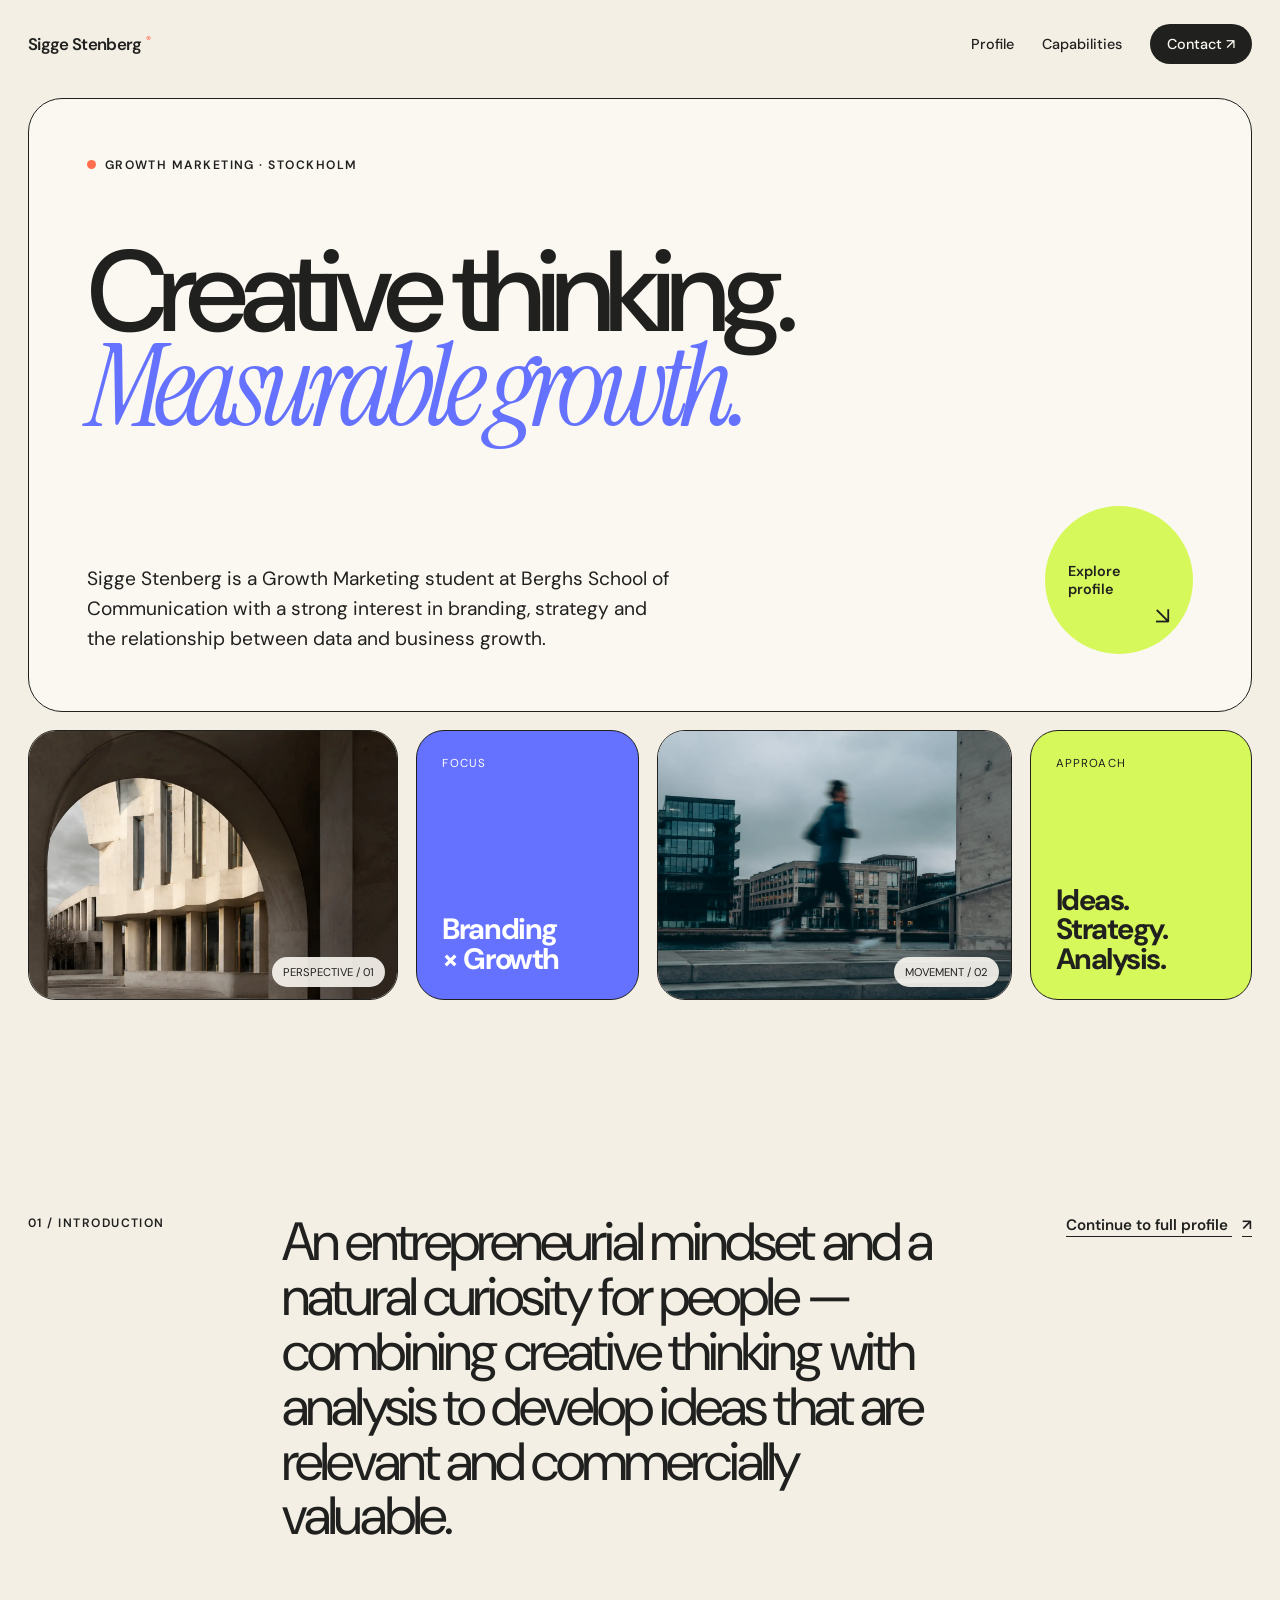
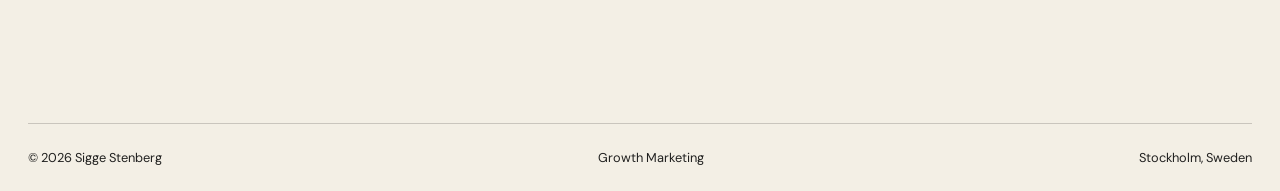
<file: index.html>
<!doctype html>
<html lang="en">
<head>
  <!-- Google Tag Manager -->
<script>(function(w,d,s,l,i){w[l]=w[l]||[];w[l].push({'gtm.start':
new Date().getTime(),event:'gtm.js'});var f=d.getElementsByTagName(s)[0],
j=d.createElement(s),dl=l!='dataLayer'?'&l='+l:'';j.async=true;j.src=
'https://www.googletagmanager.com/gtm.js?id='+i+dl;f.parentNode.insertBefore(j,f);
})(window,document,'script','dataLayer','GTM-52PSTVZL');</script>
<!-- End Google Tag Manager -->
  <meta charset="UTF-8" />
  <meta name="viewport" content="width=device-width, initial-scale=1.0" />

  <meta
    name="description"
    content="Sigge Stenberg — Growth Marketing, branding, strategy and analytics."
  />

  <title>Sigge Stenberg — Growth Marketing</title>
  <link rel="icon" href="favicon.svg" type="image/svg+xml" />

  <link rel="preconnect" href="https://fonts.googleapis.com" />
  <link rel="preconnect" href="https://fonts.gstatic.com" crossorigin />

  <link
    href="https://fonts.googleapis.com/css2?family=DM+Sans:wght@400;500;600&family=Instrument+Serif:ital@0;1&display=swap"
    rel="stylesheet"
  />

  <link rel="stylesheet" href="style.css" />
</head>

<body class="home-page">

  <a class="skip-link" href="#main">Skip to content</a>

  <header class="site-header shell">

    <a class="wordmark" href="index.html">
      Sigge Stenberg<span>®</span>
    </a>

    <nav>
      <a href="profile.html">Profile</a>
      <a href="profile.html#capabilities">Capabilities</a>
      <a class="nav-cta" href="mailto:sigge.stenberg@gmail.com">
        Contact ↗
      </a>
    </nav>

  </header>

  <main id="main">

    <section class="home-hero shell">

      <div class="hero-copy reveal">

        <p class="eyebrow">
          <span></span>
          Growth marketing · Stockholm
        </p>

        <h1>
          Creative thinking.<br />
          <em>Measurable growth.</em>
        </h1>

        <div class="hero-bottom">

          <p>
            Sigge Stenberg is a Growth Marketing student at Berghs School of
            Communication with a strong interest in branding, strategy and the
            relationship between data and business growth.
          </p>

          <a class="round-link" href="profile.html">
            <span>
              Explore<br />
              profile
            </span>

            <strong>↘</strong>
          </a>

        </div>

      </div>

      <div class="hero-composition">

        <figure class="image-tile reveal">
          <img
            src="assets/architecture.webp"
            alt="Modern architecture framed by a geometric arch"
          />
          <figcaption>Perspective / 01</figcaption>
        </figure>

        <div class="statement-card card-blue reveal">
          <span>Focus</span>
          <strong>
            Branding<br />
            × Growth
          </strong>
        </div>

        <figure class="image-tile reveal">
          <img
            src="assets/motion.webp"
            alt="A person in motion through a city scene"
          />
          <figcaption>Movement / 02</figcaption>
        </figure>

        <div class="statement-card card-lime reveal">
          <span>Approach</span>
          <strong>
            Ideas.<br />
            Strategy.<br />
            Analysis.
          </strong>
        </div>

      </div>

    </section>

    <section class="home-intro shell reveal">

      <p class="section-index">
        01 / Introduction
      </p>

      <p class="intro-statement">
        An entrepreneurial mindset and a natural curiosity for people —
        combining creative thinking with analysis to develop ideas that are
        relevant and commercially valuable.
      </p>

      <a class="text-arrow" href="profile.html">
        Continue to full profile <span>↗</span>
      </a>

    </section>

  </main>

  <footer class="home-footer shell">
    <span>© 2026 Sigge Stenberg</span>
    <span>Growth Marketing</span>
    <span>Stockholm, Sweden</span>
  </footer>
<script>
  window.dataLayer = window.dataLayer || [];

  /* Besök på startsidan */
  window.dataLayer.push({
    event: "home_page_view",
    page_name: "home",
    page_type: "landing_page"
  });

  console.log("home_page_view skickades");

  /* Minst 30 sekunder på startsidan */
  window.setTimeout(function () {
    window.dataLayer.push({
      event: "home_page_30_seconds",
      page_name: "home",
      page_type: "landing_page",
      engagement_seconds: 30
    });

    console.log("home_page_30_seconds skickades");
  }, 30000);
</script>
</body>
<!-- Google Tag Manager (noscript) -->
<noscript><iframe src="https://www.googletagmanager.com/ns.html?id=GTM-52PSTVZL"
height="0" width="0" style="display:none;visibility:hidden"></iframe></noscript>
<!-- End Google Tag Manager (noscript) -->
</html>
</file>
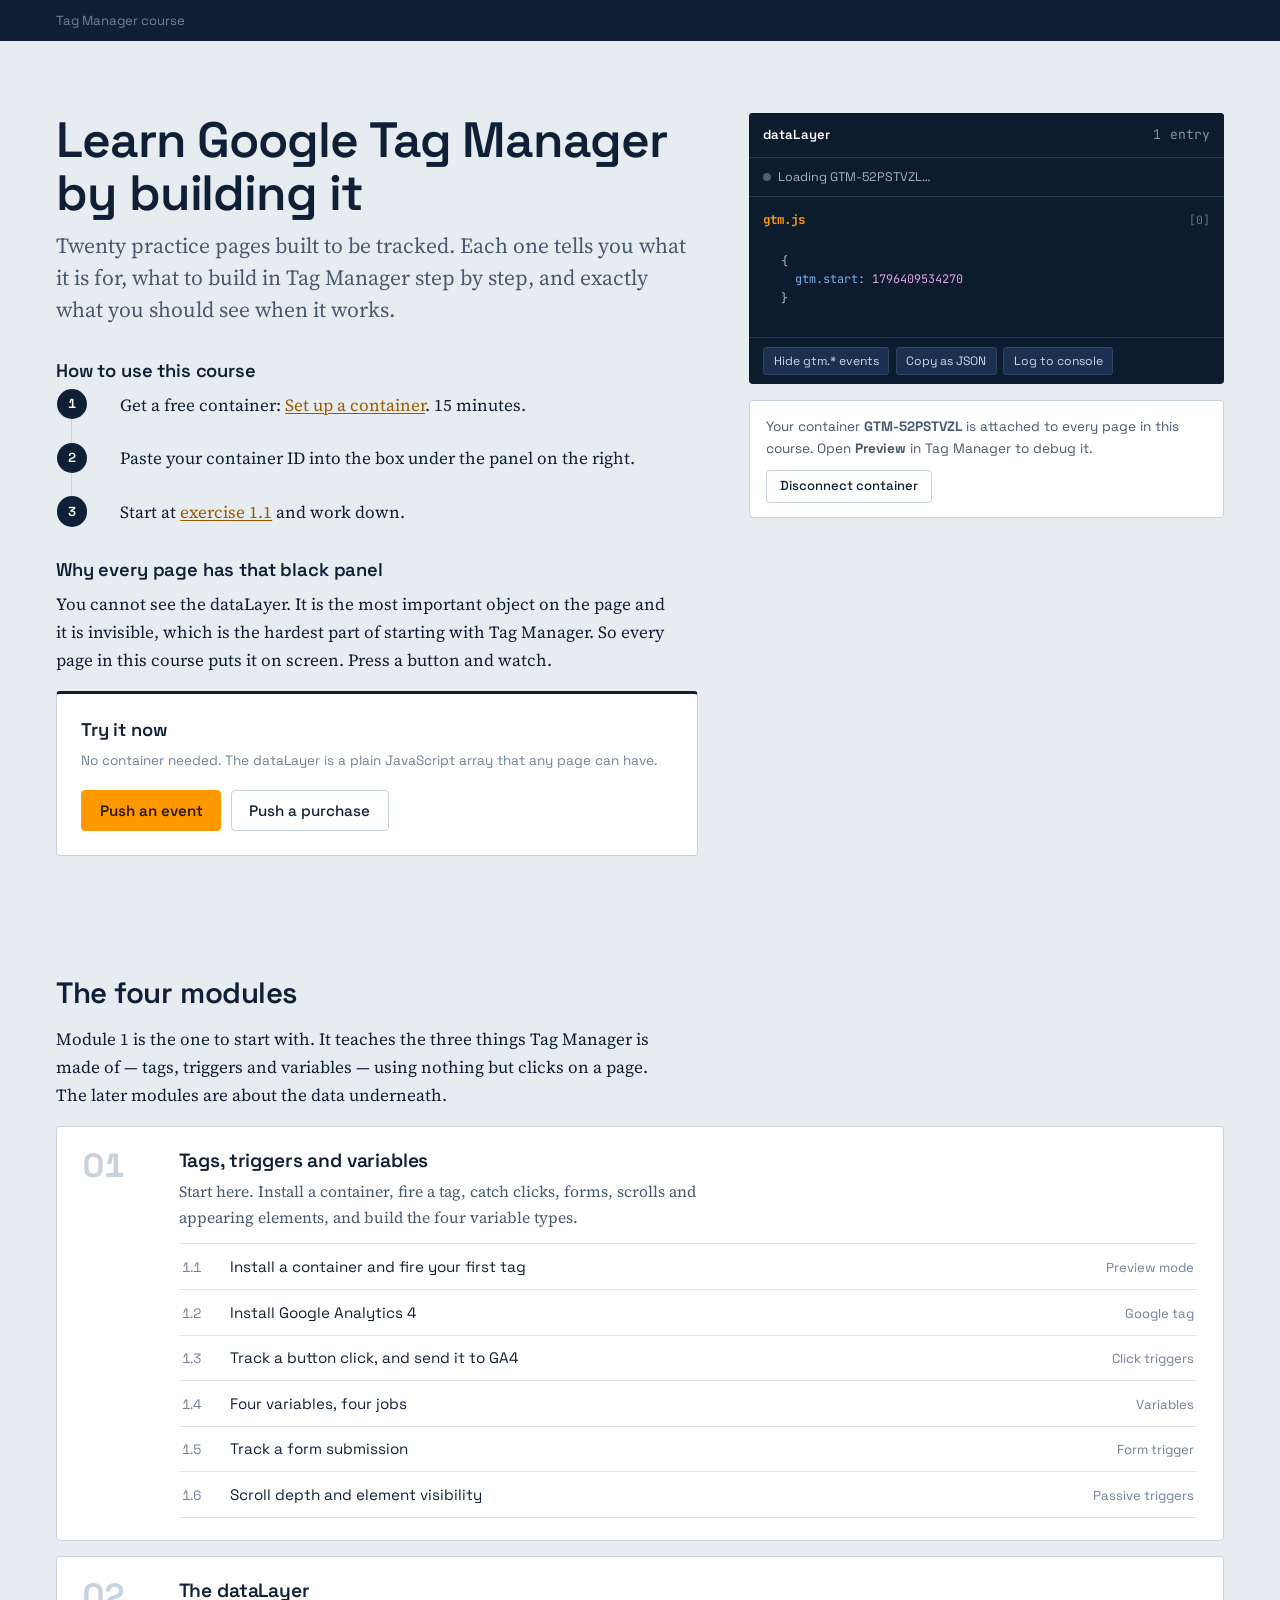
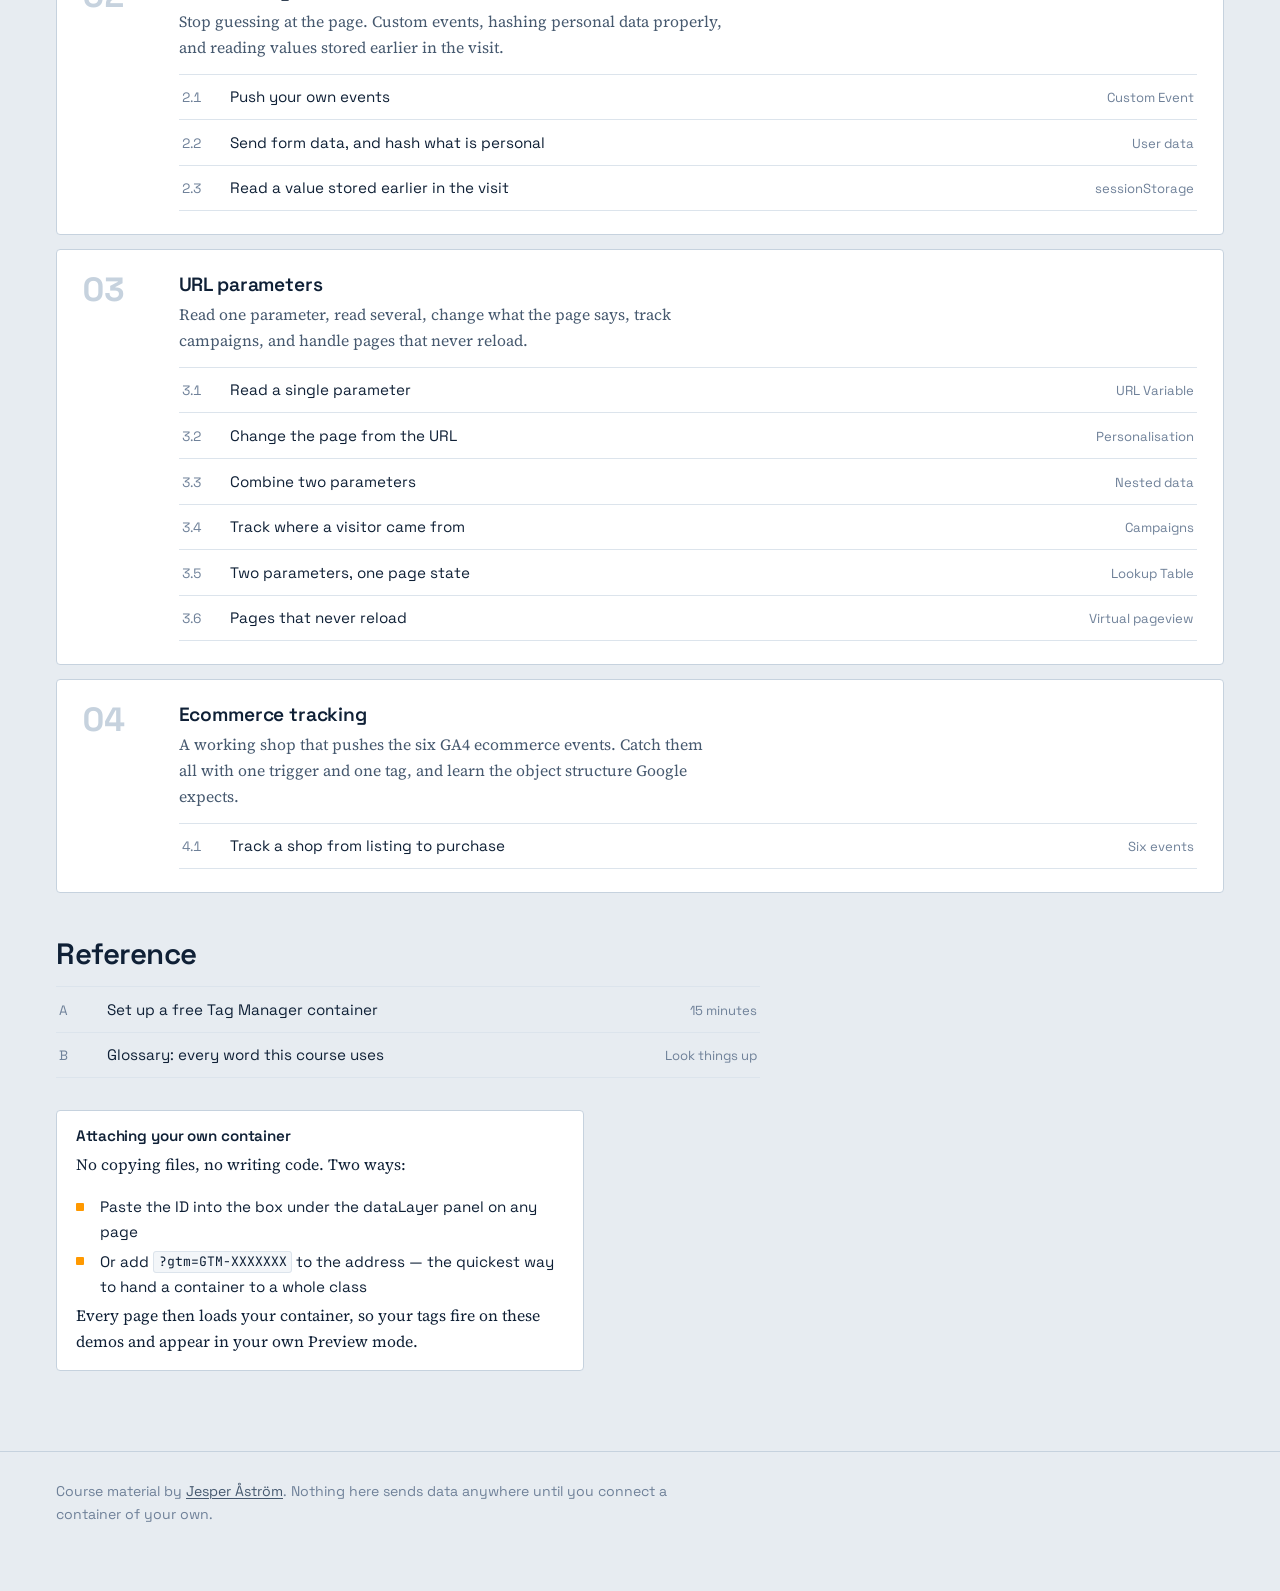
<file: gtm-course/index.html>
<!DOCTYPE html>
<html lang="en">
<head>
<meta charset="UTF-8">
<meta name="viewport" content="width=device-width, initial-scale=1.0">

<title>Google Tag Manager — a hands-on course</title>
<meta name="description" content="Twenty practice pages for learning Google Tag Manager: tags, triggers, variables, the dataLayer, URL parameters and ecommerce tracking. Attach your own container and watch the dataLayer live.">

<link rel="preconnect" href="https://fonts.googleapis.com">
<link rel="preconnect" href="https://fonts.gstatic.com" crossorigin>
<link href="https://fonts.googleapis.com/css2?family=JetBrains+Mono:wght@400;700&family=Source+Serif+4:opsz,wght@8..60,400;8..60,600&family=Space+Grotesk:wght@400;500;600;700&display=swap" rel="stylesheet">
<link rel="stylesheet" href="assets/course.css">
<script src="assets/config.js"></script>
<script src="assets/course.js"></script>
</head>
<body>

<a class="skip" href="#main">Skip to content</a>

<nav aria-label="Breadcrumb">
    <ul class="crumbs">
        <li><a href="index.html" aria-current="page">Tag Manager course</a></li>
    </ul>
</nav>

<main id="main" class="wrap">

    <section class="hero">
        <div class="hero-grid">
            <div>
                <h1>Learn Google Tag Manager by building it</h1>
                <p class="lede">Twenty practice pages built to be tracked. Each one tells you what it is for, what to
                    build in Tag Manager step by step, and exactly what you should see when it works.</p>

                <h3>How to use this course</h3>
                <ol class="steps">
                    <li><p>Get a free container: <a href="reference/setup.html">Set up a container</a>. 15 minutes.</p></li>
                    <li><p>Paste your container ID into the box under the panel on the right.</p></li>
                    <li><p>Start at <a href="01-gtm-basics/1-first-tag.html">exercise 1.1</a> and work down.</p></li>
                </ol>

                <h3>Why every page has that black panel</h3>
                <p>You cannot see the dataLayer. It is the most important object on the page and it is invisible,
                    which is the hardest part of starting with Tag Manager. So every page in this course puts it on
                    screen. Press a button and watch.</p>

                <div class="demo">
                    <h3>Try it now</h3>
                    <p class="demo-hint">No container needed. The dataLayer is a plain JavaScript array that any page
                        can have.</p>
                    <div class="row">
                        <button class="btn signal" id="hero-btn">Push an event</button>
                        <button class="btn secondary" id="hero-btn-2">Push a purchase</button>
                    </div>
                </div>
            </div>

            <div id="monitor"></div>
        </div>
    </section>

    <section class="page">
        <h2>The four modules</h2>
        <p>Module 1 is the one to start with. It teaches the three things Tag Manager is made of — tags, triggers and
            variables — using nothing but clicks on a page. The later modules are about the data underneath.</p>

        <ol class="module-list">

            <li class="module">
                <div>
                    <h3><a href="01-gtm-basics/index.html">Tags, triggers and variables</a></h3>
                    <p>Start here. Install a container, fire a tag, catch clicks, forms, scrolls and appearing
                        elements, and build the four variable types.</p>
                    <ul class="exercises">
            <li><a href="01-gtm-basics/1-first-tag.html"><span class="n">1.1</span><span>Install a container and fire your first tag</span><span class="what">Preview mode</span></a></li>
            <li><a href="01-gtm-basics/2-install-ga4.html"><span class="n">1.2</span><span>Install Google Analytics 4</span><span class="what">Google tag</span></a></li>
            <li><a href="01-gtm-basics/3-click-trigger.html"><span class="n">1.3</span><span>Track a button click, and send it to GA4</span><span class="what">Click triggers</span></a></li>
            <li><a href="01-gtm-basics/4-variables.html"><span class="n">1.4</span><span>Four variables, four jobs</span><span class="what">Variables</span></a></li>
            <li><a href="01-gtm-basics/5-form-trigger.html"><span class="n">1.5</span><span>Track a form submission</span><span class="what">Form trigger</span></a></li>
            <li><a href="01-gtm-basics/6-scroll-visibility.html"><span class="n">1.6</span><span>Scroll depth and element visibility</span><span class="what">Passive triggers</span></a></li>
                    </ul>
                </div>
            </li>

            <li class="module">
                <div>
                    <h3><a href="02-datalayer/index.html">The dataLayer</a></h3>
                    <p>Stop guessing at the page. Custom events, hashing personal data properly, and reading values
                        stored earlier in the visit.</p>
                    <ul class="exercises">
                        <li><a href="02-datalayer/1-push-events.html"><span class="n">2.1</span><span>Push your own events</span><span class="what">Custom Event</span></a></li>
                        <li><a href="02-datalayer/2-form-user-data.html"><span class="n">2.2</span><span>Send form data, and hash what is personal</span><span class="what">User data</span></a></li>
                        <li><a href="02-datalayer/3-storage.html"><span class="n">2.3</span><span>Read a value stored earlier in the visit</span><span class="what">sessionStorage</span></a></li>
                    </ul>
                </div>
            </li>

            <li class="module">
                <div>
                    <h3><a href="03-url-parameters/index.html">URL parameters</a></h3>
                    <p>Read one parameter, read several, change what the page says, track campaigns, and handle
                        pages that never reload.</p>
                    <ul class="exercises">
                        <li><a href="03-url-parameters/1-one-parameter.html"><span class="n">3.1</span><span>Read a single parameter</span><span class="what">URL Variable</span></a></li>
                        <li><a href="03-url-parameters/2-swap-content.html"><span class="n">3.2</span><span>Change the page from the URL</span><span class="what">Personalisation</span></a></li>
                        <li><a href="03-url-parameters/3-two-parameters.html"><span class="n">3.3</span><span>Combine two parameters</span><span class="what">Nested data</span></a></li>
                        <li><a href="03-url-parameters/4-campaign-source.html"><span class="n">3.4</span><span>Track where a visitor came from</span><span class="what">Campaigns</span></a></li>
                        <li><a href="03-url-parameters/5-personalise.html"><span class="n">3.5</span><span>Two parameters, one page state</span><span class="what">Lookup Table</span></a></li>
                        <li><a href="03-url-parameters/6-virtual-pageviews.html"><span class="n">3.6</span><span>Pages that never reload</span><span class="what">Virtual pageview</span></a></li>
                    </ul>
                </div>
            </li>

            <li class="module">
                <div>
                    <h3><a href="04-ecommerce/index.html">Ecommerce tracking</a></h3>
                    <p>A working shop that pushes the six GA4 ecommerce events. Catch them all with one trigger and
                        one tag, and learn the object structure Google expects.</p>
                    <ul class="exercises">
                        <li><a href="04-ecommerce/1-shop.html"><span class="n">4.1</span><span>Track a shop from listing to purchase</span><span class="what">Six events</span></a></li>
                    </ul>
                </div>
            </li>

        </ol>

        <h2>Reference</h2>
        <ul class="exercises" style="max-width:44rem">
            <li><a href="reference/setup.html"><span class="n">A</span><span>Set up a free Tag Manager container</span><span class="what">15 minutes</span></a></li>
            <li><a href="reference/glossary.html"><span class="n">B</span><span>Glossary: every word this course uses</span><span class="what">Look things up</span></a></li>
        </ul>

        <div class="note" style="margin-top:2rem">
            <h3>Attaching your own container</h3>
            <p>No copying files, no writing code. Two ways:</p>
            <ul class="build-list">
                <li>Paste the ID into the box under the dataLayer panel on any page</li>
                <li>Or add <code>?gtm=GTM-XXXXXXX</code> to the address — the quickest way to hand a container to a whole class</li>
            </ul>
            <p>Every page then loads your container, so your tags fire on these demos and appear in your own Preview
                mode.</p>
        </div>
    </section>

</main>

<footer class="site">
    <p>Course material by <a href="https://jesperastrom.github.io/">Jesper Åström</a>.
        Nothing here sends data anywhere until you connect a container of your own.</p>
</footer>

<script>
document.getElementById('hero-btn').addEventListener('click', function () {
    Course.push({
        event: 'course_demo_click',
        button_text: this.textContent,
        page_section: 'hero'
    });
});

document.getElementById('hero-btn-2').addEventListener('click', function () {
    Course.push({
        event: 'purchase',
        ecommerce: {
            transaction_id: 'T-' + Math.floor(Math.random() * 90000 + 10000),
            value: 419.00,
            currency: 'SEK',
            items: [{ item_id: 'SKU-12', item_name: 'Demo product', price: 419.00, quantity: 1 }]
        }
    });
});
</script>

</body>
</html>
</file>
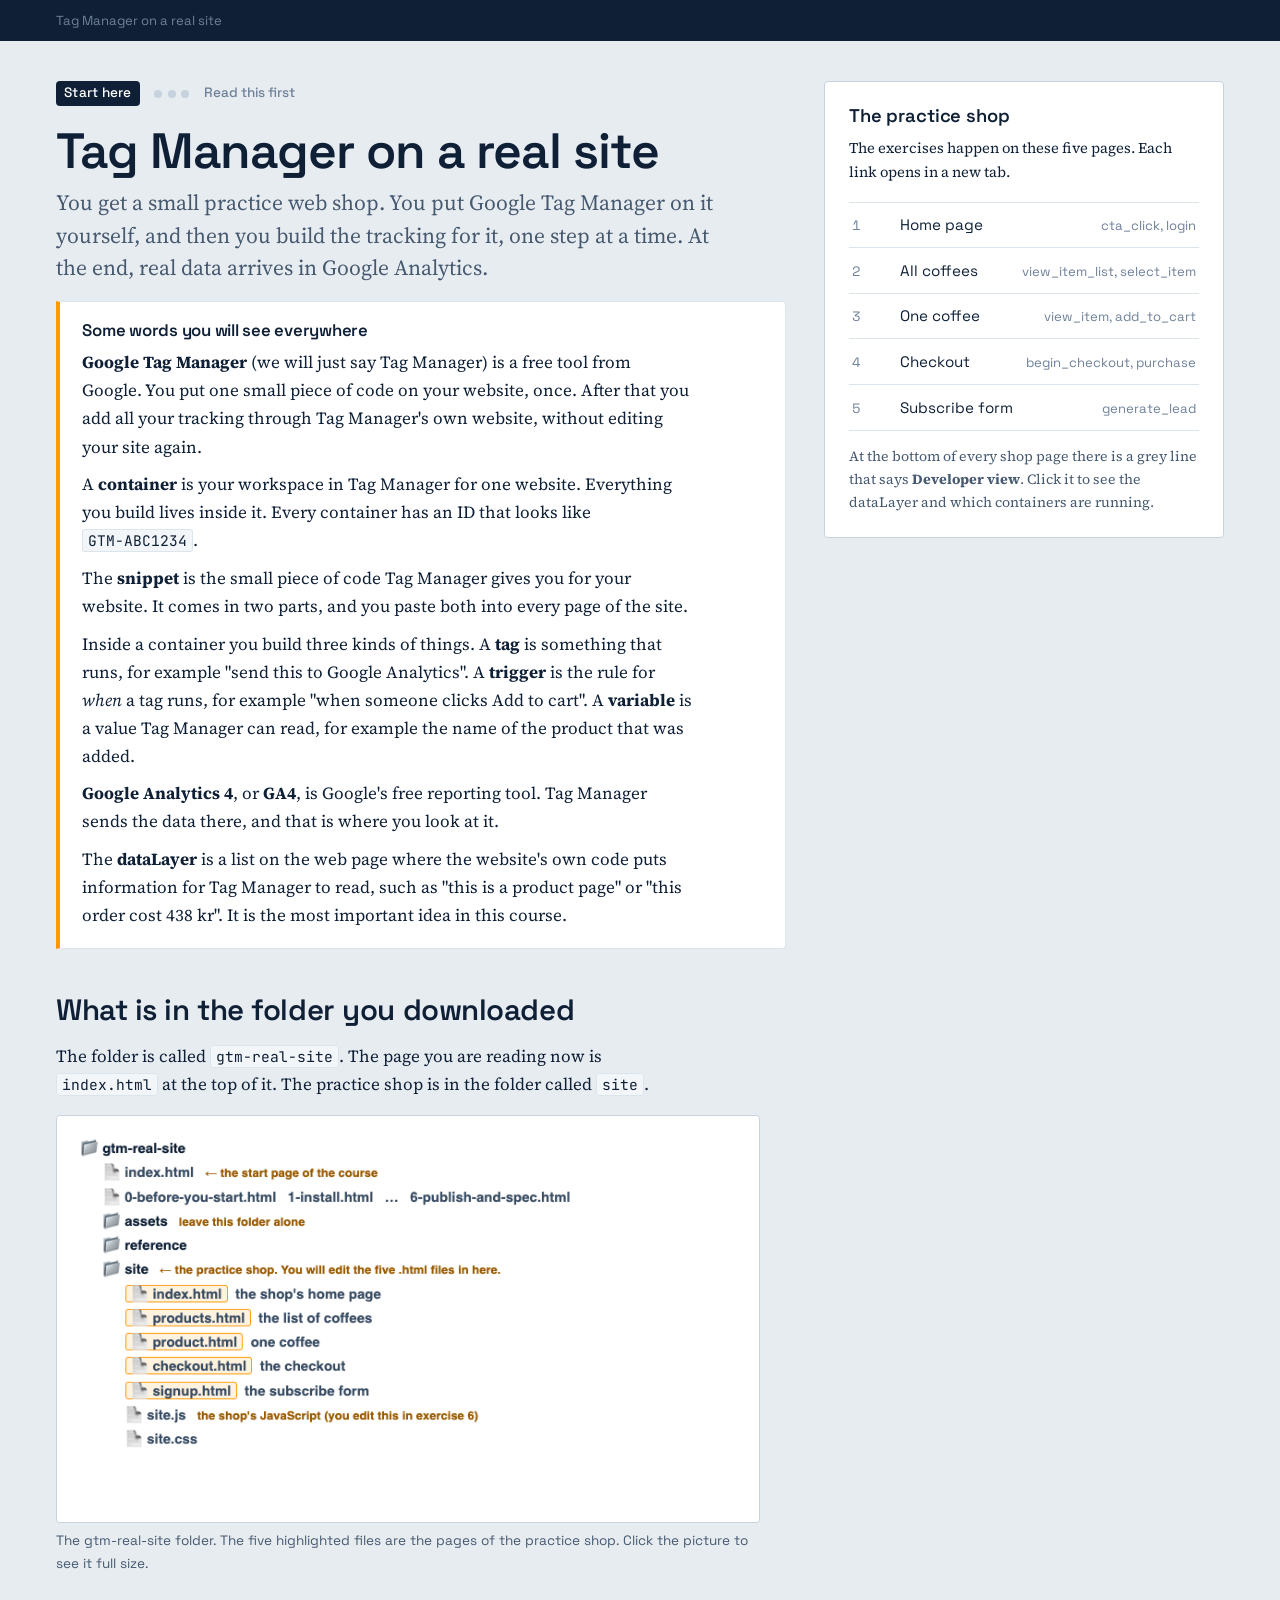
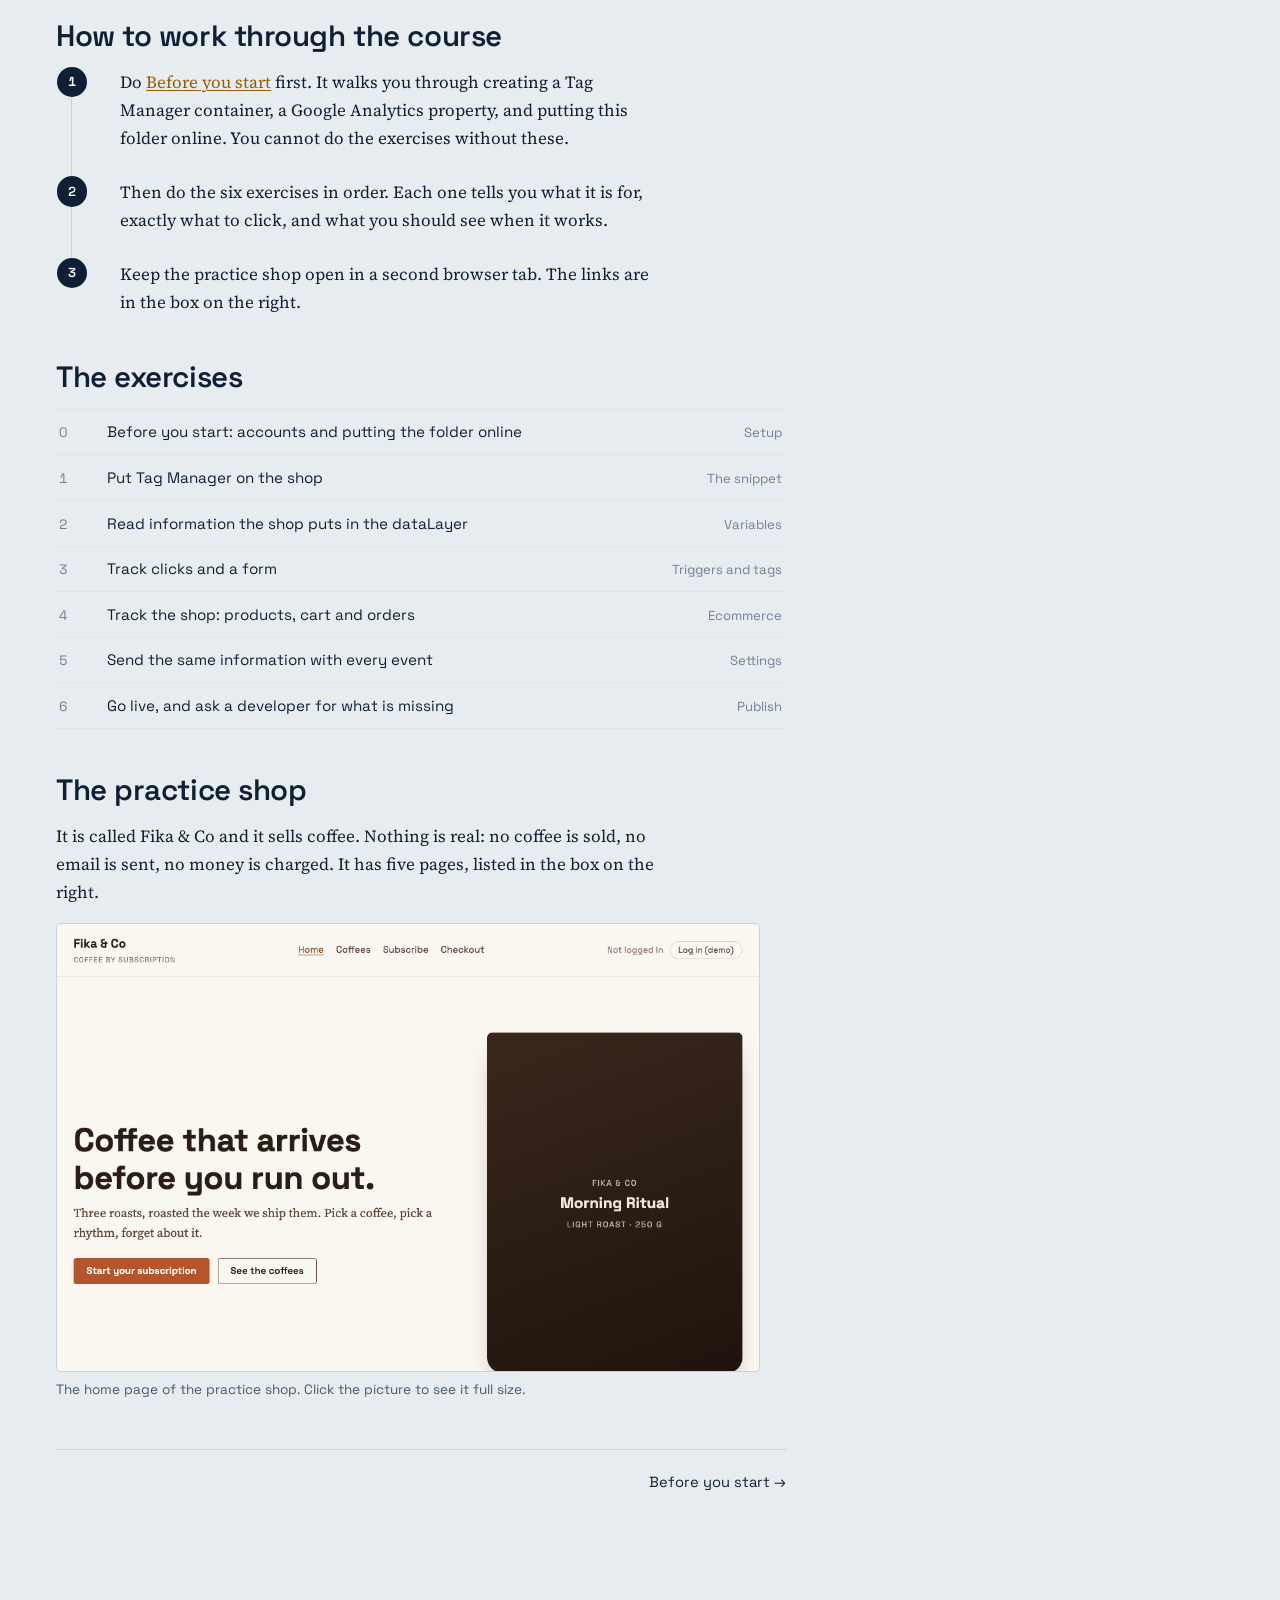
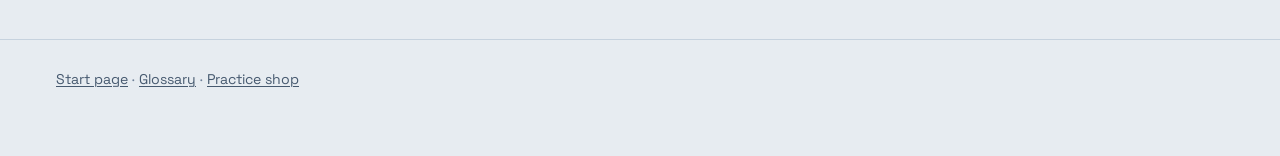
<file: gtm-real-site/index.html>
<!DOCTYPE html>
<html lang="en">
<head>
<!-- Google Tag Manager -->
<script>(function(w,d,s,l,i){w[l]=w[l]||[];w[l].push({'gtm.start':
new Date().getTime(),event:'gtm.js'});var f=d.getElementsByTagName(s)[0],
j=d.createElement(s),dl=l!='dataLayer'?'&l='+l:'';j.async=true;j.src=
'https://www.googletagmanager.com/gtm.js?id='+i+dl;f.parentNode.insertBefore(j,f);
})(window,document,'script','dataLayer','GTM-W2S6DPBK');</script>
<!-- End Google Tag Manager -->
<meta charset="UTF-8">
<meta name="viewport" content="width=device-width, initial-scale=1.0">
<title>Tag Manager on a real site</title>
<meta name="description" content="A hands-on Google Tag Manager course for beginners. You put Tag Manager on a small practice web shop yourself, then build the tracking for it step by step and see the results in Google Analytics.">
<link rel="preconnect" href="https://fonts.googleapis.com">
<link rel="preconnect" href="https://fonts.gstatic.com" crossorigin>
<link href="https://fonts.googleapis.com/css2?family=JetBrains+Mono:wght@400;700&family=Source+Serif+4:opsz,wght@8..60,400;8..60,600&family=Space+Grotesk:wght@400;500;600;700&display=swap" rel="stylesheet">
<link rel="stylesheet" href="assets/course.css">
</head>
<body>
<!-- Google Tag Manager (noscript) -->
<noscript><iframe src="https://www.googletagmanager.com/ns.html?id=GTM-W2S6DPBK"
height="0" width="0" style="display:none;visibility:hidden"></iframe></noscript>
<!-- End Google Tag Manager (noscript) -->

<a class="skip" href="#main">Skip to content</a>

<nav aria-label="Breadcrumb">
    <ul class="crumbs">
        <li><a href="index.html" aria-current="page">Tag Manager on a real site</a></li>
    </ul>
</nav>

<main id="main" class="wrap">
<div class="bench">
    <div class="column">

        <div class="ex-meta">
            <span class="ex-no">Start here</span>
            <span class="level"><i></i><i></i><i></i> </span>
            <span>Read this first</span>
        </div>

        <h1>Tag Manager on a real site</h1>
        <p class="lede">You get a small practice web shop. You put Google Tag Manager on it yourself, and then you build
            the tracking for it, one step at a time. At the end, real data arrives in Google Analytics.</p>

        <div class="purpose">
            <h2>Some words you will see everywhere</h2>
            <p><b>Google Tag Manager</b> (we will just say Tag Manager) is a free tool from Google. You put one small
                piece of code on your website, once. After that you add all your tracking through Tag Manager's own
                website, without editing your site again.</p>
            <p>A <b>container</b> is your workspace in Tag Manager for one website. Everything you build lives inside
                it. Every container has an ID that looks like <code>GTM-ABC1234</code>.</p>
            <p>The <b>snippet</b> is the small piece of code Tag Manager gives you for your website. It comes in two
                parts, and you paste both into every page of the site.</p>
            <p>Inside a container you build three kinds of things. A <b>tag</b> is something that runs, for example
                "send this to Google Analytics". A <b>trigger</b> is the rule for <em>when</em> a tag runs, for example
                "when someone clicks Add to cart". A <b>variable</b> is a value Tag Manager can read, for example the
                name of the product that was added.</p>
            <p><b>Google Analytics 4</b>, or <b>GA4</b>, is Google's free reporting tool. Tag Manager sends the data
                there, and that is where you look at it.</p>
            <p>The <b>dataLayer</b> is a list on the web page where the website's own code puts information for Tag
                Manager to read, such as "this is a product page" or "this order cost 438 kr". It is the most
                important idea in this course.</p>
        </div>

        <h2>What is in the folder you downloaded</h2>
        <p>The folder is called <code>gtm-real-site</code>. The page you are reading now is <code>index.html</code>
            at the top of it. The practice shop is in the folder called <code>site</code>.</p>
        <figure class="shot"><a href="assets/img/folder.png" target="_blank" rel="noopener"><img src="assets/img/folder.png" alt="The gtm-real-site folder. The five highlighted files are the pages of the practice shop."></a><figcaption>The gtm-real-site folder. The five highlighted files are the pages of the practice shop. Click the picture to see it full size.</figcaption></figure>

        <h2>How to work through the course</h2>
        <ol class="steps">
            <li><p>Do <a href="0-before-you-start.html">Before you start</a> first. It walks you through creating a
                Tag Manager container, a Google Analytics property, and putting this folder online. You cannot do the
                exercises without these.</p></li>
            <li><p>Then do the six exercises in order. Each one tells you what it is for, exactly what to click, and
                what you should see when it works.</p></li>
            <li><p>Keep the practice shop open in a second browser tab. The links are in the box on the right.</p></li>
        </ol>

        <h2>The exercises</h2>
        <ul class="exercises">
            <li><a href="0-before-you-start.html"><span class="n">0</span><span>Before you start: accounts and putting the folder online</span><span class="what">Setup</span></a></li>
            <li><a href="1-install.html"><span class="n">1</span><span>Put Tag Manager on the shop</span><span class="what">The snippet</span></a></li>
            <li><a href="2-page-data.html"><span class="n">2</span><span>Read information the shop puts in the dataLayer</span><span class="what">Variables</span></a></li>
            <li><a href="3-custom-events.html"><span class="n">3</span><span>Track clicks and a form</span><span class="what">Triggers and tags</span></a></li>
            <li><a href="4-ecommerce.html"><span class="n">4</span><span>Track the shop: products, cart and orders</span><span class="what">Ecommerce</span></a></li>
            <li><a href="5-shared-settings.html"><span class="n">5</span><span>Send the same information with every event</span><span class="what">Settings</span></a></li>
            <li><a href="6-publish-and-spec.html"><span class="n">6</span><span>Go live, and ask a developer for what is missing</span><span class="what">Publish</span></a></li>
        </ul>

        <h2>The practice shop</h2>
        <p>It is called Fika &amp; Co and it sells coffee. Nothing is real: no coffee is sold, no email is sent, no
            money is charged. It has five pages, listed in the box on the right.</p>
        <figure class="shot"><a href="assets/img/site-home.png" target="_blank" rel="noopener"><img src="assets/img/site-home.png" alt="The home page of the practice shop."></a><figcaption>The home page of the practice shop. Click the picture to see it full size.</figcaption></figure>


        <div class="pager">
            <span></span>
            <span><a href="0-before-you-start.html">Before you start &rarr;</a></span>
        </div>
    </div>

    <div class="rail">
        <div class="card">
            <h3 style="margin-top:0">The practice shop</h3>
            <p style="font-size:.92rem">The exercises happen on these five pages. Each link opens in a new tab.</p>
            <ul class="exercises"><li><a href="site/index.html" target="_blank" rel="noopener"><span class="n">1</span><span>Home page</span><span class="what">cta_click, login</span></a></li><li><a href="site/products.html" target="_blank" rel="noopener"><span class="n">2</span><span>All coffees</span><span class="what">view_item_list, select_item</span></a></li><li><a href="site/product.html?sku=FK-002" target="_blank" rel="noopener"><span class="n">3</span><span>One coffee</span><span class="what">view_item, add_to_cart</span></a></li><li><a href="site/checkout.html" target="_blank" rel="noopener"><span class="n">4</span><span>Checkout</span><span class="what">begin_checkout, purchase</span></a></li><li><a href="site/signup.html" target="_blank" rel="noopener"><span class="n">5</span><span>Subscribe form</span><span class="what">generate_lead</span></a></li></ul>
            <p style="font-size:.88rem;margin:.9rem 0 0;color:var(--ink-2)">At the bottom of every shop page there is a grey line that says <b>Developer view</b>. Click it to see the dataLayer and which containers are running.</p>
        </div>
    </div>
</div>
</main>

<footer class="site">
    <p><a href="index.html">Start page</a> · <a href="reference/glossary.html">Glossary</a> · <a href="site/index.html">Practice shop</a></p>
</footer>

</body>
</html>
</file>
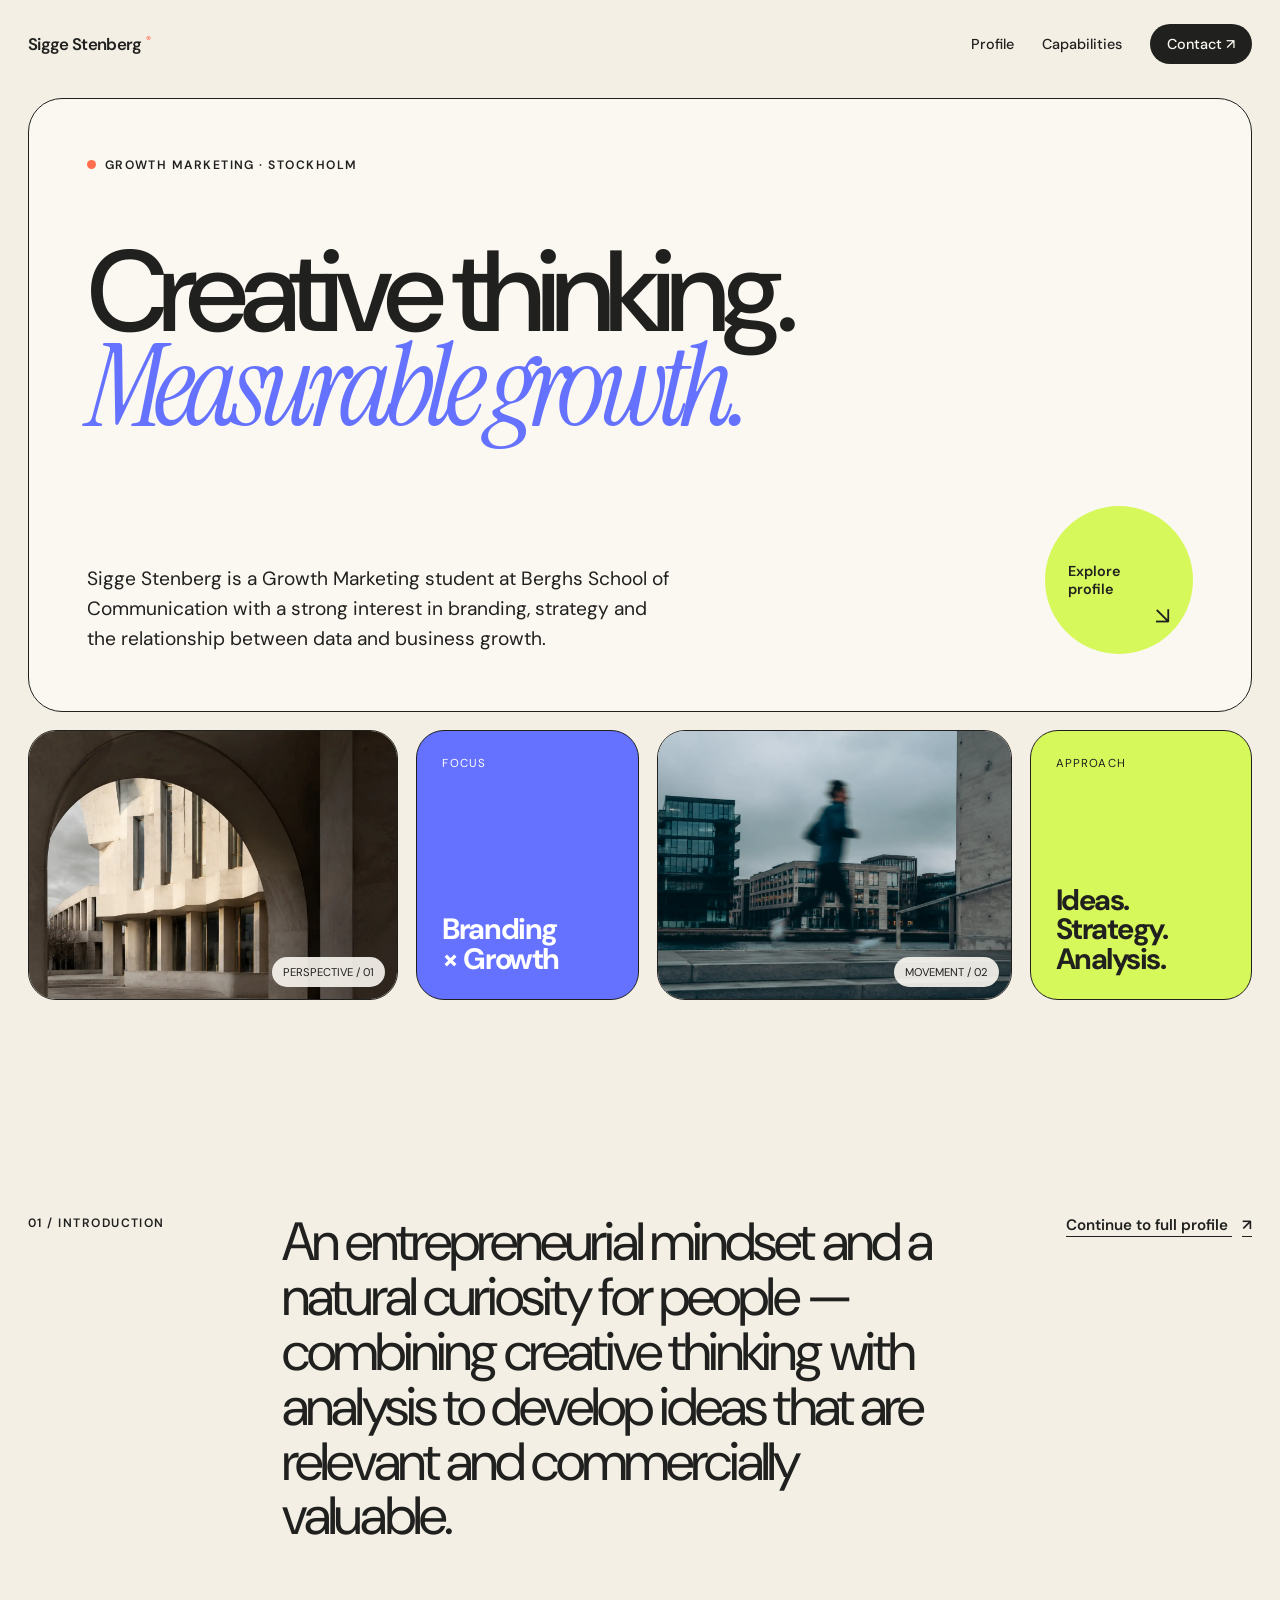
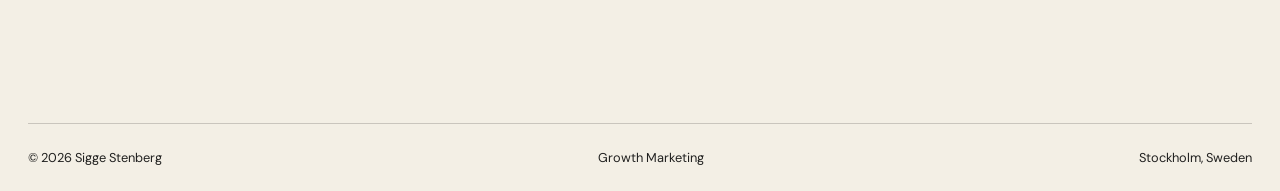
<file: portfolio-final/index.html>
<!doctype html>
<html lang="en">
<head>
  <!-- Google Tag Manager -->
<script>(function(w,d,s,l,i){w[l]=w[l]||[];w[l].push({'gtm.start':
new Date().getTime(),event:'gtm.js'});var f=d.getElementsByTagName(s)[0],
j=d.createElement(s),dl=l!='dataLayer'?'&l='+l:'';j.async=true;j.src=
'https://www.googletagmanager.com/gtm.js?id='+i+dl;f.parentNode.insertBefore(j,f);
})(window,document,'script','dataLayer','GTM-52PSTVZL');</script>
<!-- End Google Tag Manager -->
  <meta charset="UTF-8" />
  <meta name="viewport" content="width=device-width, initial-scale=1.0" />

  <meta
    name="description"
    content="Sigge Stenberg — Growth Marketing, branding, strategy and analytics."
  />

  <title>Sigge Stenberg — Growth Marketing</title>
  <link rel="icon" href="favicon.svg" type="image/svg+xml" />

  <link rel="preconnect" href="https://fonts.googleapis.com" />
  <link rel="preconnect" href="https://fonts.gstatic.com" crossorigin />

  <link
    href="https://fonts.googleapis.com/css2?family=DM+Sans:wght@400;500;600&family=Instrument+Serif:ital@0;1&display=swap"
    rel="stylesheet"
  />

  <link rel="stylesheet" href="style.css" />
</head>

<body class="home-page">

  <a class="skip-link" href="#main">Skip to content</a>

  <header class="site-header shell">

    <a class="wordmark" href="index.html">
      Sigge Stenberg<span>®</span>
    </a>

    <nav>
      <a href="profile.html">Profile</a>
      <a href="profile.html#capabilities">Capabilities</a>
      <a class="nav-cta" href="mailto:sigge.stenberg@gmail.com">
        Contact ↗
      </a>
    </nav>

  </header>

  <main id="main">

    <section class="home-hero shell">

      <div class="hero-copy reveal">

        <p class="eyebrow">
          <span></span>
          Growth marketing · Stockholm
        </p>

        <h1>
          Creative thinking.<br />
          <em>Measurable growth.</em>
        </h1>

        <div class="hero-bottom">

          <p>
            Sigge Stenberg is a Growth Marketing student at Berghs School of
            Communication with a strong interest in branding, strategy and the
            relationship between data and business growth.
          </p>

          <a class="round-link" href="profile.html">
            <span>
              Explore<br />
              profile
            </span>

            <strong>↘</strong>
          </a>

        </div>

      </div>

      <div class="hero-composition">

        <figure class="image-tile reveal">
          <img
            src="assets/architecture.webp"
            alt="Modern architecture framed by a geometric arch"
          />
          <figcaption>Perspective / 01</figcaption>
        </figure>

        <div class="statement-card card-blue reveal">
          <span>Focus</span>
          <strong>
            Branding<br />
            × Growth
          </strong>
        </div>

        <figure class="image-tile reveal">
          <img
            src="assets/motion.webp"
            alt="A person in motion through a city scene"
          />
          <figcaption>Movement / 02</figcaption>
        </figure>

        <div class="statement-card card-lime reveal">
          <span>Approach</span>
          <strong>
            Ideas.<br />
            Strategy.<br />
            Analysis.
          </strong>
        </div>

      </div>

    </section>

    <section class="home-intro shell reveal">

      <p class="section-index">
        01 / Introduction
      </p>

      <p class="intro-statement">
        An entrepreneurial mindset and a natural curiosity for people —
        combining creative thinking with analysis to develop ideas that are
        relevant and commercially valuable.
      </p>

      <a class="text-arrow" href="profile.html">
        Continue to full profile <span>↗</span>
      </a>

    </section>

  </main>

  <footer class="home-footer shell">
    <span>© 2026 Sigge Stenberg</span>
    <span>Growth Marketing</span>
    <span>Stockholm, Sweden</span>
  </footer>

</body>
<!-- Google Tag Manager (noscript) -->
<noscript><iframe src="https://www.googletagmanager.com/ns.html?id=GTM-52PSTVZL"
height="0" width="0" style="display:none;visibility:hidden"></iframe></noscript>
<!-- End Google Tag Manager (noscript) -->
</html>
</file>
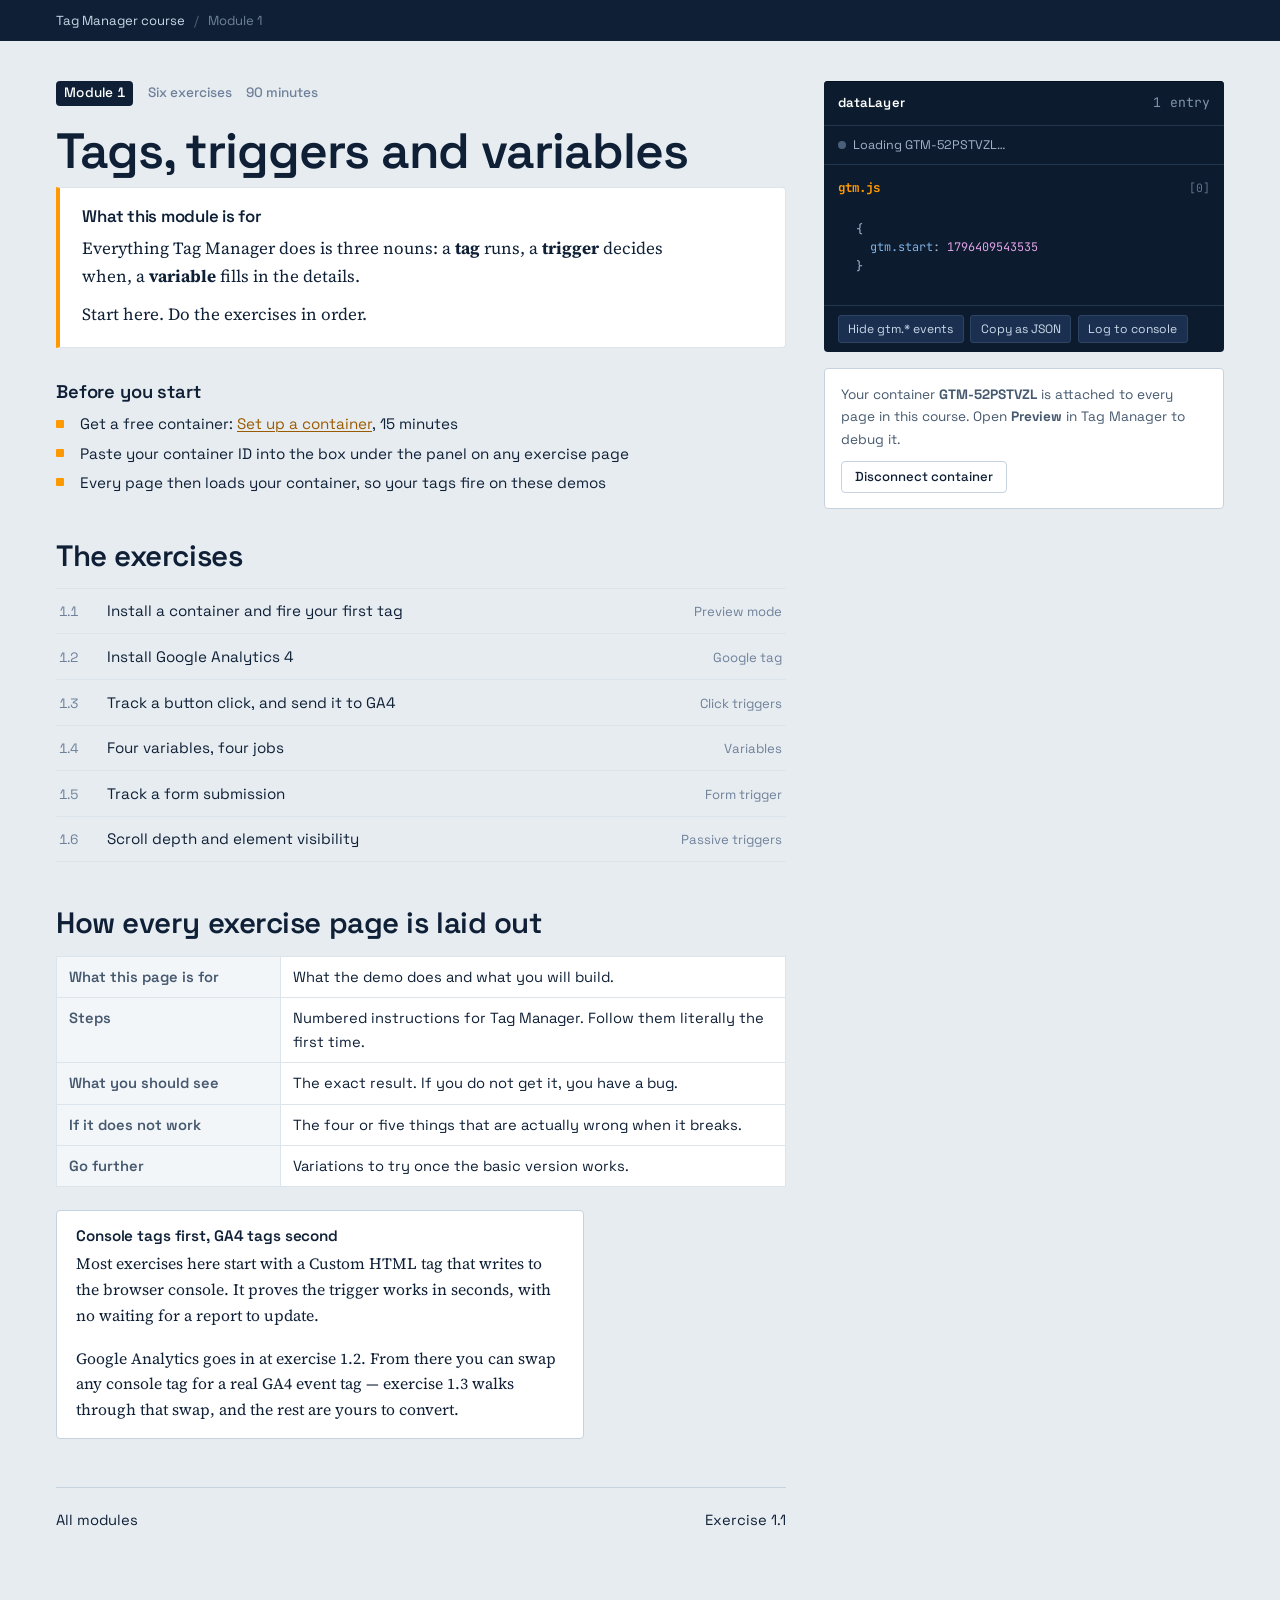
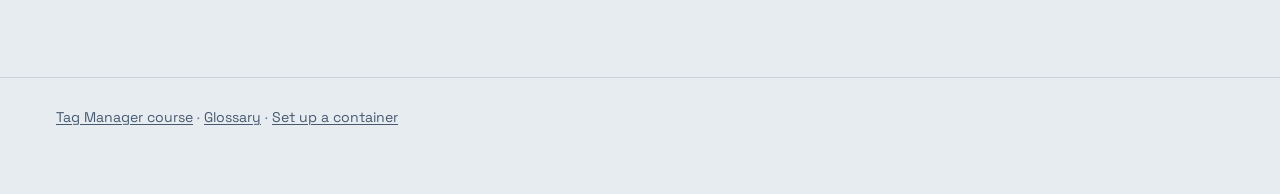
<file: gtm-course/01-gtm-basics/index.html>
<!DOCTYPE html>
<html lang="en">
<head>
<meta charset="UTF-8">
<meta name="viewport" content="width=device-width, initial-scale=1.0">
<title>Module 1 — Tags, triggers and variables</title>
<meta name="description" content="Beginner Google Tag Manager exercises: install a container, fire a tag, build click and form triggers, and create the four variable types you will use every day.">
<link rel="preconnect" href="https://fonts.googleapis.com">
<link rel="preconnect" href="https://fonts.gstatic.com" crossorigin>
<link href="https://fonts.googleapis.com/css2?family=JetBrains+Mono:wght@400;700&family=Source+Serif+4:opsz,wght@8..60,400;8..60,600&family=Space+Grotesk:wght@400;500;600;700&display=swap" rel="stylesheet">
<link rel="stylesheet" href="../assets/course.css">
<script src="../assets/config.js"></script>
<script src="../assets/course.js"></script>
</head>
<body>

<a class="skip" href="#main">Skip to content</a>

<nav aria-label="Breadcrumb">
    <ul class="crumbs">
        <li><a href="../index.html">Tag Manager course</a></li>
        <li><a href="index.html" aria-current="page">Module 1</a></li>
    </ul>
</nav>

<main id="main" class="wrap">
<div class="bench">
    <div class="column">

        <div class="ex-meta">
            <span class="ex-no">Module 1</span>
            <span>Six exercises</span>
            <span>90 minutes</span>
        </div>

        <h1>Tags, triggers and variables</h1>

        <div class="purpose">
            <h2>What this module is for</h2>
            <p>Everything Tag Manager does is three nouns: a <b>tag</b> runs, a <b>trigger</b> decides when, a
                <b>variable</b> fills in the details.</p>
            <p>Start here. Do the exercises in order.</p>
        </div>

        <h3>Before you start</h3>
        <ul class="build-list">
            <li>Get a free container: <a href="../reference/setup.html">Set up a container</a>, 15 minutes</li>
            <li>Paste your container ID into the box under the panel on any exercise page</li>
            <li>Every page then loads your container, so your tags fire on these demos</li>
        </ul>

        <h2>The exercises</h2>
        <ul class="exercises">
            <li><a href="1-first-tag.html"><span class="n">1.1</span><span>Install a container and fire your first tag</span><span class="what">Preview mode</span></a></li>
            <li><a href="2-install-ga4.html"><span class="n">1.2</span><span>Install Google Analytics 4</span><span class="what">Google tag</span></a></li>
            <li><a href="3-click-trigger.html"><span class="n">1.3</span><span>Track a button click, and send it to GA4</span><span class="what">Click triggers</span></a></li>
            <li><a href="4-variables.html"><span class="n">1.4</span><span>Four variables, four jobs</span><span class="what">Variables</span></a></li>
            <li><a href="5-form-trigger.html"><span class="n">1.5</span><span>Track a form submission</span><span class="what">Form trigger</span></a></li>
            <li><a href="6-scroll-visibility.html"><span class="n">1.6</span><span>Scroll depth and element visibility</span><span class="what">Passive triggers</span></a></li>
        </ul>

        <h2>How every exercise page is laid out</h2>
        <table class="settings">
            <tr><th>What this page is for</th><td>What the demo does and what you will build.</td></tr>
            <tr><th>Steps</th><td>Numbered instructions for Tag Manager. Follow them literally the first time.</td></tr>
            <tr><th>What you should see</th><td>The exact result. If you do not get it, you have a bug.</td></tr>
            <tr><th>If it does not work</th><td>The four or five things that are actually wrong when it breaks.</td></tr>
            <tr><th>Go further</th><td>Variations to try once the basic version works.</td></tr>
        </table>

        <div class="note">
            <h3>Console tags first, GA4 tags second</h3>
            <p>Most exercises here start with a Custom HTML tag that writes to the browser console. It proves the
                trigger works in seconds, with no waiting for a report to update.</p>
            <p>Google Analytics goes in at exercise 1.2. From there you can swap any console tag for a real GA4
                event tag — exercise 1.3 walks through that swap, and the rest are yours to convert.</p>
        </div>

        <div class="pager">
            <span><a href="../index.html">All modules</a></span>
            <span><a href="1-first-tag.html">Exercise 1.1</a></span>
        </div>

    </div>

    <div class="rail">
        <div id="monitor"></div>
    </div>
</div>
</main>

<footer class="site">
    <p><a href="../index.html">Tag Manager course</a> · <a href="../reference/glossary.html">Glossary</a> · <a href="../reference/setup.html">Set up a container</a></p>
</footer>

</body>
</html>
</file>
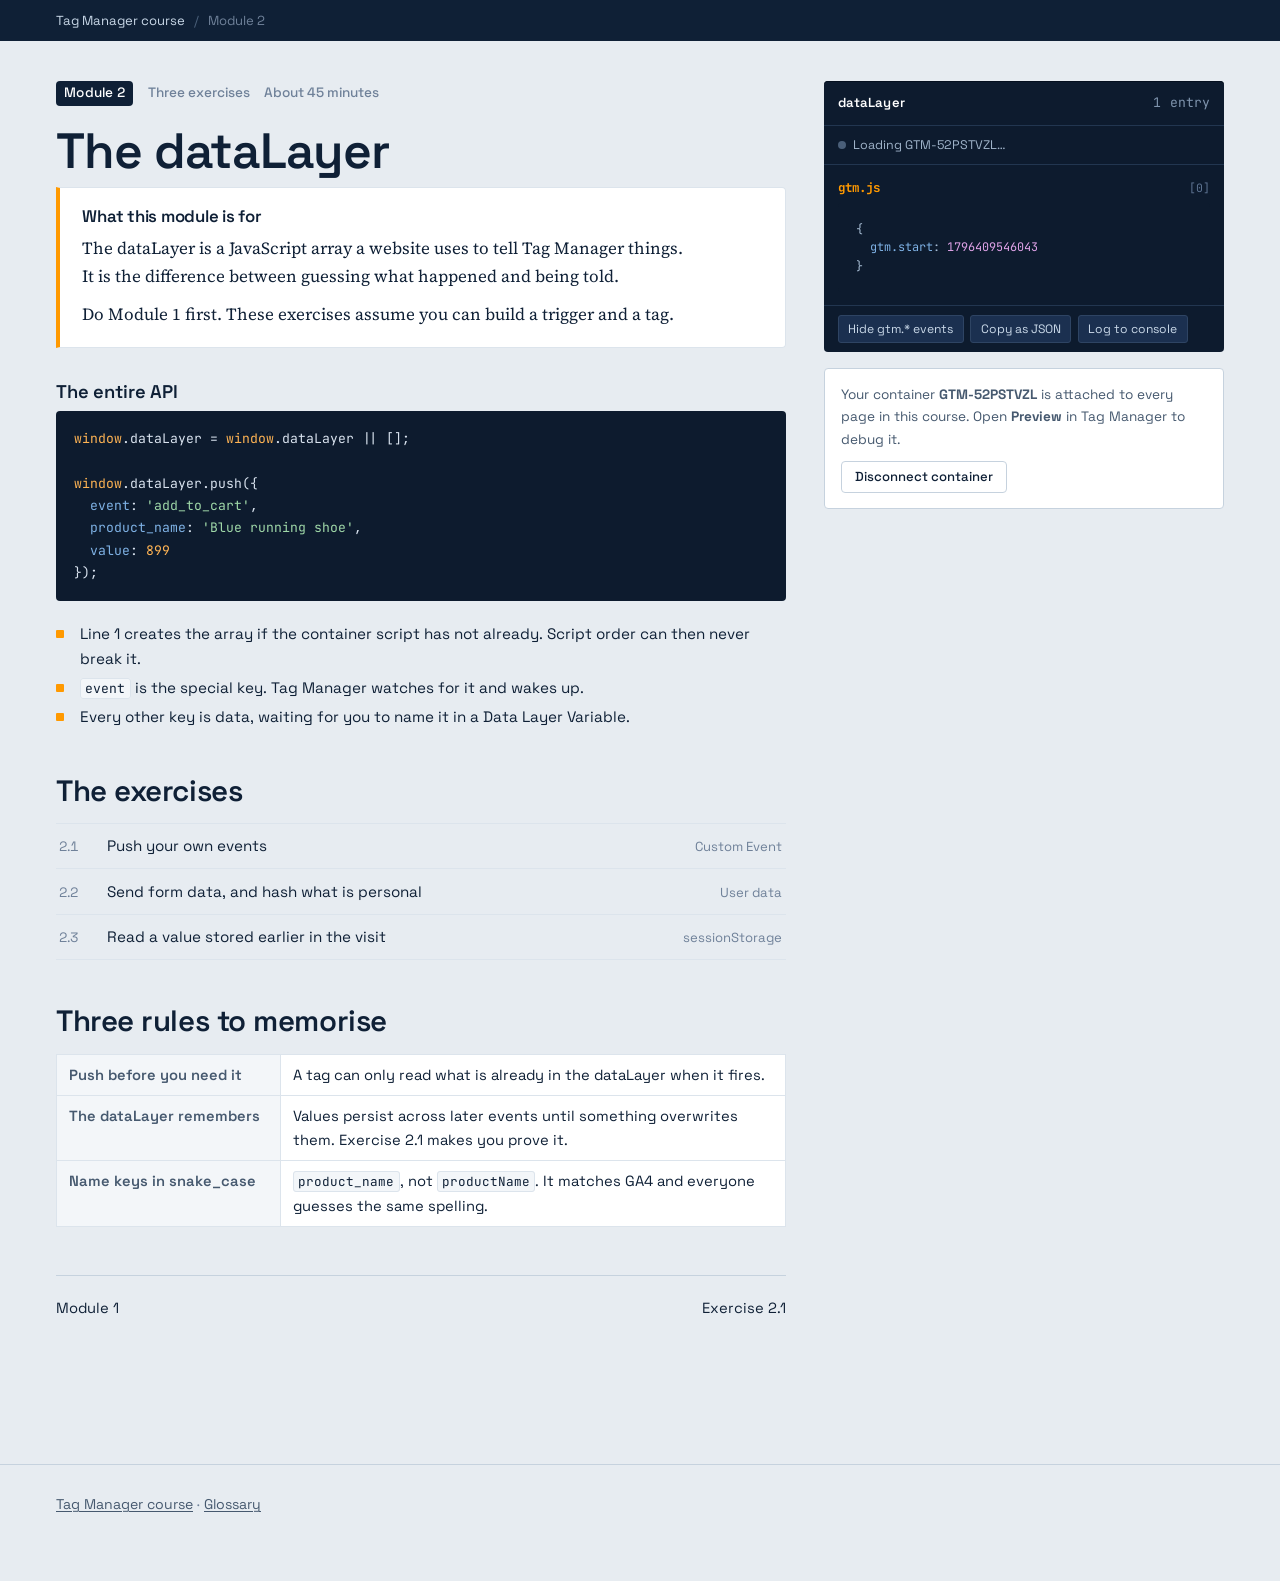
<file: gtm-course/02-datalayer/index.html>
<!DOCTYPE html>
<html lang="en">
<head>
<meta charset="UTF-8">
<meta name="viewport" content="width=device-width, initial-scale=1.0">
<title>Module 2 — The dataLayer</title>
<meta name="description" content="GTM exercises on the dataLayer: custom events, Data Layer Variables, user data and hashing, and reading values stored earlier in the visit.">
<link rel="preconnect" href="https://fonts.googleapis.com">
<link rel="preconnect" href="https://fonts.gstatic.com" crossorigin>
<link href="https://fonts.googleapis.com/css2?family=JetBrains+Mono:wght@400;700&family=Source+Serif+4:opsz,wght@8..60,400;8..60,600&family=Space+Grotesk:wght@400;500;600;700&display=swap" rel="stylesheet">
<link rel="stylesheet" href="../assets/course.css">
<script src="../assets/config.js"></script>
<script src="../assets/course.js"></script>
</head>
<body>

<a class="skip" href="#main">Skip to content</a>

<nav aria-label="Breadcrumb">
    <ul class="crumbs">
        <li><a href="../index.html">Tag Manager course</a></li>
        <li><a href="index.html" aria-current="page">Module 2</a></li>
    </ul>
</nav>

<main id="main" class="wrap">
<div class="bench">
    <div class="column">

        <div class="ex-meta">
            <span class="ex-no">Module 2</span>
            <span>Three exercises</span>
            <span>About 45 minutes</span>
        </div>

        <h1>The dataLayer</h1>

        <div class="purpose">
            <h2>What this module is for</h2>
            <p>The dataLayer is a JavaScript array a website uses to tell Tag Manager things. It is the difference
                between guessing what happened and being told.</p>
            <p>Do Module 1 first. These exercises assume you can build a trigger and a tag.</p>
        </div>

        <h3>The entire API</h3>
<pre><code><span class="tok-kw">window</span>.dataLayer = <span class="tok-kw">window</span>.dataLayer || [];

<span class="tok-kw">window</span>.dataLayer.push({
  <span class="tok-key">event</span>: <span class="tok-str">'add_to_cart'</span>,
  <span class="tok-key">product_name</span>: <span class="tok-str">'Blue running shoe'</span>,
  <span class="tok-key">value</span>: <span class="tok-kw">899</span>
});</code></pre>

        <ul class="build-list">
            <li>Line 1 creates the array if the container script has not already. Script order can then never break it.</li>
            <li><code>event</code> is the special key. Tag Manager watches for it and wakes up.</li>
            <li>Every other key is data, waiting for you to name it in a Data Layer Variable.</li>
        </ul>

        <h2>The exercises</h2>
        <ul class="exercises">
            <li><a href="1-push-events.html"><span class="n">2.1</span><span>Push your own events</span><span class="what">Custom Event</span></a></li>
            <li><a href="2-form-user-data.html"><span class="n">2.2</span><span>Send form data, and hash what is personal</span><span class="what">User data</span></a></li>
            <li><a href="3-storage.html"><span class="n">2.3</span><span>Read a value stored earlier in the visit</span><span class="what">sessionStorage</span></a></li>
        </ul>

        <h2>Three rules to memorise</h2>
        <table class="settings">
            <tr>
                <th>Push before you need it</th>
                <td>A tag can only read what is already in the dataLayer when it fires.</td>
            </tr>
            <tr>
                <th>The dataLayer remembers</th>
                <td>Values persist across later events until something overwrites them. Exercise 2.1 makes you prove it.</td>
            </tr>
            <tr>
                <th>Name keys in snake_case</th>
                <td><code>product_name</code>, not <code>productName</code>. It matches GA4 and everyone guesses the same spelling.</td>
            </tr>
        </table>

        <div class="pager">
            <span><a href="../01-gtm-basics/index.html">Module 1</a></span>
            <span><a href="1-push-events.html">Exercise 2.1</a></span>
        </div>

    </div>

    <div class="rail">
        <div id="monitor"></div>
    </div>
</div>
</main>

<footer class="site">
    <p><a href="../index.html">Tag Manager course</a> · <a href="../reference/glossary.html">Glossary</a></p>
</footer>

</body>
</html>
</file>
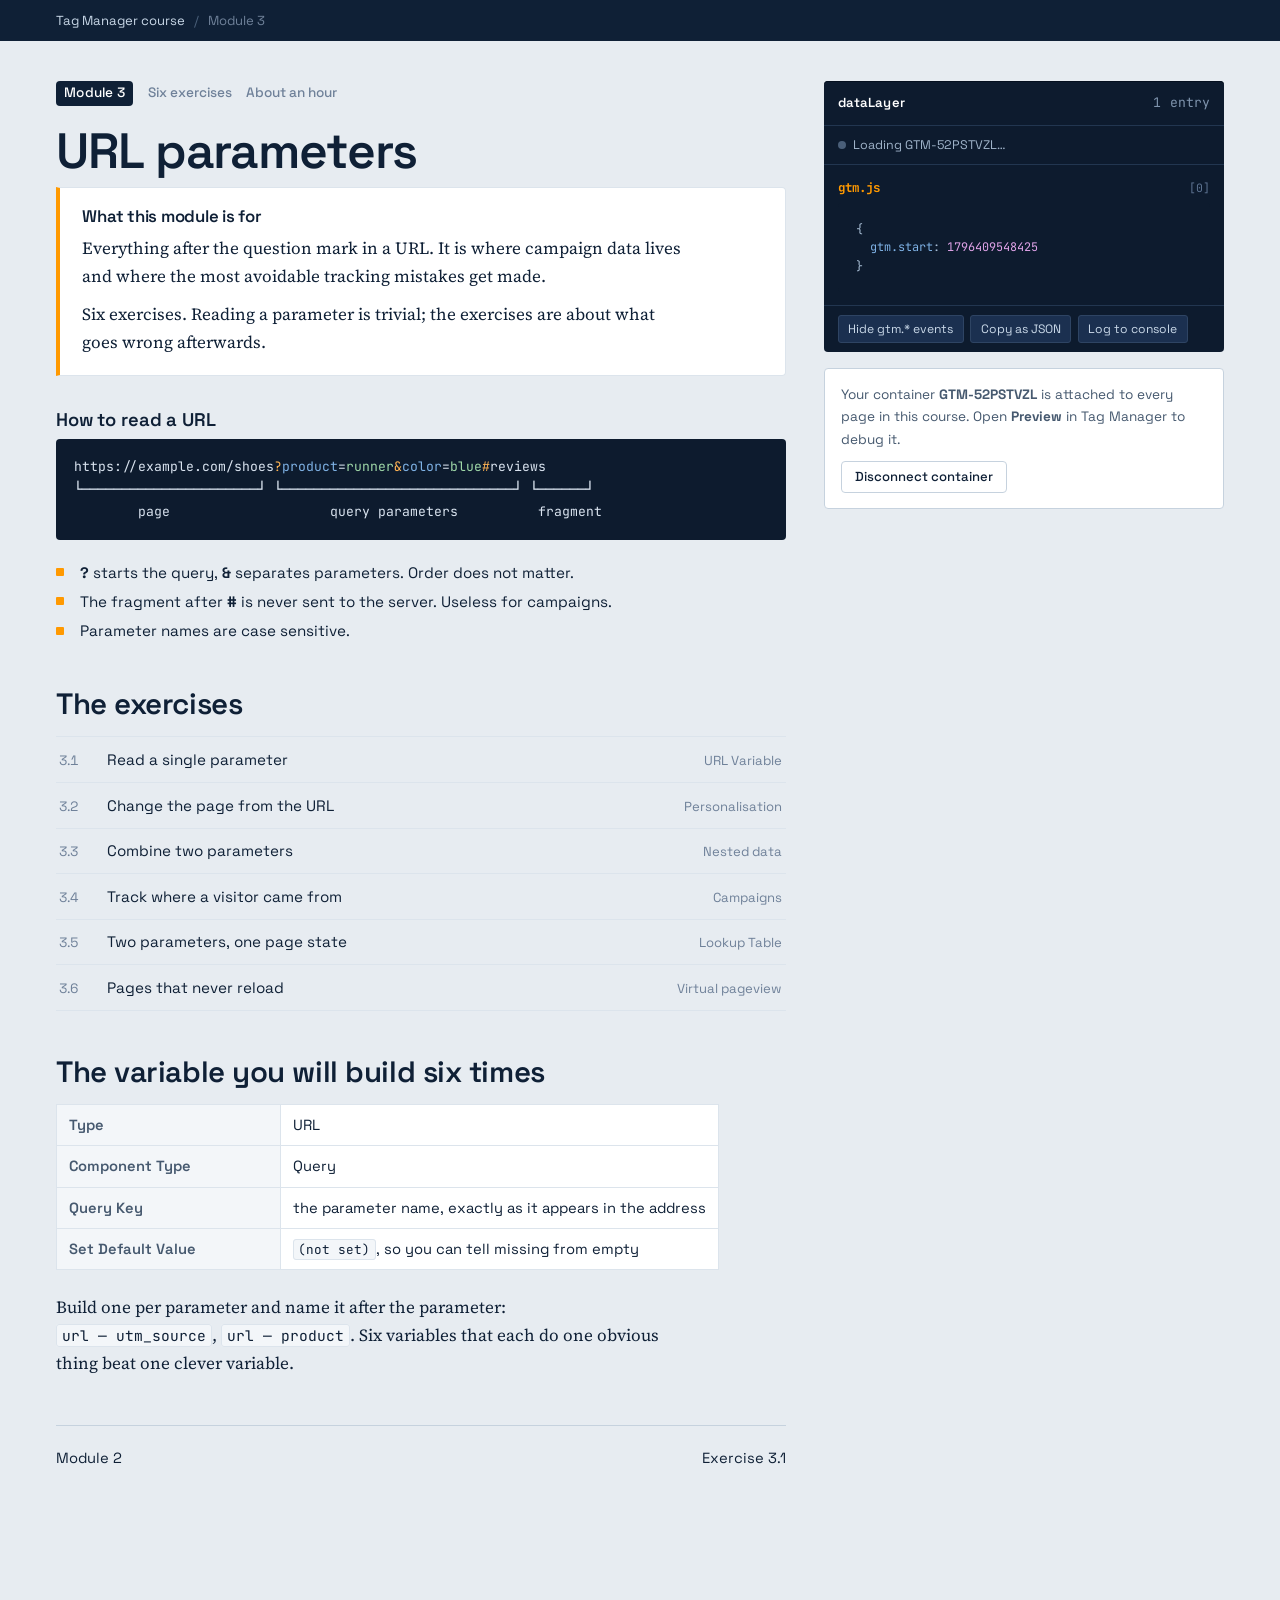
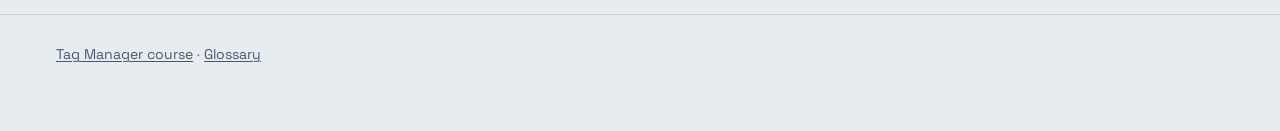
<file: gtm-course/03-url-parameters/index.html>
<!DOCTYPE html>
<html lang="en">
<head>
<meta charset="UTF-8">
<meta name="viewport" content="width=device-width, initial-scale=1.0">
<title>Module 3 — URL parameters</title>
<meta name="description" content="GTM exercises on URL query parameters: the URL Variable, campaign tracking, page personalisation and virtual pageviews.">
<link rel="preconnect" href="https://fonts.googleapis.com">
<link rel="preconnect" href="https://fonts.gstatic.com" crossorigin>
<link href="https://fonts.googleapis.com/css2?family=JetBrains+Mono:wght@400;700&family=Source+Serif+4:opsz,wght@8..60,400;8..60,600&family=Space+Grotesk:wght@400;500;600;700&display=swap" rel="stylesheet">
<link rel="stylesheet" href="../assets/course.css">
<script src="../assets/config.js"></script>
<script src="../assets/course.js"></script>
</head>
<body>

<a class="skip" href="#main">Skip to content</a>

<nav aria-label="Breadcrumb">
    <ul class="crumbs">
        <li><a href="../index.html">Tag Manager course</a></li>
        <li><a href="index.html" aria-current="page">Module 3</a></li>
    </ul>
</nav>

<main id="main" class="wrap">
<div class="bench">
    <div class="column">

        <div class="ex-meta">
            <span class="ex-no">Module 3</span>
            <span>Six exercises</span>
            <span>About an hour</span>
        </div>

        <h1>URL parameters</h1>

        <div class="purpose">
            <h2>What this module is for</h2>
            <p>Everything after the question mark in a URL. It is where campaign data lives and where the most
                avoidable tracking mistakes get made.</p>
            <p>Six exercises. Reading a parameter is trivial; the exercises are about what goes wrong afterwards.</p>
        </div>

        <h3>How to read a URL</h3>
<pre><code>https://example.com/shoes<span class="tok-kw">?</span><span class="tok-key">product</span>=<span class="tok-str">runner</span><span class="tok-kw">&amp;</span><span class="tok-key">color</span>=<span class="tok-str">blue</span><span class="tok-kw">#</span>reviews
└──────────────────────┘ └─────────────────────────────┘ └──────┘
        page                    query parameters          fragment</code></pre>

        <ul class="build-list">
            <li><b>?</b> starts the query, <b>&amp;</b> separates parameters. Order does not matter.</li>
            <li>The fragment after <b>#</b> is never sent to the server. Useless for campaigns.</li>
            <li>Parameter names are case sensitive.</li>
        </ul>

        <h2>The exercises</h2>
        <ul class="exercises">
            <li><a href="1-one-parameter.html"><span class="n">3.1</span><span>Read a single parameter</span><span class="what">URL Variable</span></a></li>
            <li><a href="2-swap-content.html"><span class="n">3.2</span><span>Change the page from the URL</span><span class="what">Personalisation</span></a></li>
            <li><a href="3-two-parameters.html"><span class="n">3.3</span><span>Combine two parameters</span><span class="what">Nested data</span></a></li>
            <li><a href="4-campaign-source.html"><span class="n">3.4</span><span>Track where a visitor came from</span><span class="what">Campaigns</span></a></li>
            <li><a href="5-personalise.html"><span class="n">3.5</span><span>Two parameters, one page state</span><span class="what">Lookup Table</span></a></li>
            <li><a href="6-virtual-pageviews.html"><span class="n">3.6</span><span>Pages that never reload</span><span class="what">Virtual pageview</span></a></li>
        </ul>

        <h2>The variable you will build six times</h2>
        <table class="settings">
            <tr><th>Type</th><td>URL</td></tr>
            <tr><th>Component Type</th><td>Query</td></tr>
            <tr><th>Query Key</th><td>the parameter name, exactly as it appears in the address</td></tr>
            <tr><th>Set Default Value</th><td><code>(not set)</code>, so you can tell missing from empty</td></tr>
        </table>

        <p>Build one per parameter and name it after the parameter: <code>url — utm_source</code>,
            <code>url — product</code>. Six variables that each do one obvious thing beat one clever variable.</p>

        <div class="pager">
            <span><a href="../02-datalayer/index.html">Module 2</a></span>
            <span><a href="1-one-parameter.html">Exercise 3.1</a></span>
        </div>

    </div>

    <div class="rail">
        <div id="monitor"></div>
    </div>
</div>
</main>

<footer class="site">
    <p><a href="../index.html">Tag Manager course</a> · <a href="../reference/glossary.html">Glossary</a></p>
</footer>

</body>
</html>
</file>
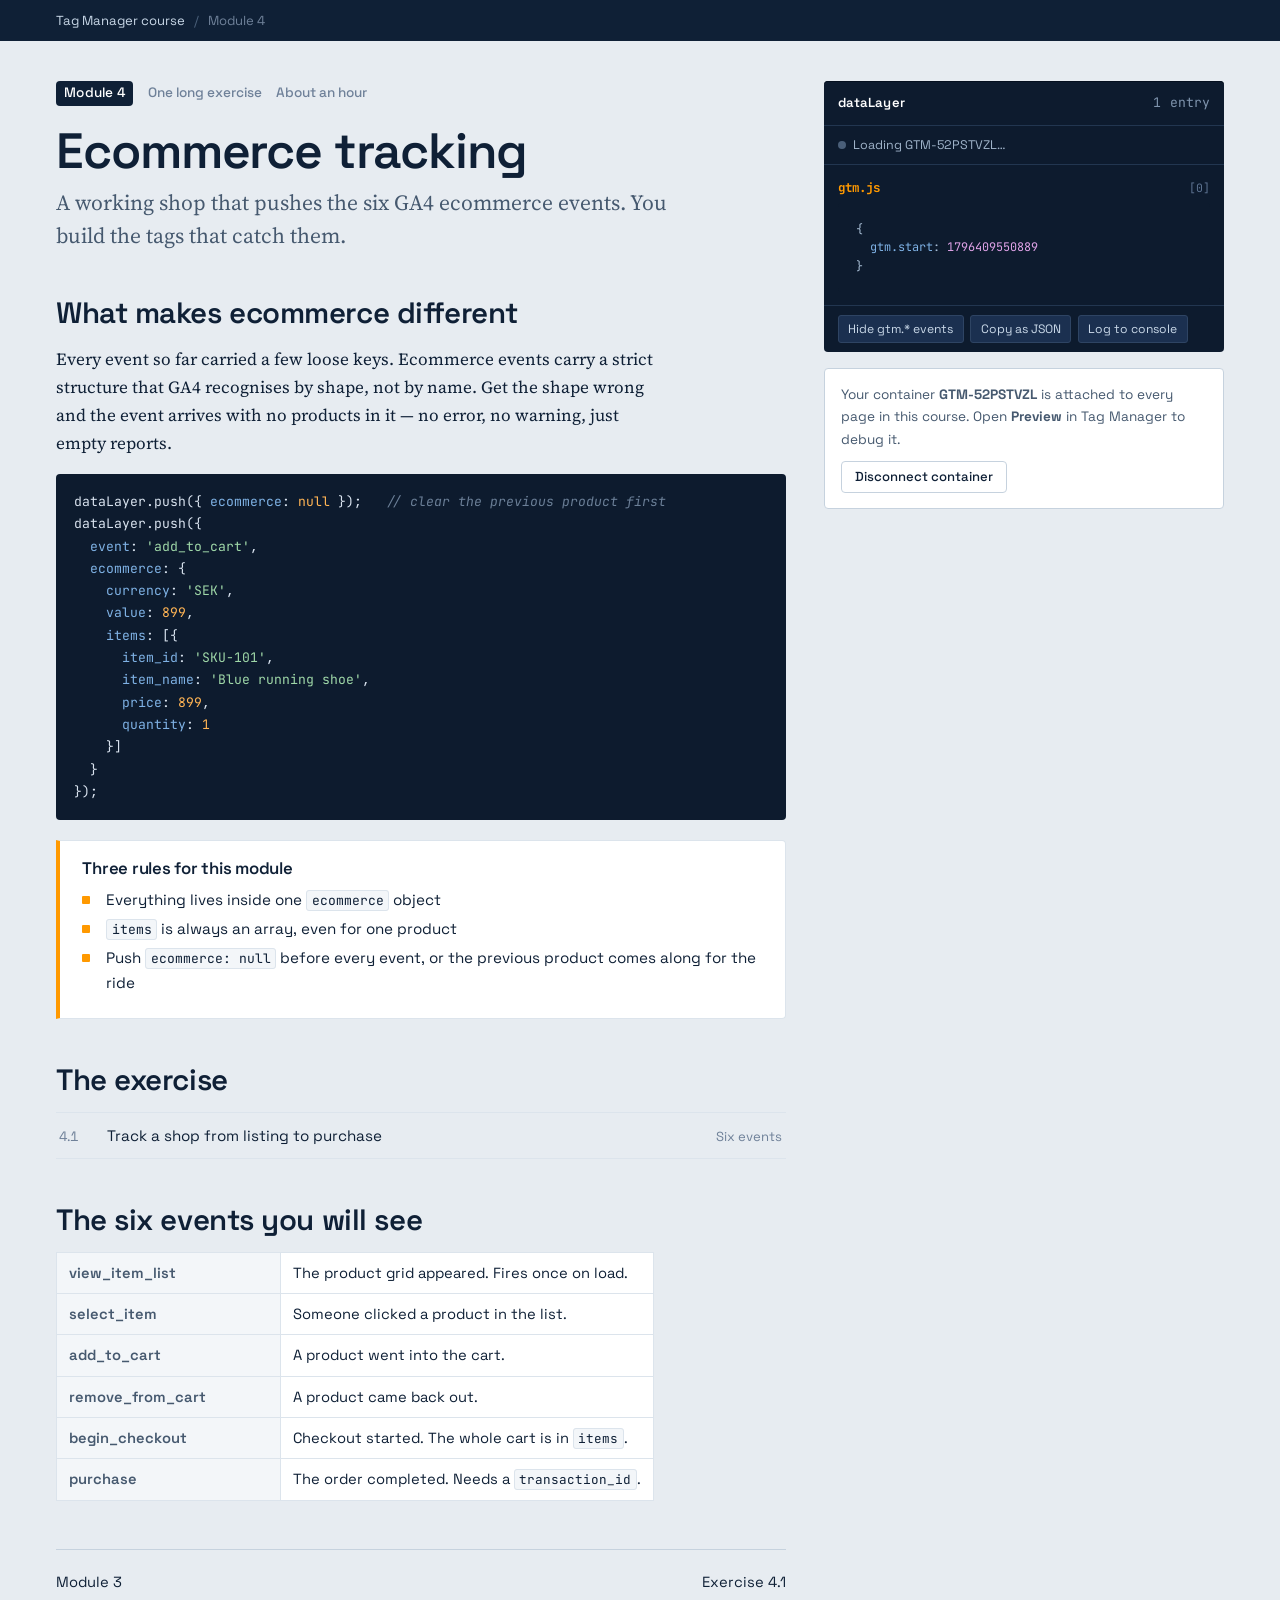
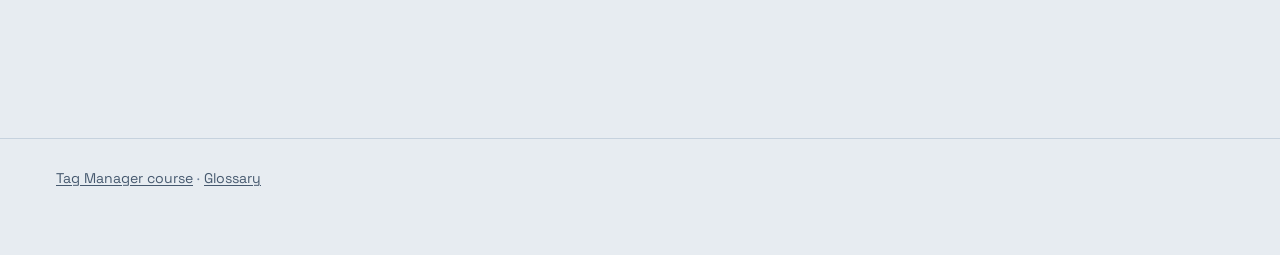
<file: gtm-course/04-ecommerce/index.html>
<!DOCTYPE html>
<html lang="en">
<head>
<meta charset="UTF-8">
<meta name="viewport" content="width=device-width, initial-scale=1.0">
<title>Module 4 — Ecommerce tracking</title>
<meta name="description" content="GA4 ecommerce exercises in Google Tag Manager: view_item_list, select_item, add_to_cart, begin_checkout and purchase.">
<link rel="preconnect" href="https://fonts.googleapis.com">
<link rel="preconnect" href="https://fonts.gstatic.com" crossorigin>
<link href="https://fonts.googleapis.com/css2?family=JetBrains+Mono:wght@400;700&family=Source+Serif+4:opsz,wght@8..60,400;8..60,600&family=Space+Grotesk:wght@400;500;600;700&display=swap" rel="stylesheet">
<link rel="stylesheet" href="../assets/course.css">
<script src="../assets/config.js"></script>
<script src="../assets/course.js"></script>
</head>
<body>

<a class="skip" href="#main">Skip to content</a>

<nav aria-label="Breadcrumb">
    <ul class="crumbs">
        <li><a href="../index.html">Tag Manager course</a></li>
        <li><a href="index.html" aria-current="page">Module 4</a></li>
    </ul>
</nav>

<main id="main" class="wrap">
<div class="bench">
    <div class="column">

        <div class="ex-meta">
            <span class="ex-no">Module 4</span>
            <span>One long exercise</span>
            <span>About an hour</span>
        </div>

        <h1>Ecommerce tracking</h1>
        <p class="lede">A working shop that pushes the six GA4 ecommerce events. You build the tags that catch them.</p>

        <h2>What makes ecommerce different</h2>
        <p>Every event so far carried a few loose keys. Ecommerce events carry a strict structure that GA4 recognises
            by shape, not by name. Get the shape wrong and the event arrives with no products in it — no error, no
            warning, just empty reports.</p>

<pre><code>dataLayer.push({ <span class="tok-key">ecommerce</span>: <span class="tok-kw">null</span> });   <span class="tok-com">// clear the previous product first</span>
dataLayer.push({
  <span class="tok-key">event</span>: <span class="tok-str">'add_to_cart'</span>,
  <span class="tok-key">ecommerce</span>: {
    <span class="tok-key">currency</span>: <span class="tok-str">'SEK'</span>,
    <span class="tok-key">value</span>: <span class="tok-kw">899</span>,
    <span class="tok-key">items</span>: [{
      <span class="tok-key">item_id</span>: <span class="tok-str">'SKU-101'</span>,
      <span class="tok-key">item_name</span>: <span class="tok-str">'Blue running shoe'</span>,
      <span class="tok-key">price</span>: <span class="tok-kw">899</span>,
      <span class="tok-key">quantity</span>: <span class="tok-kw">1</span>
    }]
  }
});</code></pre>

        <div class="purpose">
            <h2>Three rules for this module</h2>
            <ul class="build-list">
                <li>Everything lives inside one <code>ecommerce</code> object</li>
                <li><code>items</code> is always an array, even for one product</li>
                <li>Push <code>ecommerce: null</code> before every event, or the previous product comes along for the ride</li>
            </ul>
        </div>

        <h2>The exercise</h2>
        <ul class="exercises">
            <li><a href="1-shop.html"><span class="n">4.1</span><span>Track a shop from listing to purchase</span><span class="what">Six events</span></a></li>
        </ul>

        <h2>The six events you will see</h2>
        <table class="settings">
            <tr><th>view_item_list</th><td>The product grid appeared. Fires once on load.</td></tr>
            <tr><th>select_item</th><td>Someone clicked a product in the list.</td></tr>
            <tr><th>add_to_cart</th><td>A product went into the cart.</td></tr>
            <tr><th>remove_from_cart</th><td>A product came back out.</td></tr>
            <tr><th>begin_checkout</th><td>Checkout started. The whole cart is in <code>items</code>.</td></tr>
            <tr><th>purchase</th><td>The order completed. Needs a <code>transaction_id</code>.</td></tr>
        </table>

        <div class="pager">
            <span><a href="../03-url-parameters/index.html">Module 3</a></span>
            <span><a href="1-shop.html">Exercise 4.1</a></span>
        </div>

    </div>

    <div class="rail">
        <div id="monitor"></div>
    </div>
</div>
</main>

<footer class="site">
    <p><a href="../index.html">Tag Manager course</a> · <a href="../reference/glossary.html">Glossary</a></p>
</footer>

</body>
</html>
</file>
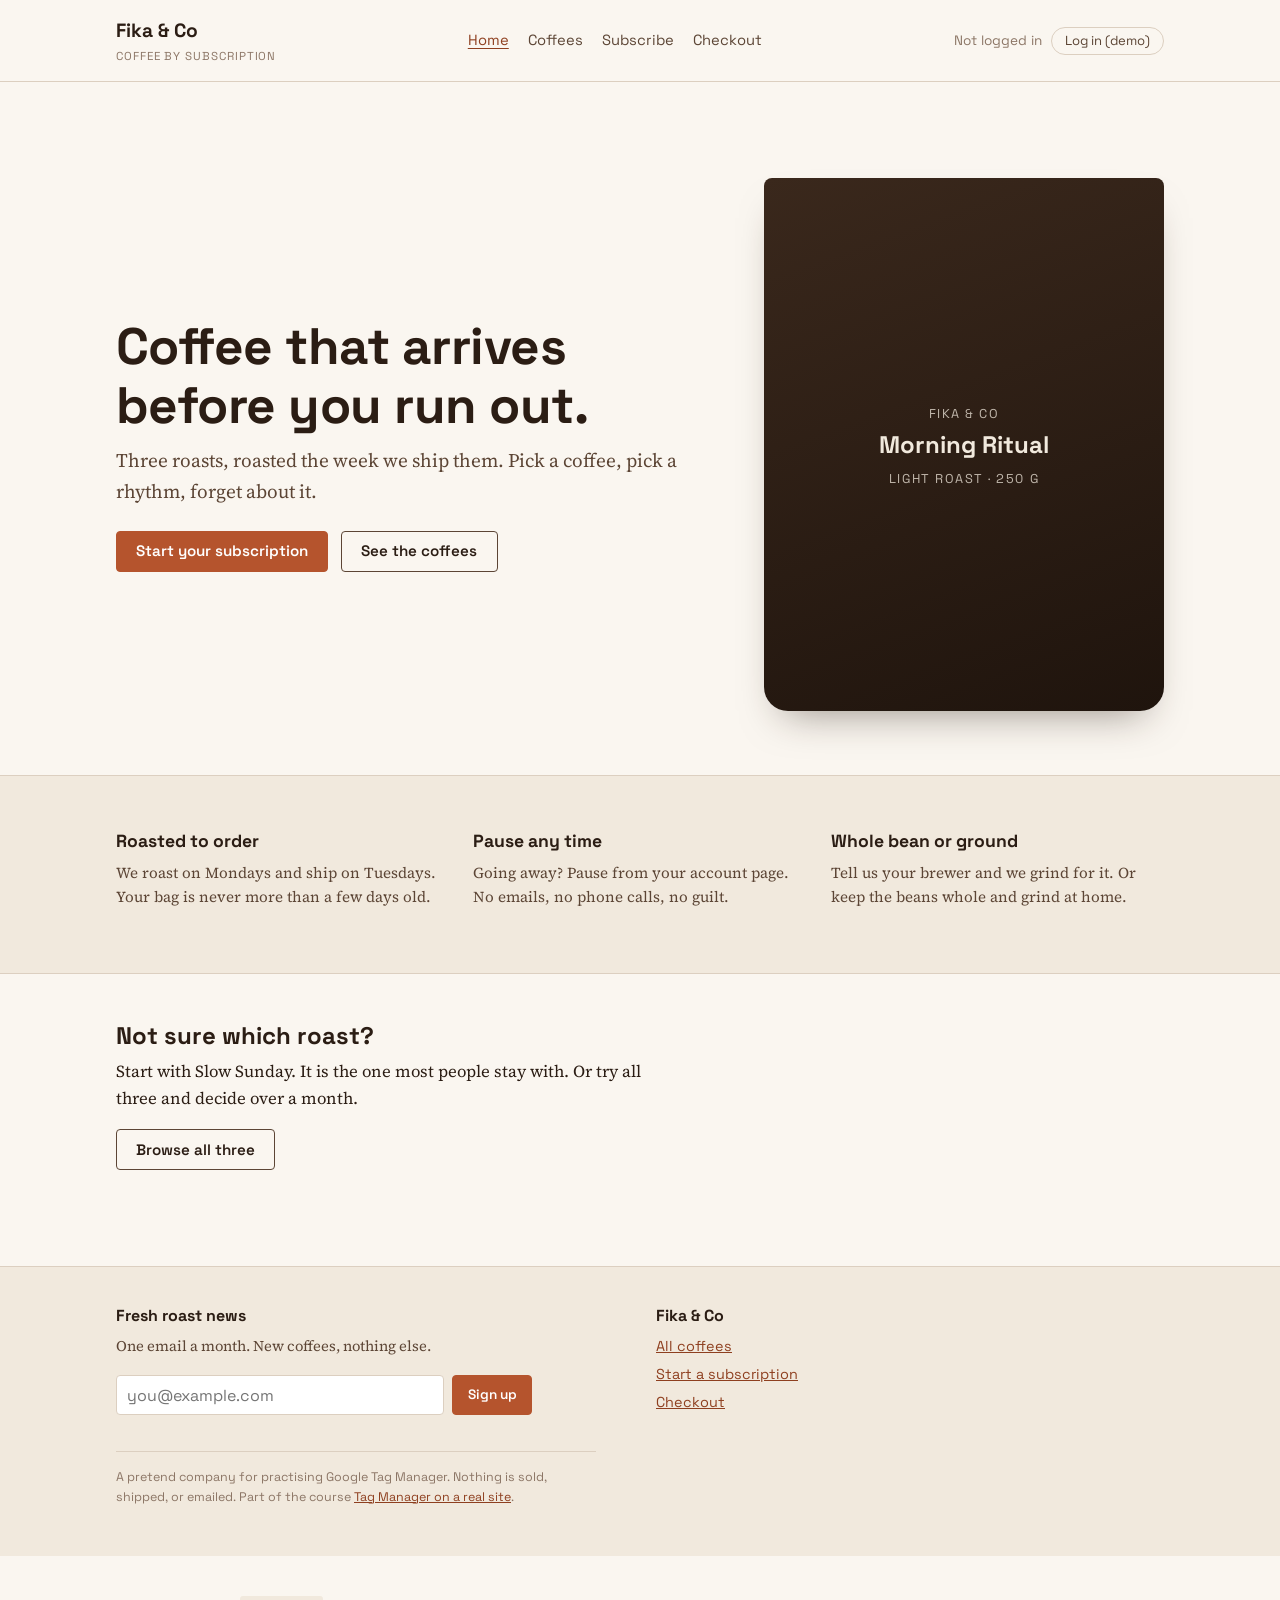
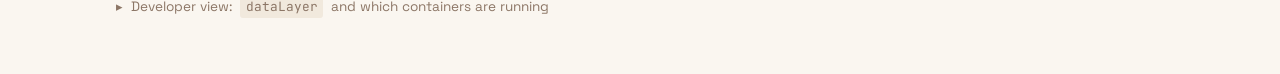
<file: gtm-real-site/site/index.html>
<!DOCTYPE html>
<html lang="en">
<head>
<meta charset="UTF-8">
<meta name="viewport" content="width=device-width, initial-scale=1.0">
<title>Fika & Co — Coffee by subscription</title>
<meta name="description" content="Practice site for the Tag Manager course, module 5. Fresh-roasted coffee by subscription.">
<link rel="preconnect" href="https://fonts.googleapis.com">
<link rel="preconnect" href="https://fonts.gstatic.com" crossorigin>
<link href="https://fonts.googleapis.com/css2?family=JetBrains+Mono:wght@400;700&family=Source+Serif+4:opsz,wght@8..60,400;8..60,600&family=Space+Grotesk:wght@400;500;600;700&display=swap" rel="stylesheet">
<link rel="stylesheet" href="site.css">

<!-- Page data. site.js pushes this into the dataLayer straight away, BEFORE
     any container loads, so every tag on the page can read page.* and user.* -->
<script>window.FIKA_PAGE = { type: 'home', category: null };</script>
<script src="site.js"></script>

<!-- ======================================================================
     EXERCISE 1 — PASTE THE <head> PART OF YOUR GOOGLE TAG MANAGER
     SNIPPET ON THE EMPTY LINE BELOW THIS COMMENT.

     (The snippet at the very top of this file belongs to the course author.
     Leave it there. Two containers on one page is normal.)
     ====================================================================== -->
<!-- Google Tag Manager -->
<script>(function(w,d,s,l,i){w[l]=w[l]||[];w[l].push({'gtm.start':
new Date().getTime(),event:'gtm.js'});var f=d.getElementsByTagName(s)[0],
j=d.createElement(s),dl=l!='dataLayer'?'&l='+l:'';j.async=true;j.src=
'https://www.googletagmanager.com/gtm.js?id='+i+dl;f.parentNode.insertBefore(j,f);
})(window,document,'script','dataLayer','GTM-52PSTVZL');</script>
<!-- End Google Tag Manager -->
<!-- ====================================================================== -->

<!-- Developer view: the collapsible dataLayer panel at the bottom of the page.
     A real site would not have this. -->
<script>window.GTM_COURSE_MANUAL = 'GTM-W2S6DPBK';</script>
<script src="../assets/course.js"></script>
</head>
<body data-page="home">
<!-- Google Tag Manager (noscript) -->
<noscript><iframe src="https://www.googletagmanager.com/ns.html?id=GTM-W2S6DPBK"
height="0" width="0" style="display:none;visibility:hidden"></iframe></noscript>
<!-- End Google Tag Manager (noscript) -->

<!-- ======================================================================
     EXERCISE 1 — PASTE THE <body> PART OF YOUR SNIPPET (the <noscript>
     iframe) ON THE EMPTY LINE BELOW THIS COMMENT.
     ====================================================================== -->
<!-- Google Tag Manager (noscript) -->
<noscript><iframe src="https://www.googletagmanager.com/ns.html?id=GTM-52PSTVZL"
height="0" width="0" style="display:none;visibility:hidden"></iframe></noscript>
<!-- End Google Tag Manager (noscript) -->
<!-- ====================================================================== -->

<header class="top">
    <div class="wrap">
        <a class="brand" href="index.html">Fika &amp; Co <small>Coffee by subscription</small></a>
        <nav aria-label="Main"><ul><li><a href="index.html" aria-current="page">Home</a></li><li><a href="products.html">Coffees</a></li><li><a href="signup.html">Subscribe</a></li><li><a href="checkout.html">Checkout</a></li></ul></nav>
        <div class="account" id="account"></div>
    </div>
</header>

<main>

    <section class="hero">
        <div class="wrap">
            <div>
                <h1>Coffee that arrives before you run out.</h1>
                <p class="lede">Three roasts, roasted the week we ship them. Pick a coffee, pick a rhythm, forget about it.</p>
                <div class="row">
                    <a class="btn" href="signup.html" data-cta="hero">Start your subscription</a>
                    <a class="btn ghost" href="products.html" data-cta="hero_secondary">See the coffees</a>
                </div>
            </div>
            <div class="bag"><div><span>Fika &amp; Co</span><b>Morning Ritual</b><span>Light roast · 250 g</span></div></div>
        </div>
    </section>

    <section class="band cream">
        <div class="wrap">
            <div class="three">
                <div><h3>Roasted to order</h3><p>We roast on Mondays and ship on Tuesdays. Your bag is never more than a few days old.</p></div>
                <div><h3>Pause any time</h3><p>Going away? Pause from your account page. No emails, no phone calls, no guilt.</p></div>
                <div><h3>Whole bean or ground</h3><p>Tell us your brewer and we grind for it. Or keep the beans whole and grind at home.</p></div>
            </div>
        </div>
    </section>

    <section class="band">
        <div class="wrap">
            <h2>Not sure which roast?</h2>
            <p>Start with Slow Sunday. It is the one most people stay with. Or try all three and decide over a month.</p>
            <a class="btn ghost" href="products.html" data-cta="mid_page">Browse all three</a>
        </div>
    </section>

</main>

<footer class="foot">
    <div class="wrap">
        <div>
            <h3>Fresh roast news</h3>
            <p>One email a month. New coffees, nothing else.</p>
            <form id="footer-newsletter">
                <input type="email" name="email" placeholder="you@example.com" aria-label="Email address" required>
                <button class="btn small" type="submit">Sign up</button>
            </form>
        </div>
        <div>
            <h3>Fika &amp; Co</h3>
            <ul>
                <li><a href="products.html">All coffees</a></li>
                <li><a href="signup.html">Start a subscription</a></li>
                <li><a href="checkout.html">Checkout</a></li>
            </ul>
        </div>
        <p class="legal">A pretend company for practising Google Tag Manager. Nothing is sold, shipped, or emailed.
            Part of the course <a href="../index.html">Tag Manager on a real site</a>.</p>
    </div>
</footer>

<details class="devpanel">
    <summary>Developer view: <code>dataLayer</code> and which containers are running</summary>
    <p class="devnote">This panel is course scaffolding. Your Tag Manager <b>Preview</b> mode shows the same information, and that is the tool you will use on real sites.</p>
    <div id="monitor"></div>
</details>

</body>
</html>
</file>
<file: style.css>
:root {
  --cream: #f3efe5;
  --cream-soft: #fbf8f1;
  --ink: #20201f;
  --navy: #17243b;
  --blue: #6472ff;
  --lime: #d7f85b;
  --coral: #ff6f4f;
  --sky: #b7dff1;
  --line: rgba(32, 32, 31, 0.2);
  --shell: min(1440px, calc(100% - 56px));
}

* {
  box-sizing: border-box;
}

html {
  scroll-behavior: smooth;
}

body {
  margin: 0;
  background: var(--cream);
  color: var(--ink);
  font-family: "DM Sans", Arial, sans-serif;
  -webkit-font-smoothing: antialiased;
}

img {
  display: block;
  width: 100%;
  height: 100%;
  object-fit: cover;
}

a {
  color: inherit;
}

h1,
h2,
h3,
p,
figure {
  margin: 0;
}

.shell {
  width: var(--shell);
  margin-inline: auto;
}

.skip-link {
  position: fixed;
  z-index: 100;
  top: 12px;
  left: 12px;
  padding: 10px 14px;
  background: var(--lime);
  color: var(--ink);
  transform: translateY(-160%);
}

.skip-link:focus {
  transform: translateY(0);
}

/* Navigation */

.site-header,
.profile-header {
  position: relative;
  z-index: 10;
  display: flex;
  align-items: center;
  justify-content: space-between;
  padding-block: 24px;
}

.wordmark {
  font-size: 1.05rem;
  font-weight: 600;
  letter-spacing: -0.04em;
  text-decoration: none;
}

.wordmark span {
  margin-left: 4px;
  color: var(--coral);
  font-size: 0.62rem;
  vertical-align: top;
}

nav {
  display: flex;
  align-items: center;
  gap: 28px;
}

nav a {
  font-size: 0.9rem;
  font-weight: 500;
  text-decoration: none;
}

.nav-cta {
  padding: 11px 17px;
  border-radius: 999px;
  background: var(--ink);
  color: var(--cream-soft);
}

/* Startsida */

.home-hero {
  min-height: calc(100svh - 86px);
  padding: 10px 0 36px;
}

.hero-copy {
  display: grid;
  min-height: 58vh;
  padding: clamp(28px, 4.5vw, 72px);
  border: 1px solid var(--ink);
  border-radius: 34px;
  background: var(--cream-soft);
}

.eyebrow,
.section-index {
  font-size: 0.76rem;
  font-weight: 600;
  letter-spacing: 0.12em;
  text-transform: uppercase;
}

.eyebrow {
  display: flex;
  align-items: center;
  gap: 9px;
}

.eyebrow span {
  width: 9px;
  height: 9px;
  border-radius: 50%;
  background: var(--coral);
}

.hero-copy h1 {
  align-self: center;
  margin-block: clamp(50px, 8vh, 100px);
  font-size: clamp(4rem, 9vw, 9.4rem);
  font-weight: 500;
  letter-spacing: -0.075em;
  line-height: 0.82;
}

.hero-copy h1 em,
.content-section h2 em,
.editorial-title h1 em,
.section-heading-row h2 em,
.sticky-heading h2 em {
  font-family: "Instrument Serif", Georgia, serif;
  font-weight: 400;
}

.hero-copy h1 em {
  color: var(--blue);
}

.hero-bottom {
  display: grid;
  align-items: end;
  grid-template-columns: minmax(0, 590px) auto;
  gap: 40px;
}

.hero-bottom > p {
  font-size: clamp(1rem, 1.5vw, 1.28rem);
  line-height: 1.55;
}

.round-link {
  display: flex;
  width: 148px;
  height: 148px;
  align-items: center;
  justify-content: space-between;
  justify-self: end;
  padding: 23px;
  border-radius: 50%;
  background: var(--lime);
  font-size: 0.9rem;
  font-weight: 600;
  text-decoration: none;
  transition:
    transform 220ms ease,
    background 220ms ease;
}

.round-link strong {
  align-self: flex-end;
  font-size: 1.5rem;
  font-weight: 400;
}

.round-link:hover {
  background: var(--coral);
  transform: rotate(-4deg) scale(1.02);
}

.hero-composition {
  display: grid;
  margin-top: 18px;
  grid-template-columns: 1.2fr 0.72fr 1.15fr 0.72fr;
  gap: 18px;
}

.image-tile,
.statement-card {
  min-height: 270px;
  overflow: hidden;
  border: 1px solid var(--ink);
  border-radius: 28px;
}

.image-tile {
  position: relative;
  background: var(--navy);
}

.image-tile img {
  transition: transform 650ms cubic-bezier(0.2, 0.7, 0.2, 1);
}

.image-tile:hover img {
  transform: scale(1.035);
}

.image-tile figcaption {
  position: absolute;
  right: 12px;
  bottom: 12px;
  padding: 8px 11px;
  border-radius: 99px;
  background: rgba(251, 248, 241, 0.9);
  font-size: 0.7rem;
  text-transform: uppercase;
}

.statement-card {
  display: flex;
  flex-direction: column;
  justify-content: space-between;
  padding: 25px;
}

.statement-card span {
  font-size: 0.72rem;
  letter-spacing: 0.1em;
  text-transform: uppercase;
}

.statement-card strong {
  font-size: clamp(1.5rem, 2.3vw, 2.6rem);
  letter-spacing: -0.05em;
  line-height: 1;
}

.card-blue {
  background: var(--blue);
  color: white;
}

.card-lime {
  background: var(--lime);
}

.home-intro {
  display: grid;
  align-items: start;
  padding-block: clamp(110px, 14vw, 210px);
  grid-template-columns: 0.6fr 2fr 0.7fr;
  gap: 50px;
}

.intro-statement {
  max-width: 900px;
  font-size: clamp(2rem, 4.2vw, 4.8rem);
  letter-spacing: -0.055em;
  line-height: 1.02;
}

.text-arrow {
  justify-self: end;
  font-size: 0.95rem;
  font-weight: 600;
  text-underline-offset: 6px;
}

.text-arrow span {
  margin-left: 10px;
}

.home-footer,
.profile-footer {
  display: flex;
  justify-content: space-between;
  padding-block: 25px;
  border-top: 1px solid var(--line);
  font-size: 0.8rem;
}

/* Profilsida */

.profile-page {
  background: var(--ink);
  color: var(--cream-soft);
}

.wordmark-light span {
  color: var(--lime);
}

.nav-cta-light {
  background: var(--cream-soft);
  color: var(--ink);
}

.editorial-hero {
  padding-bottom: 80px;
}

.editorial-collage {
  display: grid;
  height: clamp(420px, 55vw, 730px);
  padding-top: 12px;
  grid-template-columns: 1.15fr 0.85fr 1fr 1.05fr;
  grid-template-rows: 1fr 1fr;
}

.editorial-collage figure {
  overflow: hidden;
}

.collage-a {
  grid-area: 1 / 1 / 3 / 2;
}

.collage-b {
  grid-area: 1 / 2 / 2 / 4;
}

.collage-c {
  grid-area: 1 / 4 / 3 / 5;
}

.collage-b img {
  object-position: center;
}

.collage-c img {
  object-position: 58% center;
}

.collage-note {
  display: flex;
  align-items: flex-end;
  padding: 22px;
  color: var(--ink);
  font-size: clamp(1.2rem, 2.4vw, 2.5rem);
  font-weight: 600;
  letter-spacing: -0.05em;
  line-height: 0.95;
}

.note-one {
  grid-area: 2 / 2 / 3 / 3;
  background: var(--lime);
}

.note-two {
  grid-area: 2 / 3 / 3 / 4;
  background: var(--blue);
  color: white;
}

.editorial-title {
  padding: clamp(45px, 6vw, 88px) clamp(10px, 4vw, 65px) 0;
}

.editorial-title > p {
  margin-bottom: 32px;
  font-size: 0.76rem;
  letter-spacing: 0.12em;
  text-transform: uppercase;
}

.editorial-title h1 {
  max-width: 1150px;
  font-size: clamp(3.2rem, 6.7vw, 7.5rem);
  font-weight: 400;
  letter-spacing: -0.065em;
  line-height: 0.9;
}

.editorial-title h1 em {
  color: var(--lime);
}

.title-meta {
  display: flex;
  justify-content: space-between;
  margin-top: 54px;
  font-size: 0.9rem;
}

/* Innehåll */

.content-section {
  padding-block: clamp(100px, 11vw, 170px);
}

.paper-section {
  background: var(--cream-soft);
  color: var(--ink);
}

.split-layout {
  display: grid;
  grid-template-columns: 0.95fr 1.05fr;
  gap: clamp(60px, 10vw, 170px);
}

.sticky-heading {
  align-self: start;
}

.sticky-heading h2,
.section-heading-row h2 {
  margin-top: 24px;
  font-size: clamp(2.7rem, 5vw, 5.6rem);
  font-weight: 500;
  letter-spacing: -0.06em;
  line-height: 0.95;
}

.long-copy {
  max-width: 690px;
}

.long-copy p {
  margin-bottom: 25px;
  font-size: 1.08rem;
  line-height: 1.75;
}

.long-copy .lead {
  margin-bottom: 42px;
  font-size: clamp(1.45rem, 2.3vw, 2.25rem);
  letter-spacing: -0.03em;
  line-height: 1.35;
}

/* Approach */

.approach-section {
  background: var(--blue);
  color: white;
}

.section-heading-row {
  display: grid;
  align-items: end;
  grid-template-columns: 1.5fr 0.65fr;
  gap: 70px;
}

.section-heading-row > p {
  max-width: 470px;
  padding-bottom: 8px;
  font-size: 1.05rem;
  line-height: 1.65;
}

.approach-grid {
  display: grid;
  margin-top: 80px;
  grid-template-columns: repeat(4, 1fr);
  border-top: 1px solid rgba(255, 255, 255, 0.5);
}

.approach-card {
  min-height: 355px;
  padding: 24px 24px 35px;
  border-right: 1px solid rgba(255, 255, 255, 0.5);
}

.approach-card:last-child {
  border-right: 0;
}

.approach-card span {
  display: block;
  margin-bottom: 100px;
  font-size: 0.76rem;
}

.approach-card h3 {
  margin-bottom: 18px;
  font-size: 2.2rem;
  letter-spacing: -0.05em;
}

.approach-card p {
  max-width: 280px;
  line-height: 1.6;
}

/* Experience */

.experience-section {
  background: var(--sky);
  color: var(--ink);
}

/* Capabilities */

.capabilities-section {
  background: var(--cream);
  color: var(--ink);
}

.capability-groups {
  display: grid;
  margin-top: 84px;
  grid-template-columns: repeat(3, 1fr);
  gap: 18px;
}

.capability-group {
  min-height: 500px;
  padding: 28px;
  border: 1px solid var(--ink);
  border-radius: 26px;
}

.capability-group:nth-child(1) {
  background: var(--lime);
}

.capability-group:nth-child(2) {
  background: var(--coral);
}

.capability-group:nth-child(3) {
  background: var(--navy);
  color: white;
}

.capability-group > p {
  min-height: 110px;
  font-size: 0.78rem;
  letter-spacing: 0.1em;
  text-transform: uppercase;
}

.capability-group ul {
  margin: 0;
  padding: 0;
  list-style: none;
}

.capability-group li {
  padding-block: 13px;
  border-top: 1px solid currentColor;
  font-size: clamp(1rem, 1.5vw, 1.35rem);
}

/* Selected projects */

.projects-section {
  background: var(--blue);
  color: var(--ink);
}

.projects-grid {
  display: grid;
  margin-top: 84px;
  grid-template-columns: repeat(3, minmax(0, 1fr));
  gap: 18px;
}

.project-card {
  display: flex;
  min-height: 570px;
  padding: 28px;
  flex-direction: column;
  border: 1px solid var(--ink);
  border-radius: 28px;
  color: var(--ink);
  text-decoration: none;
  transition: transform 220ms ease, box-shadow 220ms ease;
}

.project-card:hover {
  transform: translateY(-8px);
  box-shadow: 0 16px 0 rgba(32, 32, 31, 0.16);
}

.project-card-scraping {
  background: var(--lime);
}

.project-card-api {
  background: var(--cream-soft);
}

.project-card-bio {
  background: var(--coral);
}

.project-card-top,
.project-card-link {
  display: flex;
  align-items: center;
  justify-content: space-between;
  gap: 20px;
}

.project-card-top {
  font-size: 0.75rem;
  letter-spacing: 0.08em;
  text-transform: uppercase;
}

.language-pill {
  padding: 7px 11px;
  border: 1px solid currentColor;
  border-radius: 999px;
}

.project-card-copy {
  margin-block: auto;
}

.project-card-kicker {
  margin-bottom: 20px;
  font-size: 0.78rem;
  letter-spacing: 0.1em;
  text-transform: uppercase;
}

.project-card h3 {
  margin-bottom: 26px;
  font-size: clamp(2.2rem, 3.6vw, 4.3rem);
  font-weight: 500;
  letter-spacing: -0.065em;
  line-height: 0.94;
}

.project-card h3 em {
  font-family: "Instrument Serif", Georgia, serif;
  font-weight: 400;
}

.project-card-copy > p:last-child {
  max-width: 34ch;
  line-height: 1.55;
}

.project-card-link {
  padding-top: 20px;
  border-top: 1px solid currentColor;
  font-size: 0.92rem;
}

.project-card-link strong {
  font-size: 1.5rem;
  font-weight: 400;
  transition: transform 180ms ease;
}

.project-card:hover .project-card-link strong {
  transform: translate(4px, -4px);
}

/* Industry perspectives */

.perspectives-section {
  background: var(--ink);
  color: var(--cream-soft);
}

.lecture-list {
  margin-top: 80px;
  border-top: 1px solid rgba(255, 255, 255, 0.25);
}

.lecture {
  display: grid;
  align-items: start;
  padding-block: 28px;
  grid-template-columns: 0.8fr 1.2fr 1fr;
  gap: 35px;
  border-bottom: 1px solid rgba(255, 255, 255, 0.25);
}

.lecture span {
  font-size: 0.84rem;
  color: rgba(255, 255, 255, 0.65);
}

.lecture h3 {
  font-size: clamp(1.5rem, 2.5vw, 2.7rem);
  font-weight: 400;
  letter-spacing: -0.04em;
}

.lecture p {
  line-height: 1.6;
  color: rgba(255, 255, 255, 0.75);
}

/* Contact */

.contact-section {
  padding-block: clamp(100px, 13vw, 190px);
  background: var(--lime);
  color: var(--ink);
}

.contact-layout {
  display: grid;
  grid-template-columns: 1fr 1fr;
  gap: 100px;
}

.contact-layout h2 {
  margin-top: 25px;
  font-size: clamp(4rem, 8vw, 9rem);
  font-weight: 500;
  letter-spacing: -0.075em;
  line-height: 0.84;
}

.languages {
  margin-top: 48px;
  font-size: 0.92rem;
}

.contact-links {
  align-self: end;
}

.contact-links a {
  display: grid;
  align-items: center;
  padding-block: 23px;
  grid-template-columns: 0.65fr 1.4fr auto;
  gap: 20px;
  border-bottom: 1px solid var(--ink);
  text-decoration: none;
}

.contact-links a:first-child {
  border-top: 1px solid var(--ink);
}

.contact-links span {
  font-size: 0.78rem;
  text-transform: uppercase;
}

.contact-links strong {
  font-size: 1rem;
  font-weight: 500;
}

.contact-links b {
  font-size: 1.4rem;
  font-weight: 400;
  transition: transform 180ms ease;
}

.contact-links a:hover b {
  transform: translate(3px, -3px);
}

.profile-footer {
  background: var(--ink);
  color: var(--cream-soft);
  border-color: rgba(255, 255, 255, 0.24);
}

.profile-footer a {
  text-underline-offset: 4px;
}

/* Animation */

.reveal {
  animation: reveal-in 680ms ease both;
}

@keyframes reveal-in {
  from {
    opacity: 0;
    transform: translateY(18px);
  }

  to {
    opacity: 1;
    transform: none;
  }
}

/* Surfplatta */

@media (max-width: 1000px) {
  :root {
    --shell: min(100% - 36px, 900px);
  }

  .hero-composition {
    grid-template-columns: repeat(2, 1fr);
  }

  .home-intro {
    grid-template-columns: 1fr;
  }

  .text-arrow {
    justify-self: start;
  }

  .split-layout,
  .section-heading-row,
  .contact-layout {
    grid-template-columns: 1fr;
    gap: 55px;
  }

  .approach-grid {
    grid-template-columns: repeat(2, 1fr);
  }

  .approach-card:nth-child(2) {
    border-right: 0;
  }

  .approach-card {
    border-bottom: 1px solid rgba(255, 255, 255, 0.5);
  }

  .capability-groups {
    grid-template-columns: 1fr;
  }

  .projects-grid {
    grid-template-columns: 1fr;
  }

  .project-card {
    min-height: 440px;
  }

  .capability-group {
    min-height: auto;
  }

  .capability-group > p {
    min-height: 80px;
  }
}

/* Mobil */

@media (max-width: 720px) {
  :root {
    --shell: calc(100% - 24px);
  }

  .site-header,
  .profile-header {
    padding-block: 16px;
  }

  nav {
    gap: 12px;
  }

  nav a:not(.nav-cta) {
    display: none;
  }

  .hero-copy {
    min-height: 70svh;
    padding: 26px 20px;
    border-radius: 24px;
  }

  .hero-copy h1 {
    font-size: clamp(3.3rem, 16vw, 5.5rem);
  }

  .hero-bottom {
    grid-template-columns: 1fr;
    gap: 30px;
  }

  .round-link {
    width: 116px;
    height: 116px;
    justify-self: start;
    padding: 19px;
  }

  .hero-composition {
    grid-template-columns: 1fr;
  }

  .image-tile,
  .statement-card {
    min-height: 240px;
    border-radius: 22px;
  }

  .project-card {
    min-height: 420px;
    padding: 22px;
    border-radius: 22px;
  }

  .home-intro {
    gap: 28px;
  }

  .home-footer,
  .profile-footer {
    flex-wrap: wrap;
    gap: 14px;
  }

  .editorial-collage {
    height: 520px;
    grid-template-columns: 1fr 1fr;
    grid-template-rows: 1.2fr 0.8fr 0.8fr;
  }

  .collage-a {
    grid-area: 1 / 1 / 2 / 3;
  }

  .collage-b {
    grid-area: 2 / 1 / 3 / 2;
  }

  .collage-c {
    grid-area: 2 / 2 / 3 / 3;
  }

  .note-one {
    grid-area: 3 / 1 / 4 / 2;
  }

  .note-two {
    grid-area: 3 / 2 / 4 / 3;
  }

  .editorial-title {
    padding-inline: 2px;
  }

  .title-meta {
    flex-direction: column;
    gap: 8px;
  }

  .content-section {
    padding-block: 86px;
  }

  .approach-grid {
    grid-template-columns: 1fr;
  }

  .approach-card {
    min-height: 270px;
    border-right: 0;
  }

  .approach-card span {
    margin-bottom: 62px;
  }

  .lecture {
    grid-template-columns: 1fr;
    gap: 12px;
  }

  .contact-links a {
    grid-template-columns: 0.7fr 1.5fr auto;
  }

  .contact-links strong {
    overflow-wrap: anywhere;
  }
}

@media (prefers-reduced-motion: reduce) {
  html {
    scroll-behavior: auto;
  }

  *,
  *::before,
  *::after {
    transition-duration: 0.01ms !important;
    animation-duration: 0.01ms !important;
  }
}
</file>
<file: gtm-course/assets/course.css>
/* ==========================================================================
   GTM Course — shared stylesheet
   Concept: "lab bench". Light blueprint paper for reading, one dark
   instrument panel (the dataLayer monitor) as the single bold element.
   Amber is reserved for one meaning only: something just fired.
   ========================================================================== */

:root {
    --ground:       #E7ECF1;
    --surface:      #FFFFFF;
    --sunk:         #F3F6F9;
    --ink:          #0F2036;
    --ink-2:        #46596F;
    --ink-3:        #6F8199;
    --rule:         #C6D2DE;
    --rule-soft:    #DCE4EC;
    --signal:       #FF9900;
    --signal-deep:  #9A5B00;
    --signal-wash:  #FFF3E0;
    --ok:           #17795E;
    --ok-wash:      #E4F3EE;
    --warn-wash:    #FDF0E7;
    --panel:        #0D1B2E;
    --panel-2:      #16294100;

    --mono: "JetBrains Mono", ui-monospace, SFMono-Regular, Menlo, monospace;
    --sans: "Space Grotesk", Helvetica, Arial, sans-serif;
    --serif: "Source Serif 4", Georgia, "Times New Roman", serif;

    --rail: 25rem;
    --radius: 4px;
}

*, *::before, *::after { box-sizing: border-box; }

html { -webkit-text-size-adjust: 100%; }

body {
    margin: 0;
    background: var(--ground);
    color: var(--ink);
    font-family: var(--serif);
    font-size: 1.0625rem;
    line-height: 1.65;
    font-optical-sizing: auto;
}

/* --------------------------------------------------------------------------
   Typography
   -------------------------------------------------------------------------- */

h1, h2, h3, h4, .sans { font-family: var(--sans); font-weight: 600; }

h1 {
    font-size: clamp(2rem, 1.4rem + 2.4vw, 3.1rem);
    line-height: 1.08;
    letter-spacing: -0.022em;
    margin: 0 0 .6rem;
}

h2 {
    font-size: clamp(1.4rem, 1.2rem + .8vw, 1.85rem);
    line-height: 1.18;
    letter-spacing: -0.015em;
    margin: 2.75rem 0 .9rem;
}

h3 {
    font-size: 1.15rem;
    line-height: 1.3;
    letter-spacing: -0.008em;
    margin: 2rem 0 .5rem;
}

p { margin: 0 0 1.05rem; max-width: 68ch; }

a { color: var(--signal-deep); text-decoration: underline; text-underline-offset: 2px; text-decoration-thickness: 1px; }
a:hover { color: var(--ink); }
a:focus-visible, button:focus-visible, input:focus-visible, select:focus-visible, summary:focus-visible {
    outline: 3px solid var(--signal);
    outline-offset: 2px;
    border-radius: 2px;
}

.lede {
    font-size: clamp(1.15rem, 1.05rem + .5vw, 1.35rem);
    line-height: 1.5;
    color: var(--ink-2);
    max-width: 60ch;
}

code, kbd, samp, pre { font-family: var(--mono); }

code {
    font-size: .86em;
    background: var(--sunk);
    border: 1px solid var(--rule-soft);
    border-radius: 3px;
    padding: .08em .34em;
    white-space: nowrap;
}

/* A click path through the GTM interface: Tags › New › Tag Configuration */
.path {
    font-family: var(--sans);
    font-size: .92em;
    font-weight: 500;
    background: var(--surface);
    border: 1px solid var(--rule);
    border-radius: var(--radius);
    padding: .12em .5em;
    white-space: nowrap;
    color: var(--ink);
}

pre {
    background: var(--panel);
    color: #D9E3EF;
    font-size: .82rem;
    line-height: 1.7;
    padding: 1.05rem 1.15rem;
    border-radius: var(--radius);
    overflow-x: auto;
    margin: 0 0 1.25rem;
    max-width: 100%;
}
pre code { background: none; border: 0; padding: 0; font-size: inherit; white-space: pre; color: inherit; }

.tok-key { color: #7FB2E5; }
.tok-str { color: #9FD8A8; }
.tok-com { color: #6B7F97; font-style: italic; }
.tok-kw  { color: #FFB454; }

/* --------------------------------------------------------------------------
   Page frame
   -------------------------------------------------------------------------- */

.crumbs {
    background: var(--ink);
    color: #A9BACD;
    font-family: var(--sans);
    font-size: .82rem;
    padding: .6rem clamp(1rem, 5vw, 3.5rem);
    margin: 0;
    list-style: none;
    display: flex;
    flex-wrap: wrap;
    gap: .1rem .55rem;
}
.crumbs li + li::before { content: "/"; color: #4A5F79; margin-right: .55rem; }
.crumbs a { color: #C9D8E8; text-decoration: none; }
.crumbs a:hover { color: var(--signal); text-decoration: underline; }
.crumbs [aria-current] { color: #6F8199; }

.wrap { padding: 0 clamp(1rem, 5vw, 3.5rem); }

.page { max-width: 78rem; margin: 0 auto; }

footer.site {
    margin-top: 5rem;
    border-top: 1px solid var(--rule);
    padding: 1.75rem clamp(1rem, 5vw, 3.5rem) 3rem;
    font-family: var(--sans);
    font-size: .88rem;
    color: var(--ink-3);
}
footer.site a { color: var(--ink-2); }

/* --------------------------------------------------------------------------
   Exercise layout: reading column + sticky instrument rail
   -------------------------------------------------------------------------- */

.bench {
    display: grid;
    grid-template-columns: minmax(0, 1fr) var(--rail);
    gap: clamp(1.5rem, 3vw, 3rem);
    align-items: start;
    max-width: 78rem;
    margin: 0 auto;
    padding-bottom: 4rem;
}

.bench > .column { min-width: 0; padding-top: 2.5rem; }

.rail {
    position: sticky;
    top: 1rem;
    padding-top: 2.5rem;
    min-width: 0;
}

@media (max-width: 68rem) {
    .bench { grid-template-columns: minmax(0, 1fr); }
    .rail { position: static; padding-top: 0; }
}

/* --------------------------------------------------------------------------
   Exercise header
   -------------------------------------------------------------------------- */

.ex-meta {
    font-family: var(--sans);
    font-size: .85rem;
    font-weight: 500;
    color: var(--ink-3);
    display: flex;
    flex-wrap: wrap;
    gap: .5rem .9rem;
    align-items: center;
    margin-bottom: 1.1rem;
}

.ex-no {
    background: var(--ink);
    color: #fff;
    font-variant-numeric: tabular-nums;
    padding: .1rem .5rem;
    border-radius: var(--radius);
    letter-spacing: .02em;
}

.level { display: inline-flex; align-items: center; gap: .35rem; }
.level i { width: .5rem; height: .5rem; border-radius: 50%; background: var(--rule); display: inline-block; }
.level i.on { background: var(--signal); }

/* --------------------------------------------------------------------------
   Blocks
   -------------------------------------------------------------------------- */

.card {
    background: var(--surface);
    border: 1px solid var(--rule);
    border-radius: var(--radius);
    padding: 1.4rem 1.5rem;
    margin: 0 0 1.5rem;
}

.goal {
    background: var(--surface);
    border-left: 4px solid var(--signal);
    border-top: 1px solid var(--rule-soft);
    border-right: 1px solid var(--rule-soft);
    border-bottom: 1px solid var(--rule-soft);
    padding: 1.15rem 1.4rem;
    margin: 0 0 2rem;
    border-radius: 0 var(--radius) var(--radius) 0;
}
.goal p:last-child { margin-bottom: 0; }
.goal h2 { margin-top: 0; font-size: 1.05rem; }

/* Numbered how-to steps — these really are a sequence */
ol.steps {
    counter-reset: step;
    list-style: none;
    padding: 0;
    margin: 0 0 1.75rem;
    max-width: 66ch;
}
ol.steps > li {
    counter-increment: step;
    position: relative;
    padding: 0 0 1.1rem 3rem;
    border-left: 1px solid var(--rule);
    margin-left: .95rem;
}
ol.steps > li::before {
    content: counter(step);
    position: absolute;
    left: -.95rem;
    top: -.1rem;
    width: 1.9rem;
    height: 1.9rem;
    display: grid;
    place-items: center;
    background: var(--ink);
    color: #fff;
    font-family: var(--sans);
    font-size: .82rem;
    font-weight: 600;
    border-radius: 50%;
    font-variant-numeric: tabular-nums;
}
ol.steps > li:last-child { border-left-color: transparent; padding-bottom: 0; }
ol.steps > li > :first-child { margin-top: 0; }
ol.steps p { margin-bottom: .5rem; }
ol.steps ul { margin: .4rem 0 .6rem; padding-left: 1.1rem; }
ol.steps li li { margin-bottom: .25rem; }

/* Field/value settings tables for GTM configuration */
table.settings {
    width: 100%;
    max-width: 44rem;
    border-collapse: collapse;
    margin: .5rem 0 1.4rem;
    font-family: var(--sans);
    font-size: .92rem;
    background: var(--surface);
    display: block;
    width: fit-content;
    max-width: 100%;
    overflow-x: auto;
}
table.settings th, table.settings td {
    border: 1px solid var(--rule-soft);
    padding: .5rem .75rem;
    text-align: left;
    vertical-align: top;
}
table.settings th {
    background: var(--sunk);
    font-weight: 600;
    color: var(--ink-2);
    width: 14rem;
}
@media (min-width: 34rem) {
    table.settings th { white-space: nowrap; }
}
table.settings td code { white-space: normal; }

/* Callouts */
.note, .check, .gotcha {
    border-radius: var(--radius);
    padding: .95rem 1.2rem;
    margin: 0 0 1.5rem;
    max-width: 66ch;
    font-size: .98rem;
}
.note { background: var(--surface); border: 1px solid var(--rule); }
.check { background: var(--ok-wash); border: 1px solid #B9DED2; }
.gotcha { background: var(--warn-wash); border: 1px solid #EFCBAE; }
.note > :last-child, .check > :last-child, .gotcha > :last-child { margin-bottom: 0; }
.note h3, .check h3, .gotcha h3 { margin: 0 0 .35rem; font-size: .95rem; }
.check h3 { color: var(--ok); }
.gotcha h3 { color: var(--signal-deep); }

/* "Google this" hints — students look things up outside the classroom */
.lookup {
    font-family: var(--sans);
    font-size: .88rem;
    color: var(--ink-2);
    background: var(--sunk);
    border: 1px dashed var(--rule);
    border-radius: var(--radius);
    padding: .7rem 1rem;
    margin: 0 0 1.5rem;
    max-width: 66ch;
}
.lookup b { font-weight: 600; color: var(--ink); }
.lookup q { font-style: normal; color: var(--signal-deep); }
.lookup q::before { content: "\201C"; }
.lookup q::after { content: "\201D"; }

/* --------------------------------------------------------------------------
   The demo bench — where students actually click
   -------------------------------------------------------------------------- */

.demo {
    background: var(--surface);
    border: 1px solid var(--rule);
    border-top: 3px solid var(--ink);
    border-radius: var(--radius);
    padding: 1.5rem;
    margin: 0 0 1.75rem;
}
.demo > h3:first-child { margin-top: 0; }
.demo-hint {
    font-family: var(--sans);
    font-size: .85rem;
    color: var(--ink-3);
    margin: 0 0 1.1rem;
}

.btn {
    font-family: var(--sans);
    font-size: .95rem;
    font-weight: 500;
    background: var(--ink);
    color: #fff;
    border: 1px solid var(--ink);
    border-radius: var(--radius);
    padding: .55rem 1.1rem;
    cursor: pointer;
    line-height: 1.4;
}
.btn:hover { background: #1B3252; }
.btn.secondary { background: var(--surface); color: var(--ink); border-color: var(--rule); }
.btn.secondary:hover { background: var(--sunk); }
.btn.signal { background: var(--signal); border-color: var(--signal); color: #2B1A00; font-weight: 600; }
.btn.signal:hover { background: #FFAA26; }

.row { display: flex; flex-wrap: wrap; gap: .6rem; align-items: center; }

label.field { display: block; font-family: var(--sans); font-size: .88rem; font-weight: 500; margin: 0 0 .3rem; color: var(--ink-2); }
input[type="text"], input[type="email"], input[type="search"], select {
    font-family: var(--sans);
    font-size: .95rem;
    padding: .5rem .65rem;
    border: 1px solid var(--rule);
    border-radius: var(--radius);
    background: var(--surface);
    color: var(--ink);
    width: 100%;
    max-width: 22rem;
}
.stack > * + * { margin-top: .9rem; }

.readout {
    font-family: var(--mono);
    font-size: .85rem;
    background: var(--sunk);
    border: 1px solid var(--rule-soft);
    border-radius: var(--radius);
    padding: .7rem .85rem;
    margin: 1rem 0 0;
    color: var(--ink-2);
    word-break: break-word;
}

/* --------------------------------------------------------------------------
   The instrument: live dataLayer monitor
   -------------------------------------------------------------------------- */

.monitor {
    background: var(--panel);
    border-radius: var(--radius);
    overflow: hidden;
    color: #D9E3EF;
    font-family: var(--mono);
    font-size: .78rem;
    box-shadow: 0 1px 0 #05101F inset;
}

.monitor-head {
    display: flex;
    align-items: center;
    justify-content: space-between;
    gap: .5rem;
    padding: .7rem .85rem;
    border-bottom: 1px solid #223650;
    font-family: var(--sans);
    font-size: .82rem;
    font-weight: 600;
    letter-spacing: .01em;
    color: #fff;
}
.monitor-head .count {
    font-family: var(--mono);
    font-weight: 400;
    color: #7F94AD;
    font-variant-numeric: tabular-nums;
}

.monitor-status {
    display: flex;
    align-items: center;
    gap: .45rem;
    padding: .55rem .85rem;
    border-bottom: 1px solid #223650;
    font-family: var(--sans);
    font-size: .78rem;
    color: #9FB3C9;
}
.dot { width: .5rem; height: .5rem; border-radius: 50%; background: #4A5F79; flex: none; }
.dot.live { background: #3DD68C; box-shadow: 0 0 0 3px rgba(61,214,140,.18); }
.dot.off { background: #E2673F; }

.monitor-feed {
    max-height: 22rem;
    overflow-y: auto;
    padding: .35rem 0;
    scrollbar-width: thin;
    scrollbar-color: #2E4463 transparent;
}
.monitor-feed:empty::after {
    content: "Waiting for the first push…";
    display: block;
    padding: 1.2rem .85rem;
    color: #5E7492;
    font-style: italic;
}

.evt { padding: .45rem .85rem; border-bottom: 1px solid #172942; }
.evt:last-child { border-bottom: 0; }
.evt-name { color: var(--signal); font-weight: 700; word-break: break-all; }
.evt-time { float: right; color: #55698399; color: #5E7492; font-size: .72rem; }
.evt-body { margin: .3rem 0 0; white-space: pre-wrap; word-break: break-word; color: #A9BFD6; font-size: .74rem; line-height: 1.55; }
.evt-body .k { color: #7FB2E5; }
.evt-body .s { color: #9FD8A8; }
.evt-body .n { color: #E0A3E8; }

@keyframes land { from { background: rgba(255,153,0,.22); } to { background: transparent; } }
.evt.new { animation: land 1.1s ease-out 1; }
@media (prefers-reduced-motion: reduce) { .evt.new { animation: none; } }

.monitor-foot {
    display: flex;
    gap: .4rem;
    padding: .6rem .85rem;
    border-top: 1px solid #223650;
}
.monitor-foot button {
    font-family: var(--sans);
    font-size: .76rem;
    background: #1B3050;
    color: #C9D8E8;
    border: 1px solid #2E4463;
    border-radius: 3px;
    padding: .3rem .6rem;
    cursor: pointer;
}
.monitor-foot button:hover { background: #24405F; color: #fff; }

/* Container connector */
.connect {
    background: var(--surface);
    border: 1px solid var(--rule);
    border-radius: var(--radius);
    padding: .9rem 1rem;
    margin-top: 1rem;
    font-family: var(--sans);
    font-size: .85rem;
}
.connect p { font-size: .85rem; margin-bottom: .6rem; color: var(--ink-2); max-width: none; }
.connect .row { gap: .4rem; }
.connect input { max-width: 11rem; font-size: .85rem; padding: .35rem .5rem; }
.connect .btn { font-size: .82rem; padding: .38rem .8rem; }

/* --------------------------------------------------------------------------
   Hub / index pages
   -------------------------------------------------------------------------- */

.hero {
    padding: clamp(2.5rem, 6vw, 4.5rem) 0 clamp(2rem, 4vw, 3rem);
    max-width: 78rem;
    margin: 0 auto;
}
.hero-grid {
    display: grid;
    grid-template-columns: minmax(0, 1.15fr) minmax(0, .85fr);
    gap: clamp(1.5rem, 4vw, 3.5rem);
    align-items: start;
}
@media (max-width: 62rem) { .hero-grid { grid-template-columns: minmax(0, 1fr); } }

.module-list { list-style: none; padding: 0; margin: 0; counter-reset: mod; }
.module {
    counter-increment: mod;
    display: grid;
    grid-template-columns: 4.5rem minmax(0, 1fr);
    gap: 0 1.5rem;
    background: var(--surface);
    border: 1px solid var(--rule);
    border-radius: var(--radius);
    padding: 1.4rem 1.6rem;
    margin-bottom: .9rem;
    align-items: start;
}
.module::before {
    content: counter(mod, decimal-leading-zero);
    font-family: var(--sans);
    font-size: 2.1rem;
    font-weight: 700;
    line-height: 1;
    color: var(--rule);
    font-variant-numeric: tabular-nums;
}
.module h3 { margin: 0 0 .3rem; font-size: 1.2rem; }
.module h3 a { color: var(--ink); text-decoration: none; }
.module h3 a:hover { color: var(--signal-deep); text-decoration: underline; }
.module p { margin: 0 0 .8rem; font-size: .98rem; color: var(--ink-2); }
@media (max-width: 34rem) {
    .module { grid-template-columns: minmax(0, 1fr); }
    .module::before { font-size: 1.4rem; margin-bottom: .3rem; }
}

/* Exercise link list inside a module */
ul.exercises { list-style: none; padding: 0; margin: 0; border-top: 1px solid var(--rule-soft); }
ul.exercises li { border-bottom: 1px solid var(--rule-soft); }
ul.exercises a {
    display: grid;
    grid-template-columns: 2.2rem minmax(0, 1fr) auto;
    gap: .8rem;
    align-items: baseline;
    padding: .6rem .2rem;
    text-decoration: none;
    color: var(--ink);
    font-family: var(--sans);
    font-size: .95rem;
}
ul.exercises a:hover { background: var(--sunk); color: var(--signal-deep); }
ul.exercises .n { font-variant-numeric: tabular-nums; color: var(--ink-3); font-size: .85rem; }
ul.exercises .what { font-size: .82rem; color: var(--ink-3); font-family: var(--sans); text-align: right; }
@media (max-width: 34rem) { ul.exercises .what { display: none; } }

/* Prev / next */
.pager {
    display: flex;
    justify-content: space-between;
    gap: 1rem;
    border-top: 1px solid var(--rule);
    padding-top: 1.25rem;
    margin-top: 3rem;
    font-family: var(--sans);
    font-size: .92rem;
}
.pager a { color: var(--ink); text-decoration: none; }
.pager a:hover { color: var(--signal-deep); text-decoration: underline; }
.pager span { color: var(--ink-3); }

.tag-list { display: flex; flex-wrap: wrap; gap: .4rem; list-style: none; padding: 0; margin: .6rem 0 0; }
.tag-list li {
    font-family: var(--mono);
    font-size: .74rem;
    background: var(--sunk);
    border: 1px solid var(--rule-soft);
    border-radius: 3px;
    padding: .12rem .45rem;
    color: var(--ink-2);
}

.skip {
    position: absolute;
    left: -9999px;
}
.skip:focus {
    left: .5rem; top: .5rem;
    position: fixed;
    z-index: 99;
    background: var(--signal);
    color: #2B1A00;
    padding: .5rem .9rem;
    border-radius: var(--radius);
    font-family: var(--sans);
}

/* --------------------------------------------------------------------------
   Instructional blocks — added for the step-by-step page format
   -------------------------------------------------------------------------- */

.purpose {
    background: var(--surface);
    border-left: 4px solid var(--signal);
    border-top: 1px solid var(--rule-soft);
    border-right: 1px solid var(--rule-soft);
    border-bottom: 1px solid var(--rule-soft);
    border-radius: 0 var(--radius) var(--radius) 0;
    padding: 1.15rem 1.4rem;
    margin: 0 0 2rem;
}
.purpose h2 { margin: 0 0 .5rem; font-size: 1.05rem; }
.purpose p { margin-bottom: .6rem; }
.purpose > :last-child { margin-bottom: 0; }

.build-list { list-style: none; padding: 0; margin: .4rem 0 0; }
.build-list li {
    position: relative;
    padding-left: 1.5rem;
    font-family: var(--sans);
    font-size: .95rem;
    margin-bottom: .25rem;
}
.build-list li::before {
    content: "";
    position: absolute;
    left: 0; top: .55em;
    width: .5rem; height: .5rem;
    background: var(--signal);
    border-radius: 1px;
}

/* Step headings — one clear action per section */
h2.step {
    display: flex;
    align-items: baseline;
    gap: .7rem;
    border-top: 2px solid var(--ink);
    padding-top: .8rem;
    margin-top: 3rem;
}
h2.step .num {
    font-family: var(--mono);
    font-size: .8em;
    color: var(--ink-3);
    font-weight: 400;
    font-variant-numeric: tabular-nums;
    flex: none;
}

/* Expected outcome */
ul.outcome, ul.fix {
    list-style: none;
    padding: 0;
    margin: 0 0 1.5rem;
    max-width: 66ch;
}
ul.outcome li, ul.fix li {
    position: relative;
    padding: .5rem 0 .5rem 2rem;
    border-bottom: 1px solid var(--rule-soft);
    font-size: 1rem;
}
ul.outcome li:last-child, ul.fix li:last-child { border-bottom: 0; }
ul.outcome li::before {
    content: "✓";
    position: absolute;
    left: .2rem; top: .5rem;
    color: var(--ok);
    font-weight: 700;
    font-family: var(--sans);
}
ul.fix li::before {
    content: "!";
    position: absolute;
    left: .45rem; top: .5rem;
    color: var(--signal-deep);
    font-weight: 700;
    font-family: var(--sans);
}
ul.fix b, ul.outcome b { font-weight: 600; }

/* Compact step list for the "go further" tasks */
ol.tasks { padding-left: 1.4rem; margin: 0 0 1.5rem; max-width: 66ch; }
ol.tasks li { margin-bottom: .55rem; }
ol.tasks li::marker { font-family: var(--sans); font-weight: 600; color: var(--ink-3); }
</file>
<file: gtm-real-site/assets/course.css>
/* ==========================================================================
   GTM Course — shared stylesheet
   Concept: "lab bench". Light blueprint paper for reading, one dark
   instrument panel (the dataLayer monitor) as the single bold element.
   Amber is reserved for one meaning only: something just fired.
   ========================================================================== */

:root {
    --ground:       #E7ECF1;
    --surface:      #FFFFFF;
    --sunk:         #F3F6F9;
    --ink:          #0F2036;
    --ink-2:        #46596F;
    --ink-3:        #6F8199;
    --rule:         #C6D2DE;
    --rule-soft:    #DCE4EC;
    --signal:       #FF9900;
    --signal-deep:  #9A5B00;
    --signal-wash:  #FFF3E0;
    --ok:           #17795E;
    --ok-wash:      #E4F3EE;
    --warn-wash:    #FDF0E7;
    --panel:        #0D1B2E;
    --panel-2:      #16294100;

    --mono: "JetBrains Mono", ui-monospace, SFMono-Regular, Menlo, monospace;
    --sans: "Space Grotesk", Helvetica, Arial, sans-serif;
    --serif: "Source Serif 4", Georgia, "Times New Roman", serif;

    --rail: 25rem;
    --radius: 4px;
}

*, *::before, *::after { box-sizing: border-box; }

html { -webkit-text-size-adjust: 100%; }

body {
    margin: 0;
    background: var(--ground);
    color: var(--ink);
    font-family: var(--serif);
    font-size: 1.0625rem;
    line-height: 1.65;
    font-optical-sizing: auto;
}

/* --------------------------------------------------------------------------
   Typography
   -------------------------------------------------------------------------- */

h1, h2, h3, h4, .sans { font-family: var(--sans); font-weight: 600; }

h1 {
    font-size: clamp(2rem, 1.4rem + 2.4vw, 3.1rem);
    line-height: 1.08;
    letter-spacing: -0.022em;
    margin: 0 0 .6rem;
}

h2 {
    font-size: clamp(1.4rem, 1.2rem + .8vw, 1.85rem);
    line-height: 1.18;
    letter-spacing: -0.015em;
    margin: 2.75rem 0 .9rem;
}

h3 {
    font-size: 1.15rem;
    line-height: 1.3;
    letter-spacing: -0.008em;
    margin: 2rem 0 .5rem;
}

p { margin: 0 0 1.05rem; max-width: 68ch; }

a { color: var(--signal-deep); text-decoration: underline; text-underline-offset: 2px; text-decoration-thickness: 1px; }
a:hover { color: var(--ink); }
a:focus-visible, button:focus-visible, input:focus-visible, select:focus-visible, summary:focus-visible {
    outline: 3px solid var(--signal);
    outline-offset: 2px;
    border-radius: 2px;
}

.lede {
    font-size: clamp(1.15rem, 1.05rem + .5vw, 1.35rem);
    line-height: 1.5;
    color: var(--ink-2);
    max-width: 60ch;
}

code, kbd, samp, pre { font-family: var(--mono); }

code {
    font-size: .86em;
    background: var(--sunk);
    border: 1px solid var(--rule-soft);
    border-radius: 3px;
    padding: .08em .34em;
    white-space: nowrap;
}

/* A click path through the GTM interface: Tags › New › Tag Configuration */
.path {
    font-family: var(--sans);
    font-size: .92em;
    font-weight: 500;
    background: var(--surface);
    border: 1px solid var(--rule);
    border-radius: var(--radius);
    padding: .12em .5em;
    white-space: nowrap;
    color: var(--ink);
}

pre {
    background: var(--panel);
    color: #D9E3EF;
    font-size: .82rem;
    line-height: 1.7;
    padding: 1.05rem 1.15rem;
    border-radius: var(--radius);
    overflow-x: auto;
    margin: 0 0 1.25rem;
    max-width: 100%;
}
pre code { background: none; border: 0; padding: 0; font-size: inherit; white-space: pre; color: inherit; }

.tok-key { color: #7FB2E5; }
.tok-str { color: #9FD8A8; }
.tok-com { color: #6B7F97; font-style: italic; }
.tok-kw  { color: #FFB454; }

/* --------------------------------------------------------------------------
   Page frame
   -------------------------------------------------------------------------- */

.crumbs {
    background: var(--ink);
    color: #A9BACD;
    font-family: var(--sans);
    font-size: .82rem;
    padding: .6rem clamp(1rem, 5vw, 3.5rem);
    margin: 0;
    list-style: none;
    display: flex;
    flex-wrap: wrap;
    gap: .1rem .55rem;
}
.crumbs li + li::before { content: "/"; color: #4A5F79; margin-right: .55rem; }
.crumbs a { color: #C9D8E8; text-decoration: none; }
.crumbs a:hover { color: var(--signal); text-decoration: underline; }
.crumbs [aria-current] { color: #6F8199; }

.wrap { padding: 0 clamp(1rem, 5vw, 3.5rem); }

.page { max-width: 78rem; margin: 0 auto; }

footer.site {
    margin-top: 5rem;
    border-top: 1px solid var(--rule);
    padding: 1.75rem clamp(1rem, 5vw, 3.5rem) 3rem;
    font-family: var(--sans);
    font-size: .88rem;
    color: var(--ink-3);
}
footer.site a { color: var(--ink-2); }

/* --------------------------------------------------------------------------
   Exercise layout: reading column + sticky instrument rail
   -------------------------------------------------------------------------- */

.bench {
    display: grid;
    grid-template-columns: minmax(0, 1fr) var(--rail);
    gap: clamp(1.5rem, 3vw, 3rem);
    align-items: start;
    max-width: 78rem;
    margin: 0 auto;
    padding-bottom: 4rem;
}

.bench > .column { min-width: 0; padding-top: 2.5rem; }

.rail {
    position: sticky;
    top: 1rem;
    padding-top: 2.5rem;
    min-width: 0;
}

@media (max-width: 68rem) {
    .bench { grid-template-columns: minmax(0, 1fr); }
    .rail { position: static; padding-top: 0; }
}

/* --------------------------------------------------------------------------
   Exercise header
   -------------------------------------------------------------------------- */

.ex-meta {
    font-family: var(--sans);
    font-size: .85rem;
    font-weight: 500;
    color: var(--ink-3);
    display: flex;
    flex-wrap: wrap;
    gap: .5rem .9rem;
    align-items: center;
    margin-bottom: 1.1rem;
}

.ex-no {
    background: var(--ink);
    color: #fff;
    font-variant-numeric: tabular-nums;
    padding: .1rem .5rem;
    border-radius: var(--radius);
    letter-spacing: .02em;
}

.level { display: inline-flex; align-items: center; gap: .35rem; }
.level i { width: .5rem; height: .5rem; border-radius: 50%; background: var(--rule); display: inline-block; }
.level i.on { background: var(--signal); }

/* --------------------------------------------------------------------------
   Blocks
   -------------------------------------------------------------------------- */

.card {
    background: var(--surface);
    border: 1px solid var(--rule);
    border-radius: var(--radius);
    padding: 1.4rem 1.5rem;
    margin: 0 0 1.5rem;
}

.goal {
    background: var(--surface);
    border-left: 4px solid var(--signal);
    border-top: 1px solid var(--rule-soft);
    border-right: 1px solid var(--rule-soft);
    border-bottom: 1px solid var(--rule-soft);
    padding: 1.15rem 1.4rem;
    margin: 0 0 2rem;
    border-radius: 0 var(--radius) var(--radius) 0;
}
.goal p:last-child { margin-bottom: 0; }
.goal h2 { margin-top: 0; font-size: 1.05rem; }

/* Numbered how-to steps — these really are a sequence */
ol.steps {
    counter-reset: step;
    list-style: none;
    padding: 0;
    margin: 0 0 1.75rem;
    max-width: 66ch;
}
ol.steps > li {
    counter-increment: step;
    position: relative;
    padding: 0 0 1.1rem 3rem;
    border-left: 1px solid var(--rule);
    margin-left: .95rem;
}
ol.steps > li::before {
    content: counter(step);
    position: absolute;
    left: -.95rem;
    top: -.1rem;
    width: 1.9rem;
    height: 1.9rem;
    display: grid;
    place-items: center;
    background: var(--ink);
    color: #fff;
    font-family: var(--sans);
    font-size: .82rem;
    font-weight: 600;
    border-radius: 50%;
    font-variant-numeric: tabular-nums;
}
ol.steps > li:last-child { border-left-color: transparent; padding-bottom: 0; }
ol.steps > li > :first-child { margin-top: 0; }
ol.steps p { margin-bottom: .5rem; }
ol.steps ul { margin: .4rem 0 .6rem; padding-left: 1.1rem; }
ol.steps li li { margin-bottom: .25rem; }

/* Field/value settings tables for GTM configuration */
table.settings {
    width: 100%;
    max-width: 44rem;
    border-collapse: collapse;
    margin: .5rem 0 1.4rem;
    font-family: var(--sans);
    font-size: .92rem;
    background: var(--surface);
    display: block;
    width: fit-content;
    max-width: 100%;
    overflow-x: auto;
}
table.settings th, table.settings td {
    border: 1px solid var(--rule-soft);
    padding: .5rem .75rem;
    text-align: left;
    vertical-align: top;
}
table.settings th {
    background: var(--sunk);
    font-weight: 600;
    color: var(--ink-2);
    width: 14rem;
}
@media (min-width: 34rem) {
    table.settings th { white-space: nowrap; }
}
table.settings td code { white-space: normal; }

/* Callouts */
.note, .check, .gotcha {
    border-radius: var(--radius);
    padding: .95rem 1.2rem;
    margin: 0 0 1.5rem;
    max-width: 66ch;
    font-size: .98rem;
}
.note { background: var(--surface); border: 1px solid var(--rule); }
.check { background: var(--ok-wash); border: 1px solid #B9DED2; }
.gotcha { background: var(--warn-wash); border: 1px solid #EFCBAE; }
.note > :last-child, .check > :last-child, .gotcha > :last-child { margin-bottom: 0; }
.note h3, .check h3, .gotcha h3 { margin: 0 0 .35rem; font-size: .95rem; }
.check h3 { color: var(--ok); }
.gotcha h3 { color: var(--signal-deep); }

/* "Google this" hints — students look things up outside the classroom */
.lookup {
    font-family: var(--sans);
    font-size: .88rem;
    color: var(--ink-2);
    background: var(--sunk);
    border: 1px dashed var(--rule);
    border-radius: var(--radius);
    padding: .7rem 1rem;
    margin: 0 0 1.5rem;
    max-width: 66ch;
}
.lookup b { font-weight: 600; color: var(--ink); }
.lookup q { font-style: normal; color: var(--signal-deep); }
.lookup q::before { content: "\201C"; }
.lookup q::after { content: "\201D"; }

/* --------------------------------------------------------------------------
   The demo bench — where students actually click
   -------------------------------------------------------------------------- */

.demo {
    background: var(--surface);
    border: 1px solid var(--rule);
    border-top: 3px solid var(--ink);
    border-radius: var(--radius);
    padding: 1.5rem;
    margin: 0 0 1.75rem;
}
.demo > h3:first-child { margin-top: 0; }
.demo-hint {
    font-family: var(--sans);
    font-size: .85rem;
    color: var(--ink-3);
    margin: 0 0 1.1rem;
}

.btn {
    font-family: var(--sans);
    font-size: .95rem;
    font-weight: 500;
    background: var(--ink);
    color: #fff;
    border: 1px solid var(--ink);
    border-radius: var(--radius);
    padding: .55rem 1.1rem;
    cursor: pointer;
    line-height: 1.4;
}
.btn:hover { background: #1B3252; }
.btn.secondary { background: var(--surface); color: var(--ink); border-color: var(--rule); }
.btn.secondary:hover { background: var(--sunk); }
.btn.signal { background: var(--signal); border-color: var(--signal); color: #2B1A00; font-weight: 600; }
.btn.signal:hover { background: #FFAA26; }

.row { display: flex; flex-wrap: wrap; gap: .6rem; align-items: center; }

label.field { display: block; font-family: var(--sans); font-size: .88rem; font-weight: 500; margin: 0 0 .3rem; color: var(--ink-2); }
input[type="text"], input[type="email"], input[type="search"], select {
    font-family: var(--sans);
    font-size: .95rem;
    padding: .5rem .65rem;
    border: 1px solid var(--rule);
    border-radius: var(--radius);
    background: var(--surface);
    color: var(--ink);
    width: 100%;
    max-width: 22rem;
}
.stack > * + * { margin-top: .9rem; }

.readout {
    font-family: var(--mono);
    font-size: .85rem;
    background: var(--sunk);
    border: 1px solid var(--rule-soft);
    border-radius: var(--radius);
    padding: .7rem .85rem;
    margin: 1rem 0 0;
    color: var(--ink-2);
    word-break: break-word;
}

/* --------------------------------------------------------------------------
   The instrument: live dataLayer monitor
   -------------------------------------------------------------------------- */

.monitor {
    background: var(--panel);
    border-radius: var(--radius);
    overflow: hidden;
    color: #D9E3EF;
    font-family: var(--mono);
    font-size: .78rem;
    box-shadow: 0 1px 0 #05101F inset;
}

.monitor-head {
    display: flex;
    align-items: center;
    justify-content: space-between;
    gap: .5rem;
    padding: .7rem .85rem;
    border-bottom: 1px solid #223650;
    font-family: var(--sans);
    font-size: .82rem;
    font-weight: 600;
    letter-spacing: .01em;
    color: #fff;
}
.monitor-head .count {
    font-family: var(--mono);
    font-weight: 400;
    color: #7F94AD;
    font-variant-numeric: tabular-nums;
}

.monitor-status {
    display: flex;
    align-items: center;
    gap: .45rem;
    padding: .55rem .85rem;
    border-bottom: 1px solid #223650;
    font-family: var(--sans);
    font-size: .78rem;
    color: #9FB3C9;
}
.dot { width: .5rem; height: .5rem; border-radius: 50%; background: #4A5F79; flex: none; }
.dot.live { background: #3DD68C; box-shadow: 0 0 0 3px rgba(61,214,140,.18); }
.dot.off { background: #E2673F; }

.monitor-feed {
    max-height: 22rem;
    overflow-y: auto;
    padding: .35rem 0;
    scrollbar-width: thin;
    scrollbar-color: #2E4463 transparent;
}
.monitor-feed:empty::after {
    content: "Waiting for the first push…";
    display: block;
    padding: 1.2rem .85rem;
    color: #5E7492;
    font-style: italic;
}

.evt { padding: .45rem .85rem; border-bottom: 1px solid #172942; }
.evt:last-child { border-bottom: 0; }
.evt-name { color: var(--signal); font-weight: 700; word-break: break-all; }
.evt-time { float: right; color: #55698399; color: #5E7492; font-size: .72rem; }
.evt-body { margin: .3rem 0 0; white-space: pre-wrap; word-break: break-word; color: #A9BFD6; font-size: .74rem; line-height: 1.55; }
.evt-body .k { color: #7FB2E5; }
.evt-body .s { color: #9FD8A8; }
.evt-body .n { color: #E0A3E8; }

@keyframes land { from { background: rgba(255,153,0,.22); } to { background: transparent; } }
.evt.new { animation: land 1.1s ease-out 1; }
@media (prefers-reduced-motion: reduce) { .evt.new { animation: none; } }

.monitor-foot {
    display: flex;
    gap: .4rem;
    padding: .6rem .85rem;
    border-top: 1px solid #223650;
}
.monitor-foot button {
    font-family: var(--sans);
    font-size: .76rem;
    background: #1B3050;
    color: #C9D8E8;
    border: 1px solid #2E4463;
    border-radius: 3px;
    padding: .3rem .6rem;
    cursor: pointer;
}
.monitor-foot button:hover { background: #24405F; color: #fff; }

/* Container connector */
.connect {
    background: var(--surface);
    border: 1px solid var(--rule);
    border-radius: var(--radius);
    padding: .9rem 1rem;
    margin-top: 1rem;
    font-family: var(--sans);
    font-size: .85rem;
}
.connect p { font-size: .85rem; margin-bottom: .6rem; color: var(--ink-2); max-width: none; }
.connect .row { gap: .4rem; }
.connect input { max-width: 11rem; font-size: .85rem; padding: .35rem .5rem; }
.connect .btn { font-size: .82rem; padding: .38rem .8rem; }

/* --------------------------------------------------------------------------
   Hub / index pages
   -------------------------------------------------------------------------- */

.hero {
    padding: clamp(2.5rem, 6vw, 4.5rem) 0 clamp(2rem, 4vw, 3rem);
    max-width: 78rem;
    margin: 0 auto;
}
.hero-grid {
    display: grid;
    grid-template-columns: minmax(0, 1.15fr) minmax(0, .85fr);
    gap: clamp(1.5rem, 4vw, 3.5rem);
    align-items: start;
}
@media (max-width: 62rem) { .hero-grid { grid-template-columns: minmax(0, 1fr); } }

.module-list { list-style: none; padding: 0; margin: 0; counter-reset: mod; }
.module {
    counter-increment: mod;
    display: grid;
    grid-template-columns: 4.5rem minmax(0, 1fr);
    gap: 0 1.5rem;
    background: var(--surface);
    border: 1px solid var(--rule);
    border-radius: var(--radius);
    padding: 1.4rem 1.6rem;
    margin-bottom: .9rem;
    align-items: start;
}
.module::before {
    content: counter(mod, decimal-leading-zero);
    font-family: var(--sans);
    font-size: 2.1rem;
    font-weight: 700;
    line-height: 1;
    color: var(--rule);
    font-variant-numeric: tabular-nums;
}
.module h3 { margin: 0 0 .3rem; font-size: 1.2rem; }
.module h3 a { color: var(--ink); text-decoration: none; }
.module h3 a:hover { color: var(--signal-deep); text-decoration: underline; }
.module p { margin: 0 0 .8rem; font-size: .98rem; color: var(--ink-2); }
@media (max-width: 34rem) {
    .module { grid-template-columns: minmax(0, 1fr); }
    .module::before { font-size: 1.4rem; margin-bottom: .3rem; }
}

/* Exercise link list inside a module */
ul.exercises { list-style: none; padding: 0; margin: 0; border-top: 1px solid var(--rule-soft); }
ul.exercises li { border-bottom: 1px solid var(--rule-soft); }
ul.exercises a {
    display: grid;
    grid-template-columns: 2.2rem minmax(0, 1fr) auto;
    gap: .8rem;
    align-items: baseline;
    padding: .6rem .2rem;
    text-decoration: none;
    color: var(--ink);
    font-family: var(--sans);
    font-size: .95rem;
}
ul.exercises a:hover { background: var(--sunk); color: var(--signal-deep); }
ul.exercises .n { font-variant-numeric: tabular-nums; color: var(--ink-3); font-size: .85rem; }
ul.exercises .what { font-size: .82rem; color: var(--ink-3); font-family: var(--sans); text-align: right; }
@media (max-width: 34rem) { ul.exercises .what { display: none; } }

/* Prev / next */
.pager {
    display: flex;
    justify-content: space-between;
    gap: 1rem;
    border-top: 1px solid var(--rule);
    padding-top: 1.25rem;
    margin-top: 3rem;
    font-family: var(--sans);
    font-size: .92rem;
}
.pager a { color: var(--ink); text-decoration: none; }
.pager a:hover { color: var(--signal-deep); text-decoration: underline; }
.pager span { color: var(--ink-3); }

.tag-list { display: flex; flex-wrap: wrap; gap: .4rem; list-style: none; padding: 0; margin: .6rem 0 0; }
.tag-list li {
    font-family: var(--mono);
    font-size: .74rem;
    background: var(--sunk);
    border: 1px solid var(--rule-soft);
    border-radius: 3px;
    padding: .12rem .45rem;
    color: var(--ink-2);
}

.skip {
    position: absolute;
    left: -9999px;
}
.skip:focus {
    left: .5rem; top: .5rem;
    position: fixed;
    z-index: 99;
    background: var(--signal);
    color: #2B1A00;
    padding: .5rem .9rem;
    border-radius: var(--radius);
    font-family: var(--sans);
}

/* --------------------------------------------------------------------------
   Instructional blocks — added for the step-by-step page format
   -------------------------------------------------------------------------- */

.purpose {
    background: var(--surface);
    border-left: 4px solid var(--signal);
    border-top: 1px solid var(--rule-soft);
    border-right: 1px solid var(--rule-soft);
    border-bottom: 1px solid var(--rule-soft);
    border-radius: 0 var(--radius) var(--radius) 0;
    padding: 1.15rem 1.4rem;
    margin: 0 0 2rem;
}
.purpose h2 { margin: 0 0 .5rem; font-size: 1.05rem; }
.purpose p { margin-bottom: .6rem; }
.purpose > :last-child { margin-bottom: 0; }

.build-list { list-style: none; padding: 0; margin: .4rem 0 0; }
.build-list li {
    position: relative;
    padding-left: 1.5rem;
    font-family: var(--sans);
    font-size: .95rem;
    margin-bottom: .25rem;
}
.build-list li::before {
    content: "";
    position: absolute;
    left: 0; top: .55em;
    width: .5rem; height: .5rem;
    background: var(--signal);
    border-radius: 1px;
}

/* Step headings — one clear action per section */
h2.step {
    display: flex;
    align-items: baseline;
    gap: .7rem;
    border-top: 2px solid var(--ink);
    padding-top: .8rem;
    margin-top: 3rem;
}
h2.step .num {
    font-family: var(--mono);
    font-size: .8em;
    color: var(--ink-3);
    font-weight: 400;
    font-variant-numeric: tabular-nums;
    flex: none;
}

/* Expected outcome */
ul.outcome, ul.fix {
    list-style: none;
    padding: 0;
    margin: 0 0 1.5rem;
    max-width: 66ch;
}
ul.outcome li, ul.fix li {
    position: relative;
    padding: .5rem 0 .5rem 2rem;
    border-bottom: 1px solid var(--rule-soft);
    font-size: 1rem;
}
ul.outcome li:last-child, ul.fix li:last-child { border-bottom: 0; }
ul.outcome li::before {
    content: "✓";
    position: absolute;
    left: .2rem; top: .5rem;
    color: var(--ok);
    font-weight: 700;
    font-family: var(--sans);
}
ul.fix li::before {
    content: "!";
    position: absolute;
    left: .45rem; top: .5rem;
    color: var(--signal-deep);
    font-weight: 700;
    font-family: var(--sans);
}
ul.fix b, ul.outcome b { font-weight: 600; }

/* Compact step list for the "go further" tasks */
ol.tasks { padding-left: 1.4rem; margin: 0 0 1.5rem; max-width: 66ch; }
ol.tasks li { margin-bottom: .55rem; }
ol.tasks li::marker { font-family: var(--sans); font-weight: 600; color: var(--ink-3); }

/* Multi-column settings tables (header row of several <th>) — added for the real-site course */
table.settings.cols { max-width: none; display: block; overflow-x: auto; }
table.settings.cols th { width: auto; white-space: normal; }
table.settings.cols tr:first-child th { background: var(--sunk); font-weight: 600; }
table.settings.cols pre { max-width: 40rem; }

/* Screenshots in the exercises */
figure.shot { margin: .9rem 0 1.4rem; max-width: 44rem; }
figure.shot img { display: block; width: 100%; height: auto; border: 1px solid var(--rule); border-radius: var(--radius); }
figure.shot figcaption { font-family: var(--sans); font-size: .85rem; color: var(--ink-2); margin-top: .45rem; }
ol.steps figure.shot { margin-top: .6rem; }
</file>
<file: portfolio-final/style.css>
:root {
  --cream: #f3efe5;
  --cream-soft: #fbf8f1;
  --ink: #20201f;
  --navy: #17243b;
  --blue: #6472ff;
  --lime: #d7f85b;
  --coral: #ff6f4f;
  --sky: #b7dff1;
  --line: rgba(32, 32, 31, 0.2);
  --shell: min(1440px, calc(100% - 56px));
}

* {
  box-sizing: border-box;
}

html {
  scroll-behavior: smooth;
}

body {
  margin: 0;
  background: var(--cream);
  color: var(--ink);
  font-family: "DM Sans", Arial, sans-serif;
  -webkit-font-smoothing: antialiased;
}

img {
  display: block;
  width: 100%;
  height: 100%;
  object-fit: cover;
}

a {
  color: inherit;
}

h1,
h2,
h3,
p,
figure {
  margin: 0;
}

.shell {
  width: var(--shell);
  margin-inline: auto;
}

.skip-link {
  position: fixed;
  z-index: 100;
  top: 12px;
  left: 12px;
  padding: 10px 14px;
  background: var(--lime);
  color: var(--ink);
  transform: translateY(-160%);
}

.skip-link:focus {
  transform: translateY(0);
}

/* Navigation */

.site-header,
.profile-header {
  position: relative;
  z-index: 10;
  display: flex;
  align-items: center;
  justify-content: space-between;
  padding-block: 24px;
}

.wordmark {
  font-size: 1.05rem;
  font-weight: 600;
  letter-spacing: -0.04em;
  text-decoration: none;
}

.wordmark span {
  margin-left: 4px;
  color: var(--coral);
  font-size: 0.62rem;
  vertical-align: top;
}

nav {
  display: flex;
  align-items: center;
  gap: 28px;
}

nav a {
  font-size: 0.9rem;
  font-weight: 500;
  text-decoration: none;
}

.nav-cta {
  padding: 11px 17px;
  border-radius: 999px;
  background: var(--ink);
  color: var(--cream-soft);
}

/* Startsida */

.home-hero {
  min-height: calc(100svh - 86px);
  padding: 10px 0 36px;
}

.hero-copy {
  display: grid;
  min-height: 58vh;
  padding: clamp(28px, 4.5vw, 72px);
  border: 1px solid var(--ink);
  border-radius: 34px;
  background: var(--cream-soft);
}

.eyebrow,
.section-index {
  font-size: 0.76rem;
  font-weight: 600;
  letter-spacing: 0.12em;
  text-transform: uppercase;
}

.eyebrow {
  display: flex;
  align-items: center;
  gap: 9px;
}

.eyebrow span {
  width: 9px;
  height: 9px;
  border-radius: 50%;
  background: var(--coral);
}

.hero-copy h1 {
  align-self: center;
  margin-block: clamp(50px, 8vh, 100px);
  font-size: clamp(4rem, 9vw, 9.4rem);
  font-weight: 500;
  letter-spacing: -0.075em;
  line-height: 0.82;
}

.hero-copy h1 em,
.content-section h2 em,
.editorial-title h1 em,
.section-heading-row h2 em,
.sticky-heading h2 em {
  font-family: "Instrument Serif", Georgia, serif;
  font-weight: 400;
}

.hero-copy h1 em {
  color: var(--blue);
}

.hero-bottom {
  display: grid;
  align-items: end;
  grid-template-columns: minmax(0, 590px) auto;
  gap: 40px;
}

.hero-bottom > p {
  font-size: clamp(1rem, 1.5vw, 1.28rem);
  line-height: 1.55;
}

.round-link {
  display: flex;
  width: 148px;
  height: 148px;
  align-items: center;
  justify-content: space-between;
  justify-self: end;
  padding: 23px;
  border-radius: 50%;
  background: var(--lime);
  font-size: 0.9rem;
  font-weight: 600;
  text-decoration: none;
  transition:
    transform 220ms ease,
    background 220ms ease;
}

.round-link strong {
  align-self: flex-end;
  font-size: 1.5rem;
  font-weight: 400;
}

.round-link:hover {
  background: var(--coral);
  transform: rotate(-4deg) scale(1.02);
}

.hero-composition {
  display: grid;
  margin-top: 18px;
  grid-template-columns: 1.2fr 0.72fr 1.15fr 0.72fr;
  gap: 18px;
}

.image-tile,
.statement-card {
  min-height: 270px;
  overflow: hidden;
  border: 1px solid var(--ink);
  border-radius: 28px;
}

.image-tile {
  position: relative;
  background: var(--navy);
}

.image-tile img {
  transition: transform 650ms cubic-bezier(0.2, 0.7, 0.2, 1);
}

.image-tile:hover img {
  transform: scale(1.035);
}

.image-tile figcaption {
  position: absolute;
  right: 12px;
  bottom: 12px;
  padding: 8px 11px;
  border-radius: 99px;
  background: rgba(251, 248, 241, 0.9);
  font-size: 0.7rem;
  text-transform: uppercase;
}

.statement-card {
  display: flex;
  flex-direction: column;
  justify-content: space-between;
  padding: 25px;
}

.statement-card span {
  font-size: 0.72rem;
  letter-spacing: 0.1em;
  text-transform: uppercase;
}

.statement-card strong {
  font-size: clamp(1.5rem, 2.3vw, 2.6rem);
  letter-spacing: -0.05em;
  line-height: 1;
}

.card-blue {
  background: var(--blue);
  color: white;
}

.card-lime {
  background: var(--lime);
}

.home-intro {
  display: grid;
  align-items: start;
  padding-block: clamp(110px, 14vw, 210px);
  grid-template-columns: 0.6fr 2fr 0.7fr;
  gap: 50px;
}

.intro-statement {
  max-width: 900px;
  font-size: clamp(2rem, 4.2vw, 4.8rem);
  letter-spacing: -0.055em;
  line-height: 1.02;
}

.text-arrow {
  justify-self: end;
  font-size: 0.95rem;
  font-weight: 600;
  text-underline-offset: 6px;
}

.text-arrow span {
  margin-left: 10px;
}

.home-footer,
.profile-footer {
  display: flex;
  justify-content: space-between;
  padding-block: 25px;
  border-top: 1px solid var(--line);
  font-size: 0.8rem;
}

/* Profilsida */

.profile-page {
  background: var(--ink);
  color: var(--cream-soft);
}

.wordmark-light span {
  color: var(--lime);
}

.nav-cta-light {
  background: var(--cream-soft);
  color: var(--ink);
}

.editorial-hero {
  padding-bottom: 80px;
}

.editorial-collage {
  display: grid;
  height: clamp(420px, 55vw, 730px);
  padding-top: 12px;
  grid-template-columns: 1.15fr 0.85fr 1fr 1.05fr;
  grid-template-rows: 1fr 1fr;
}

.editorial-collage figure {
  overflow: hidden;
}

.collage-a {
  grid-area: 1 / 1 / 3 / 2;
}

.collage-b {
  grid-area: 1 / 2 / 2 / 4;
}

.collage-c {
  grid-area: 1 / 4 / 3 / 5;
}

.collage-b img {
  object-position: center;
}

.collage-c img {
  object-position: 58% center;
}

.collage-note {
  display: flex;
  align-items: flex-end;
  padding: 22px;
  color: var(--ink);
  font-size: clamp(1.2rem, 2.4vw, 2.5rem);
  font-weight: 600;
  letter-spacing: -0.05em;
  line-height: 0.95;
}

.note-one {
  grid-area: 2 / 2 / 3 / 3;
  background: var(--lime);
}

.note-two {
  grid-area: 2 / 3 / 3 / 4;
  background: var(--blue);
  color: white;
}

.editorial-title {
  padding: clamp(45px, 6vw, 88px) clamp(10px, 4vw, 65px) 0;
}

.editorial-title > p {
  margin-bottom: 32px;
  font-size: 0.76rem;
  letter-spacing: 0.12em;
  text-transform: uppercase;
}

.editorial-title h1 {
  max-width: 1150px;
  font-size: clamp(3.2rem, 6.7vw, 7.5rem);
  font-weight: 400;
  letter-spacing: -0.065em;
  line-height: 0.9;
}

.editorial-title h1 em {
  color: var(--lime);
}

.title-meta {
  display: flex;
  justify-content: space-between;
  margin-top: 54px;
  font-size: 0.9rem;
}

/* Innehåll */

.content-section {
  padding-block: clamp(100px, 11vw, 170px);
}

.paper-section {
  background: var(--cream-soft);
  color: var(--ink);
}

.split-layout {
  display: grid;
  grid-template-columns: 0.95fr 1.05fr;
  gap: clamp(60px, 10vw, 170px);
}

.sticky-heading {
  align-self: start;
}

.sticky-heading h2,
.section-heading-row h2 {
  margin-top: 24px;
  font-size: clamp(2.7rem, 5vw, 5.6rem);
  font-weight: 500;
  letter-spacing: -0.06em;
  line-height: 0.95;
}

.long-copy {
  max-width: 690px;
}

.long-copy p {
  margin-bottom: 25px;
  font-size: 1.08rem;
  line-height: 1.75;
}

.long-copy .lead {
  margin-bottom: 42px;
  font-size: clamp(1.45rem, 2.3vw, 2.25rem);
  letter-spacing: -0.03em;
  line-height: 1.35;
}

/* Approach */

.approach-section {
  background: var(--blue);
  color: white;
}

.section-heading-row {
  display: grid;
  align-items: end;
  grid-template-columns: 1.5fr 0.65fr;
  gap: 70px;
}

.section-heading-row > p {
  max-width: 470px;
  padding-bottom: 8px;
  font-size: 1.05rem;
  line-height: 1.65;
}

.approach-grid {
  display: grid;
  margin-top: 80px;
  grid-template-columns: repeat(4, 1fr);
  border-top: 1px solid rgba(255, 255, 255, 0.5);
}

.approach-card {
  min-height: 355px;
  padding: 24px 24px 35px;
  border-right: 1px solid rgba(255, 255, 255, 0.5);
}

.approach-card:last-child {
  border-right: 0;
}

.approach-card span {
  display: block;
  margin-bottom: 100px;
  font-size: 0.76rem;
}

.approach-card h3 {
  margin-bottom: 18px;
  font-size: 2.2rem;
  letter-spacing: -0.05em;
}

.approach-card p {
  max-width: 280px;
  line-height: 1.6;
}

/* Experience */

.experience-section {
  background: var(--sky);
  color: var(--ink);
}

/* Capabilities */

.capabilities-section {
  background: var(--cream);
  color: var(--ink);
}

.capability-groups {
  display: grid;
  margin-top: 84px;
  grid-template-columns: repeat(3, 1fr);
  gap: 18px;
}

.capability-group {
  min-height: 500px;
  padding: 28px;
  border: 1px solid var(--ink);
  border-radius: 26px;
}

.capability-group:nth-child(1) {
  background: var(--lime);
}

.capability-group:nth-child(2) {
  background: var(--coral);
}

.capability-group:nth-child(3) {
  background: var(--navy);
  color: white;
}

.capability-group > p {
  min-height: 110px;
  font-size: 0.78rem;
  letter-spacing: 0.1em;
  text-transform: uppercase;
}

.capability-group ul {
  margin: 0;
  padding: 0;
  list-style: none;
}

.capability-group li {
  padding-block: 13px;
  border-top: 1px solid currentColor;
  font-size: clamp(1rem, 1.5vw, 1.35rem);
}

/* Selected projects */

.projects-section {
  background: var(--blue);
  color: var(--ink);
}

.projects-grid {
  display: grid;
  margin-top: 84px;
  grid-template-columns: repeat(3, minmax(0, 1fr));
  gap: 18px;
}

.project-card {
  display: flex;
  min-height: 570px;
  padding: 28px;
  flex-direction: column;
  border: 1px solid var(--ink);
  border-radius: 28px;
  color: var(--ink);
  text-decoration: none;
  transition: transform 220ms ease, box-shadow 220ms ease;
}

.project-card:hover {
  transform: translateY(-8px);
  box-shadow: 0 16px 0 rgba(32, 32, 31, 0.16);
}

.project-card-scraping {
  background: var(--lime);
}

.project-card-api {
  background: var(--cream-soft);
}

.project-card-bio {
  background: var(--coral);
}

.project-card-top,
.project-card-link {
  display: flex;
  align-items: center;
  justify-content: space-between;
  gap: 20px;
}

.project-card-top {
  font-size: 0.75rem;
  letter-spacing: 0.08em;
  text-transform: uppercase;
}

.language-pill {
  padding: 7px 11px;
  border: 1px solid currentColor;
  border-radius: 999px;
}

.project-card-copy {
  margin-block: auto;
}

.project-card-kicker {
  margin-bottom: 20px;
  font-size: 0.78rem;
  letter-spacing: 0.1em;
  text-transform: uppercase;
}

.project-card h3 {
  margin-bottom: 26px;
  font-size: clamp(2.2rem, 3.6vw, 4.3rem);
  font-weight: 500;
  letter-spacing: -0.065em;
  line-height: 0.94;
}

.project-card h3 em {
  font-family: "Instrument Serif", Georgia, serif;
  font-weight: 400;
}

.project-card-copy > p:last-child {
  max-width: 34ch;
  line-height: 1.55;
}

.project-card-link {
  padding-top: 20px;
  border-top: 1px solid currentColor;
  font-size: 0.92rem;
}

.project-card-link strong {
  font-size: 1.5rem;
  font-weight: 400;
  transition: transform 180ms ease;
}

.project-card:hover .project-card-link strong {
  transform: translate(4px, -4px);
}

/* Industry perspectives */

.perspectives-section {
  background: var(--ink);
  color: var(--cream-soft);
}

.lecture-list {
  margin-top: 80px;
  border-top: 1px solid rgba(255, 255, 255, 0.25);
}

.lecture {
  display: grid;
  align-items: start;
  padding-block: 28px;
  grid-template-columns: 0.8fr 1.2fr 1fr;
  gap: 35px;
  border-bottom: 1px solid rgba(255, 255, 255, 0.25);
}

.lecture span {
  font-size: 0.84rem;
  color: rgba(255, 255, 255, 0.65);
}

.lecture h3 {
  font-size: clamp(1.5rem, 2.5vw, 2.7rem);
  font-weight: 400;
  letter-spacing: -0.04em;
}

.lecture p {
  line-height: 1.6;
  color: rgba(255, 255, 255, 0.75);
}

/* Contact */

.contact-section {
  padding-block: clamp(100px, 13vw, 190px);
  background: var(--lime);
  color: var(--ink);
}

.contact-layout {
  display: grid;
  grid-template-columns: 1fr 1fr;
  gap: 100px;
}

.contact-layout h2 {
  margin-top: 25px;
  font-size: clamp(4rem, 8vw, 9rem);
  font-weight: 500;
  letter-spacing: -0.075em;
  line-height: 0.84;
}

.languages {
  margin-top: 48px;
  font-size: 0.92rem;
}

.contact-links {
  align-self: end;
}

.contact-links a {
  display: grid;
  align-items: center;
  padding-block: 23px;
  grid-template-columns: 0.65fr 1.4fr auto;
  gap: 20px;
  border-bottom: 1px solid var(--ink);
  text-decoration: none;
}

.contact-links a:first-child {
  border-top: 1px solid var(--ink);
}

.contact-links span {
  font-size: 0.78rem;
  text-transform: uppercase;
}

.contact-links strong {
  font-size: 1rem;
  font-weight: 500;
}

.contact-links b {
  font-size: 1.4rem;
  font-weight: 400;
  transition: transform 180ms ease;
}

.contact-links a:hover b {
  transform: translate(3px, -3px);
}

.profile-footer {
  background: var(--ink);
  color: var(--cream-soft);
  border-color: rgba(255, 255, 255, 0.24);
}

.profile-footer a {
  text-underline-offset: 4px;
}

/* Animation */

.reveal {
  animation: reveal-in 680ms ease both;
}

@keyframes reveal-in {
  from {
    opacity: 0;
    transform: translateY(18px);
  }

  to {
    opacity: 1;
    transform: none;
  }
}

/* Surfplatta */

@media (max-width: 1000px) {
  :root {
    --shell: min(100% - 36px, 900px);
  }

  .hero-composition {
    grid-template-columns: repeat(2, 1fr);
  }

  .home-intro {
    grid-template-columns: 1fr;
  }

  .text-arrow {
    justify-self: start;
  }

  .split-layout,
  .section-heading-row,
  .contact-layout {
    grid-template-columns: 1fr;
    gap: 55px;
  }

  .approach-grid {
    grid-template-columns: repeat(2, 1fr);
  }

  .approach-card:nth-child(2) {
    border-right: 0;
  }

  .approach-card {
    border-bottom: 1px solid rgba(255, 255, 255, 0.5);
  }

  .capability-groups {
    grid-template-columns: 1fr;
  }

  .projects-grid {
    grid-template-columns: 1fr;
  }

  .project-card {
    min-height: 440px;
  }

  .capability-group {
    min-height: auto;
  }

  .capability-group > p {
    min-height: 80px;
  }
}

/* Mobil */

@media (max-width: 720px) {
  :root {
    --shell: calc(100% - 24px);
  }

  .site-header,
  .profile-header {
    padding-block: 16px;
  }

  nav {
    gap: 12px;
  }

  nav a:not(.nav-cta) {
    display: none;
  }

  .hero-copy {
    min-height: 70svh;
    padding: 26px 20px;
    border-radius: 24px;
  }

  .hero-copy h1 {
    font-size: clamp(3.3rem, 16vw, 5.5rem);
  }

  .hero-bottom {
    grid-template-columns: 1fr;
    gap: 30px;
  }

  .round-link {
    width: 116px;
    height: 116px;
    justify-self: start;
    padding: 19px;
  }

  .hero-composition {
    grid-template-columns: 1fr;
  }

  .image-tile,
  .statement-card {
    min-height: 240px;
    border-radius: 22px;
  }

  .project-card {
    min-height: 420px;
    padding: 22px;
    border-radius: 22px;
  }

  .home-intro {
    gap: 28px;
  }

  .home-footer,
  .profile-footer {
    flex-wrap: wrap;
    gap: 14px;
  }

  .editorial-collage {
    height: 520px;
    grid-template-columns: 1fr 1fr;
    grid-template-rows: 1.2fr 0.8fr 0.8fr;
  }

  .collage-a {
    grid-area: 1 / 1 / 2 / 3;
  }

  .collage-b {
    grid-area: 2 / 1 / 3 / 2;
  }

  .collage-c {
    grid-area: 2 / 2 / 3 / 3;
  }

  .note-one {
    grid-area: 3 / 1 / 4 / 2;
  }

  .note-two {
    grid-area: 3 / 2 / 4 / 3;
  }

  .editorial-title {
    padding-inline: 2px;
  }

  .title-meta {
    flex-direction: column;
    gap: 8px;
  }

  .content-section {
    padding-block: 86px;
  }

  .approach-grid {
    grid-template-columns: 1fr;
  }

  .approach-card {
    min-height: 270px;
    border-right: 0;
  }

  .approach-card span {
    margin-bottom: 62px;
  }

  .lecture {
    grid-template-columns: 1fr;
    gap: 12px;
  }

  .contact-links a {
    grid-template-columns: 0.7fr 1.5fr auto;
  }

  .contact-links strong {
    overflow-wrap: anywhere;
  }
}

@media (prefers-reduced-motion: reduce) {
  html {
    scroll-behavior: auto;
  }

  *,
  *::before,
  *::after {
    transition-duration: 0.01ms !important;
    animation-duration: 0.01ms !important;
  }
}
</file>
<file: gtm-real-site/site/site.css>
/* ==========================================================================
   Fika & Co — the practice site for module 5.
   This stylesheet is deliberately separate from the course's own styling:
   the pages in this folder are meant to look like a small real website.
   The dataLayer monitor styles at the bottom are copied from
   assets/course.css so the "Developer view" panel works without it.
   ========================================================================== */

:root {
    --paper: #FAF6F0;
    --cream: #F1E9DD;
    --bean: #2B1D14;
    --bean-2: #5C4535;
    --bean-3: #8C7666;
    --roast: #B5542D;
    --roast-deep: #8E3F1F;
    --line: #DCCFC0;
    --white: #FFFFFF;
    --serif: "Source Serif 4", Georgia, "Times New Roman", serif;
    --sans: "Space Grotesk", Helvetica, Arial, sans-serif;
    --mono: "JetBrains Mono", ui-monospace, SFMono-Regular, Menlo, monospace;
    --signal: #FF9900;
    --panel: #0D1B2E;
    --radius: 4px;
}

* { box-sizing: border-box; }
html { -webkit-text-size-adjust: 100%; }
body {
    margin: 0;
    background: var(--paper);
    color: var(--bean);
    font-family: var(--serif);
    font-size: 1.05rem;
    line-height: 1.6;
}
a { color: var(--roast-deep); }
h1, h2, h3 { font-family: var(--sans); line-height: 1.15; margin: 0 0 .6rem; }
h1 { font-size: clamp(2rem, 5vw, 3.2rem); font-weight: 700; letter-spacing: -.01em; }
h2 { font-size: 1.5rem; }
h3 { font-size: 1.1rem; }
p { margin: 0 0 1rem; max-width: 60ch; }

.wrap { max-width: 68rem; margin: 0 auto; padding: 0 1.25rem; }

/* Header */
.top {
    border-bottom: 1px solid var(--line);
    background: var(--paper);
}
.top .wrap {
    display: flex;
    align-items: center;
    justify-content: space-between;
    gap: 1rem;
    padding-top: 1rem;
    padding-bottom: 1rem;
}
.brand { font-family: var(--sans); font-weight: 700; font-size: 1.2rem; color: var(--bean); text-decoration: none; }
.brand small { display: block; font-weight: 400; font-size: .72rem; color: var(--bean-3); letter-spacing: .08em; text-transform: uppercase; }
.top nav ul { display: flex; gap: 1.2rem; list-style: none; margin: 0; padding: 0; font-family: var(--sans); font-size: .92rem; }
.top nav a { color: var(--bean-2); text-decoration: none; }
.top nav a:hover, .top nav a[aria-current="page"] { color: var(--roast-deep); text-decoration: underline; text-underline-offset: .2em; }
.account { font-family: var(--sans); font-size: .85rem; color: var(--bean-3); display: flex; gap: .6rem; align-items: center; }
.account button { font-family: var(--sans); font-size: .82rem; background: none; border: 1px solid var(--line); border-radius: 999px; padding: .28rem .8rem; cursor: pointer; color: var(--bean-2); }
.account button:hover { border-color: var(--bean-2); }

/* Buttons */
.btn {
    display: inline-block;
    white-space: nowrap;
    font-family: var(--sans);
    font-weight: 600;
    font-size: .95rem;
    background: var(--roast);
    color: #fff;
    border: 1px solid var(--roast);
    border-radius: var(--radius);
    padding: .65rem 1.2rem;
    cursor: pointer;
    text-decoration: none;
    line-height: 1.2;
}
.btn:hover { background: var(--roast-deep); border-color: var(--roast-deep); }
.btn.ghost { background: transparent; color: var(--bean); border-color: var(--bean-2); }
.btn.ghost:hover { background: var(--cream); }
.btn.small { font-size: .85rem; padding: .45rem .9rem; }

/* Hero */
.hero { padding: clamp(3rem, 8vw, 6rem) 0 clamp(2rem, 5vw, 4rem); }
.hero .wrap { display: grid; grid-template-columns: minmax(0, 1.2fr) minmax(0, .8fr); gap: 3rem; align-items: center; }
.hero .lede { font-size: 1.2rem; color: var(--bean-2); }
.hero .row { display: flex; gap: .8rem; flex-wrap: wrap; margin-top: 1.5rem; }
.bag {
    aspect-ratio: 3 / 4;
    background: linear-gradient(160deg, #3A281C, #1F140D);
    border-radius: 8px 8px 24px 24px;
    color: #F1E9DD;
    display: grid;
    place-items: center;
    text-align: center;
    font-family: var(--sans);
    padding: 1.5rem;
    box-shadow: 0 20px 40px -20px rgba(43,29,20,.5);
}
.bag b { display: block; font-size: 1.5rem; }
.bag span { font-size: .8rem; letter-spacing: .12em; text-transform: uppercase; opacity: .75; }

/* Sections */
section.band { padding: 3rem 0; border-top: 1px solid var(--line); }
section.band.cream { background: var(--cream); }
.three { display: grid; grid-template-columns: repeat(3, minmax(0, 1fr)); gap: 1.5rem; }
.three h3 { margin-top: .4rem; }
.three p { font-size: .95rem; color: var(--bean-2); }

/* Product grid and product page */
.grid { display: grid; grid-template-columns: repeat(auto-fill, minmax(15rem, 1fr)); gap: 1.5rem; margin-top: 1.5rem; }
.product {
    background: var(--white);
    border: 1px solid var(--line);
    border-radius: var(--radius);
    padding: 1.2rem;
    display: flex;
    flex-direction: column;
    gap: .4rem;
}
.product .swatch { height: 7rem; border-radius: 3px; margin-bottom: .6rem; }
.product h3 { margin: 0; }
.product .meta { font-family: var(--sans); font-size: .82rem; color: var(--bean-3); }
.product .price { font-family: var(--sans); font-weight: 600; margin: .2rem 0 .6rem; }
.product .row { display: flex; gap: .5rem; margin-top: auto; }
.product a.title { color: var(--bean); text-decoration: none; }
.product a.title:hover { color: var(--roast-deep); }

.pdp { display: grid; grid-template-columns: minmax(0, .9fr) minmax(0, 1.1fr); gap: 3rem; padding: 3rem 0; align-items: start; }
.pdp .swatch { aspect-ratio: 1; border-radius: 8px; }
.pdp .price { font-family: var(--sans); font-size: 1.5rem; font-weight: 600; margin: .5rem 0 1rem; }
.pdp .meta { font-family: var(--sans); font-size: .85rem; color: var(--bean-3); }
.qty { display: flex; align-items: center; gap: .6rem; margin: 1rem 0 1.4rem; font-family: var(--sans); font-size: .9rem; }
.qty input { width: 4rem; font-family: var(--sans); font-size: 1rem; padding: .45rem .5rem; border: 1px solid var(--line); border-radius: var(--radius); }
.notice { font-family: var(--sans); font-size: .9rem; color: var(--roast-deep); min-height: 1.4em; margin-top: .8rem; }

/* Checkout */
.checkout { display: grid; grid-template-columns: minmax(0, 1.1fr) minmax(0, .9fr); gap: 3rem; padding: 3rem 0; align-items: start; }
.cart { background: var(--white); border: 1px solid var(--line); border-radius: var(--radius); padding: 1.2rem 1.4rem; }
.cart table { width: 100%; border-collapse: collapse; font-family: var(--sans); font-size: .92rem; }
.cart td, .cart th { text-align: left; padding: .5rem 0; border-bottom: 1px solid var(--line); vertical-align: top; }
.cart th { font-weight: 500; color: var(--bean-3); font-size: .8rem; }
.cart td.num, .cart th.num { text-align: right; font-variant-numeric: tabular-nums; }
.cart tfoot td { border-bottom: 0; font-weight: 600; }
.cart .empty { color: var(--bean-3); font-family: var(--sans); font-size: .92rem; }

/* Forms */
form.card { background: var(--white); border: 1px solid var(--line); border-radius: var(--radius); padding: 1.4rem 1.6rem; max-width: 34rem; }
label.field { display: block; font-family: var(--sans); font-size: .88rem; font-weight: 500; margin: .9rem 0 .3rem; color: var(--bean-2); }
label.field:first-child { margin-top: 0; }
input[type="text"], input[type="email"], select {
    width: 100%;
    font-family: var(--sans);
    font-size: 1rem;
    padding: .55rem .65rem;
    border: 1px solid var(--line);
    border-radius: var(--radius);
    background: #fff;
    color: var(--bean);
}
.choice { display: flex; gap: 1rem; flex-wrap: wrap; font-family: var(--sans); font-size: .95rem; }
.choice label { display: flex; align-items: center; gap: .4rem; cursor: pointer; }
.consent { font-family: var(--sans); font-size: .9rem; display: flex; gap: .5rem; align-items: flex-start; margin: 1rem 0; }
.consent input { margin-top: .3rem; }
form.card .btn { margin-top: .6rem; }
.done { background: #E8F3EC; border: 1px solid #BFDCC9; border-radius: var(--radius); padding: 1rem 1.2rem; font-family: var(--sans); font-size: .95rem; margin-top: 1rem; }
.done b { display: block; margin-bottom: .2rem; }

/* Footer */
footer.foot { border-top: 1px solid var(--line); background: var(--cream); padding: 2.5rem 0 2rem; margin-top: 3rem; }
footer.foot .wrap { display: grid; grid-template-columns: minmax(0, 1fr) minmax(0, 1fr); gap: 2rem; }
footer.foot h3 { font-size: 1rem; }
footer.foot p { font-size: .92rem; color: var(--bean-2); }
footer.foot form { display: flex; gap: .5rem; max-width: 26rem; }
footer.foot ul { list-style: none; padding: 0; margin: 0; font-family: var(--sans); font-size: .9rem; }
footer.foot li { margin-bottom: .3rem; }
footer.foot .legal { grid-column: 1 / -1; font-family: var(--sans); font-size: .78rem; color: var(--bean-3); border-top: 1px solid var(--line); padding-top: 1rem; }

/* Developer view — the collapsible dataLayer panel at the bottom of every page */
details.devpanel { max-width: 68rem; margin: 2rem auto 3rem; padding: 0 1.25rem; font-family: var(--sans); }
details.devpanel summary {
    cursor: pointer;
    font-size: .85rem;
    color: var(--bean-3);
    padding: .5rem 0;
    list-style: none;
    display: flex;
    align-items: center;
    gap: .5rem;
}
details.devpanel summary::-webkit-details-marker { display: none; }
details.devpanel summary::before { content: "▸"; font-size: .8rem; }
details.devpanel[open] summary::before { content: "▾"; }
details.devpanel summary code { font-family: var(--mono); font-size: .8rem; background: var(--cream); padding: .05rem .35rem; border-radius: 3px; }
details.devpanel .devnote { font-size: .82rem; color: var(--bean-3); margin: .2rem 0 .8rem; }

@media (max-width: 52rem) {
    .hero .wrap, .pdp, .checkout, footer.foot .wrap { grid-template-columns: minmax(0, 1fr); }
    .three { grid-template-columns: minmax(0, 1fr); }
    .top .wrap { flex-wrap: wrap; }
    .bag { max-width: 18rem; }
}

/* ---- Copied from assets/course.css: the dataLayer monitor ---------------- */

.monitor {
    background: var(--panel);
    border-radius: var(--radius);
    overflow: hidden;
    color: #D9E3EF;
    font-family: var(--mono);
    font-size: .78rem;
    box-shadow: 0 1px 0 #05101F inset;
}
.monitor-head {
    display: flex; align-items: center; justify-content: space-between; gap: .5rem;
    padding: .7rem .85rem; border-bottom: 1px solid #223650;
    font-family: var(--sans); font-size: .82rem; font-weight: 600; letter-spacing: .01em; color: #fff;
}
.monitor-head .count { font-family: var(--mono); font-weight: 400; color: #7F94AD; font-variant-numeric: tabular-nums; }
.monitor-status {
    display: flex; align-items: center; gap: .45rem; padding: .55rem .85rem;
    border-bottom: 1px solid #223650; font-family: var(--sans); font-size: .78rem; color: #9FB3C9;
}
.dot { width: .5rem; height: .5rem; border-radius: 50%; background: #4A5F79; flex: none; }
.dot.live { background: #3DD68C; box-shadow: 0 0 0 3px rgba(61,214,140,.18); }
.dot.off { background: #E2673F; }
.monitor-feed { max-height: 22rem; overflow-y: auto; padding: .35rem 0; scrollbar-width: thin; scrollbar-color: #2E4463 transparent; }
.monitor-feed:empty::after { content: "Waiting for the first push…"; display: block; padding: 1.2rem .85rem; color: #5E7492; font-style: italic; }
.evt { padding: .45rem .85rem; border-bottom: 1px solid #172942; }
.evt:last-child { border-bottom: 0; }
.evt-name { color: var(--signal); font-weight: 700; word-break: break-all; }
.evt-time { float: right; color: #5E7492; font-size: .72rem; }
.evt-body { margin: .3rem 0 0; white-space: pre-wrap; word-break: break-word; color: #A9BFD6; font-size: .74rem; line-height: 1.55; }
.evt-body .k { color: #7FB2E5; }
.evt-body .s { color: #9FD8A8; }
.evt-body .n { color: #E0A3E8; }
@keyframes land { from { background: rgba(255,153,0,.22); } to { background: transparent; } }
.evt.new { animation: land 1.1s ease-out 1; }
@media (prefers-reduced-motion: reduce) { .evt.new { animation: none; } }
.monitor-foot { display: flex; gap: .4rem; padding: .6rem .85rem; border-top: 1px solid #223650; }
.monitor-foot button {
    font-family: var(--sans); font-size: .76rem; background: #1B3050; color: #C9D8E8;
    border: 1px solid #2E4463; border-radius: 3px; padding: .3rem .6rem; cursor: pointer;
}
.monitor-foot button:hover { background: #24405F; color: #fff; }
</file>
